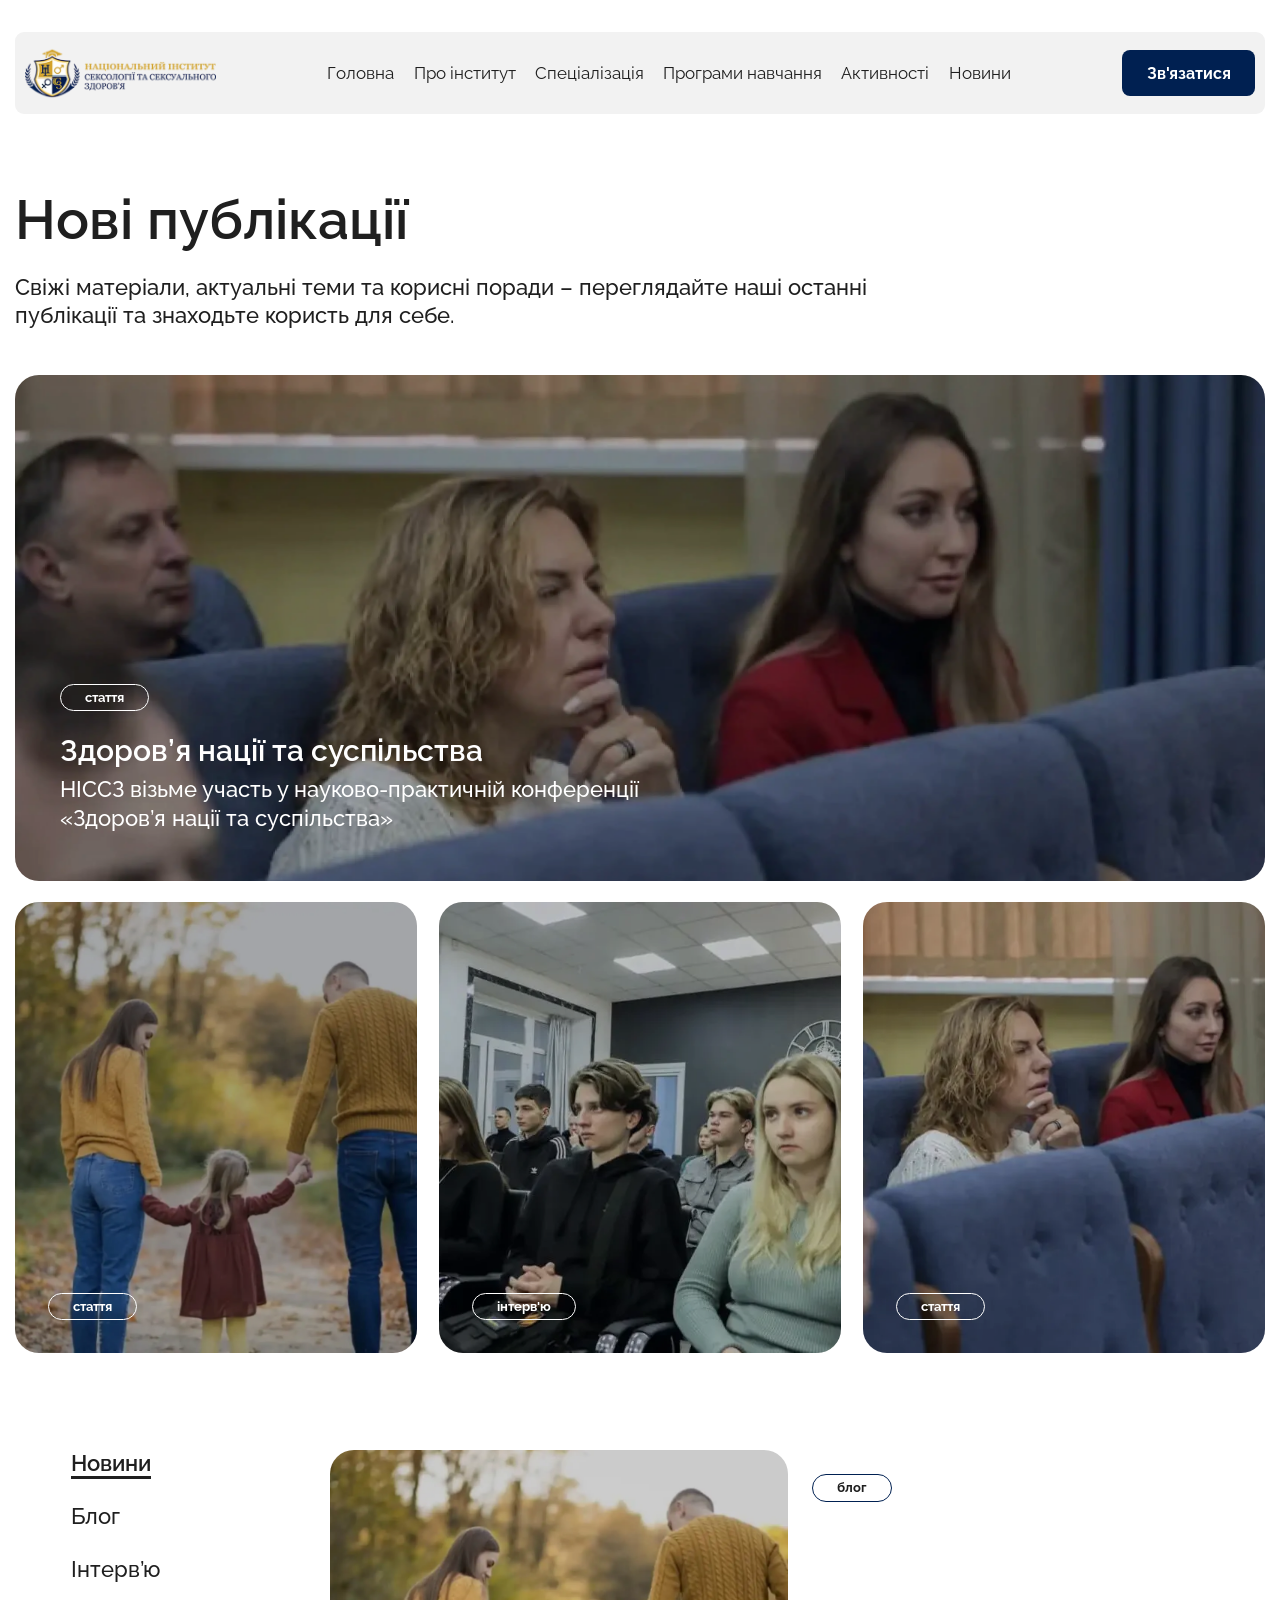
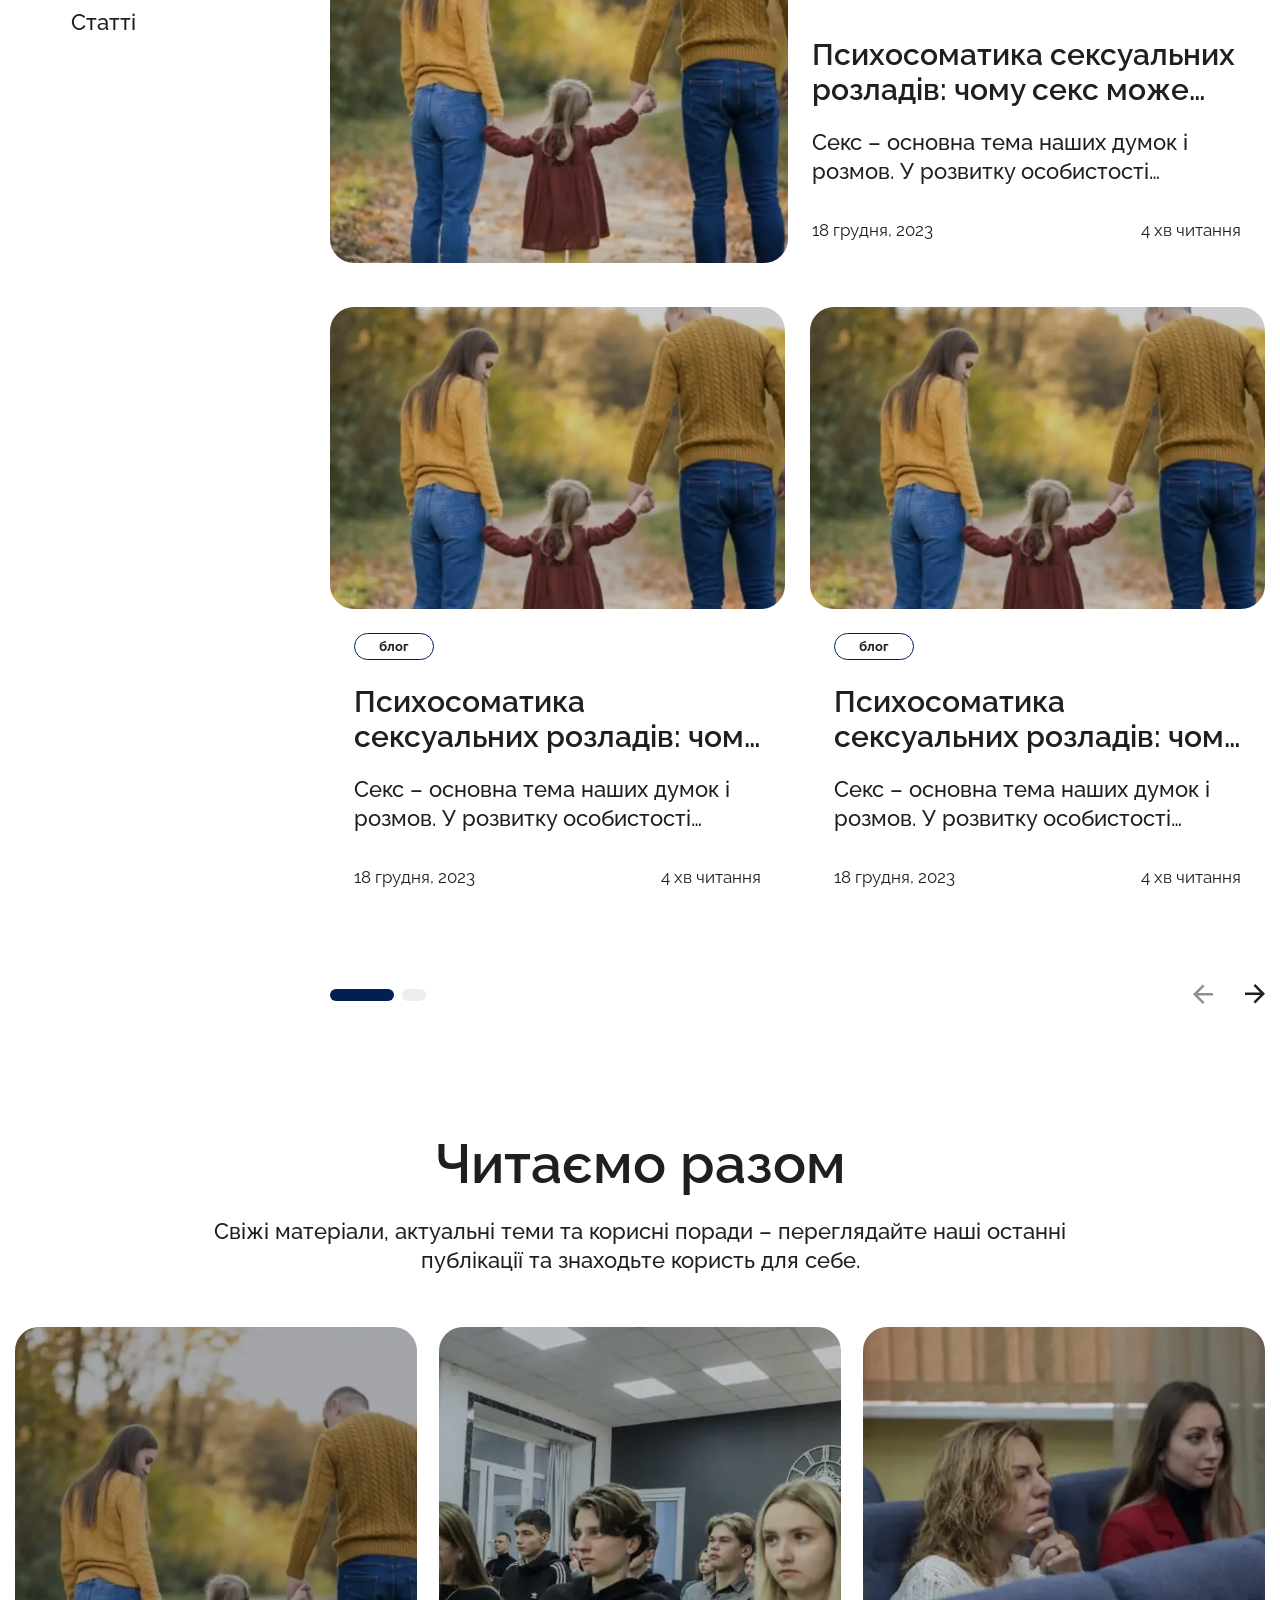
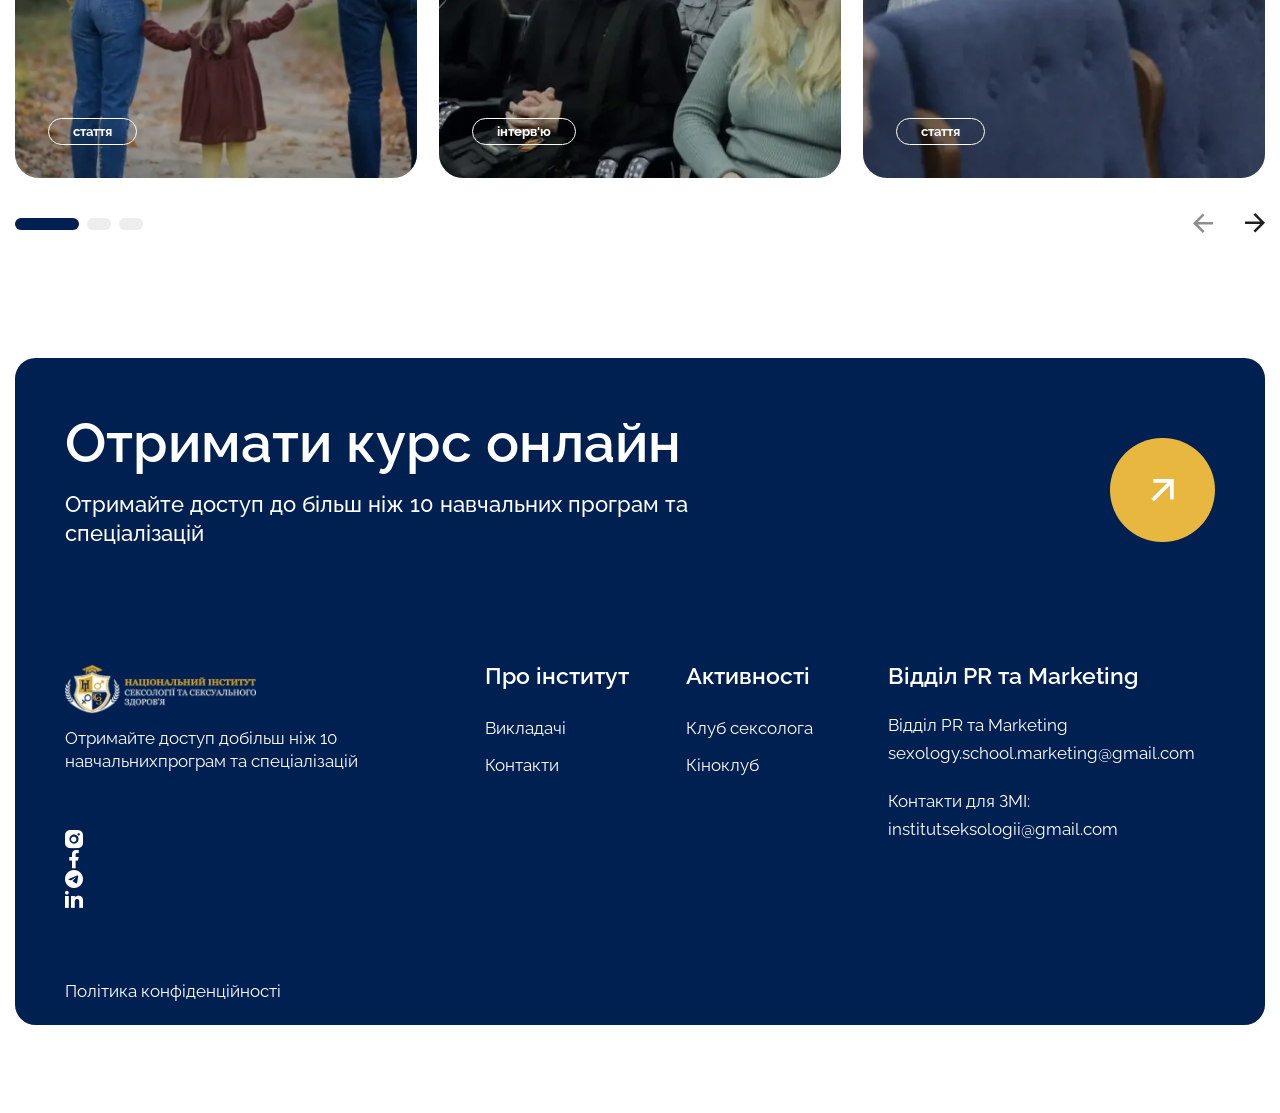
<file: general-news.html>
<!DOCTYPE html>
<html lang="uk">

<head>
	<title>Загальні Новини - НАЦІОНАЛЬНИЙ ІНСТИТУТ СЕКСОЛОГІЇ ТА СЕКСУАЛЬНОГО ЗДОРОВЯ</title>
	<meta charset="UTF-8">
	<meta name="format-detection" content="telephone=no">
	<style>
		body {
			opacity: 0;
		}
	</style>
	<link rel="stylesheet" href="css/style.min.css?_v=20250826140904">
	<link rel="shortcut icon" href="favicon.ico">
	<!-- <meta name="robots" content="noindex, nofollow"> -->
	<meta name="viewport" content="width=device-width, initial-scale=1.0">

	<meta name="keywords" content="здоров`я, навчання">

	<meta property="og:image" content="img/hero/02.webp">
	<meta property="og:title" content="Загальні Новини - НАЦІОНАЛЬНИЙ ІНСТИТУТ СЕКСОЛОГІЇ ТА СЕКСУАЛЬНОГО ЗДОРОВЯ">
	<meta property="og:type" content="website">
</head>

<body>
	<div class="wrapper">
		<header class="header" data-lp>
			<div class="header__container">
				<div class="header__body">
					<div class="logo">
						<a href="/" class="logo__icon img img--contain">
							<img src="img/logo.webp" alt="Logo">
						</a>
					</div>
					<div class="header__menu menu">
						<nav class="menu__body">
							<ul class="menu__list">
								<li class="menu__item"><a href="/" class="menu__link">Головна</a></li>
								<li class="menu__item"><a href="our-history.html" class="menu__link">Про інститут</a></li>
								<li class="menu__item"><a href="#" class="menu__link">Спеціалізація</a></li>
								<li class="menu__item"><a href="#" class="menu__link">Програми навчання</a></li>
								<li class="menu__item"><a href="#" class="menu__link">Активності</a></li>
								<li class="menu__item"><a href="general-news.html" class="menu__link">Новини</a></li>
							</ul>
						</nav>
					</div>
					<ul class="header__link-list">
						<li data-da=".menu__list,991.98,10"><a aria-label="phone" href="tel:" class="header__link button">Зв'язатися</a></li>
					</ul>
					<button type="button" class="icon-menu" aria-label="icon menu"><span></span></button>
				</div>
			</div>
		</header>
		<main class="general-news">
			<section class="new-publications">
				<div class="new-publications__container">
					<div class="new-publications__body">
						<h1 class="general-news__title title mb-24-16">Нові публікації</h1>
						<div class="general-news__text text mb-48-32">
							<p>Свіжі матеріали, актуальні теми та корисні поради – переглядайте наші останні публікації та знаходьте користь для себе.</p>
						</div>
						<div class="new-publications__items">
							<a href="#" class="general-news__item fb-100">
								<div class="general-news__item-img img">
									<img src="img/new-publications/01.webp" alt="People are listening attentively to the lecture">
								</div>
								<div class="general-news__item-text-content">
									<div class="general-news__item-label label label-white">стаття</div>
									<h4 class="general-news__item-title text text-big text-white">Здоров’я нації та суспільства</h4>
									<div class="general-news__item-text text text-white">
										<p>НІССЗ візьме участь у науково-практичній конференції «Здоров’я нації та суспільства»</p>
									</div>
								</div>
							</a>
							<a href="#" class="general-news__item">
								<div class="general-news__item-img img">
									<img src="img/new-publications/02.webp" alt="Little girl holding hands with mom and dad while walking in park">
								</div>
								<div class="general-news__item-text-content">
									<div class="general-news__item-label label label-white">стаття</div>
								</div>
							</a>
							<a href="#" class="general-news__item">
								<div class="general-news__item-img img">
									<img src="img/new-publications/03.webp" alt="People are listening attentively to the lecture">
								</div>
								<div class="general-news__item-text-content">
									<div class="general-news__item-label label label-white">інтерв'ю</div>
								</div>
							</a>
							<a href="#" class="general-news__item">
								<div class="general-news__item-img img">
									<img src="img/new-publications/04.webp" alt="People are listening attentively to the lecture">
								</div>
								<div class="general-news__item-text-content">
									<div class="general-news__item-label label label-white">стаття</div>
								</div>
							</a>
						</div>
					</div>
				</div>
			</section>
			<div class="categories">
				<div class="categories__container">
					<div class="categories__body">
						<div data-tabs class="categories__tabs">
							<nav data-tabs-titles class="categories__tabs-navigation">
								<button type="button" aria-label="Switch to the News tab" class="categories__tabs-title text _tab-active">Новини</button>
								<button type="button" aria-label="Switch to the Blog tab" class="categories__tabs-title text">Блог</button>
								<button type="button" aria-label="Switch to the Interview tab" class="categories__tabs-title text">Інтерв’ю</button>
								<button type="button" aria-label="Switch to the Articles tab" class="categories__tabs-title text">Статті</button>
							</nav>
							<div data-tabs-body class="categories__tabs-content">
								<div class="categories__tabs-body">
									<div class="categories__slider swiper slide-1">
										<div class="categories__wrapper swiper-wrapper">
											<div class="categories__slide swiper-slide">
												<div class="categories__item">
													<a href="#" class="categories__item-img img">
														<img src="img/new-publications/02.webp" alt="Little girl holding hands with mom and dad while walking in park">
													</a>
													<div class="categories__item-text-content">
														<div class="categories__item-label label">блог</div>
														<a href="#" class="categories__item-title text text-big mb-24-16">Психосоматика сексуальних розладів: чому секс може викликати огиду?</a>
														<div class="categories__item-text text mb-40-24">
															<p>Секс – основна тема наших думок і розмов. У розвитку особистості сексуальне бажання грає ключову роль, секс впритул пов’язаний із</p>
														</div>
														<div class="categories__item-info">
															<div class="categories__item-date">
																<p>18 грудня, 2023</p>
															</div>
															<div class="categories__item-time">
																<p>4 хв читання</p>
															</div>
														</div>
													</div>
												</div>
												<div class="categories__item">
													<a href="#" class="categories__item-img img">
														<img src="img/new-publications/02.webp" alt="Little girl holding hands with mom and dad while walking in park">
													</a>
													<div class="categories__item-text-content">
														<div class="categories__item-label label">блог</div>
														<a href="#" class="categories__item-title text text-big mb-24-16">Психосоматика сексуальних розладів: чому секс може викликати огиду?</a>
														<div class="categories__item-text text mb-40-24">
															<p>Секс – основна тема наших думок і розмов. У розвитку особистості сексуальне бажання грає ключову роль, секс впритул пов’язаний із</p>
														</div>
														<div class="categories__item-info">
															<div class="categories__item-date">
																<p>18 грудня, 2023</p>
															</div>
															<div class="categories__item-time">
																<p>4 хв читання</p>
															</div>
														</div>
													</div>
												</div>
												<div class="categories__item">
													<a href="#" class="categories__item-img img">
														<img src="img/new-publications/02.webp" alt="Little girl holding hands with mom and dad while walking in park">
													</a>
													<div class="categories__item-text-content">
														<div class="categories__item-label label">блог</div>
														<a href="#" class="categories__item-title text text-big mb-24-16">Психосоматика сексуальних розладів: чому секс може викликати огиду?</a>
														<div class="categories__item-text text mb-40-24">
															<p>Секс – основна тема наших думок і розмов. У розвитку особистості сексуальне бажання грає ключову роль, секс впритул пов’язаний із</p>
														</div>
														<div class="categories__item-info">
															<div class="categories__item-date">
																<p>18 грудня, 2023</p>
															</div>
															<div class="categories__item-time">
																<p>4 хв читання</p>
															</div>
														</div>
													</div>
												</div>
											</div>
											<div class="categories__slide swiper-slide">
												<div class="categories__item">
													<a href="#" class="categories__item-img img">
														<img src="img/new-publications/02.webp" alt="Little girl holding hands with mom and dad while walking in park">
													</a>
													<div class="categories__item-text-content">
														<div class="categories__item-label label">блог</div>
														<a href="#" class="categories__item-title text text-big mb-24-16">Психосоматика сексуальних розладів: чому секс може викликати огиду?</a>
														<div class="categories__item-text text mb-40-24">
															<p>Секс – основна тема наших думок і розмов. У розвитку особистості сексуальне бажання грає ключову роль, секс впритул пов’язаний із</p>
														</div>
														<div class="categories__item-info">
															<div class="categories__item-date">
																<p>18 грудня, 2023</p>
															</div>
															<div class="categories__item-time">
																<p>4 хв читання</p>
															</div>
														</div>
													</div>
												</div>
												<div class="categories__item">
													<a href="#" class="categories__item-img img">
														<img src="img/new-publications/02.webp" alt="Little girl holding hands with mom and dad while walking in park">
													</a>
													<div class="categories__item-text-content">
														<div class="categories__item-label label">блог</div>
														<a href="#" class="categories__item-title text text-big mb-24-16">Психосоматика сексуальних розладів: чому секс може викликати огиду?</a>
														<div class="categories__item-text text mb-40-24">
															<p>Секс – основна тема наших думок і розмов. У розвитку особистості сексуальне бажання грає ключову роль, секс впритул пов’язаний із</p>
														</div>
														<div class="categories__item-info">
															<div class="categories__item-date">
																<p>18 грудня, 2023</p>
															</div>
															<div class="categories__item-time">
																<p>4 хв читання</p>
															</div>
														</div>
													</div>
												</div>
												<div class="categories__item">
													<a href="#" class="categories__item-img img">
														<img src="img/new-publications/02.webp" alt="Little girl holding hands with mom and dad while walking in park">
													</a>
													<div class="categories__item-text-content">
														<div class="categories__item-label label">блог</div>
														<a href="#" class="categories__item-title text text-big mb-24-16">Психосоматика сексуальних розладів: чому секс може викликати огиду?</a>
														<div class="categories__item-text text mb-40-24">
															<p>Секс – основна тема наших думок і розмов. У розвитку особистості сексуальне бажання грає ключову роль, секс впритул пов’язаний із</p>
														</div>
														<div class="categories__item-info">
															<div class="categories__item-date">
																<p>18 грудня, 2023</p>
															</div>
															<div class="categories__item-time">
																<p>4 хв читання</p>
															</div>
														</div>
													</div>
												</div>
											</div>
										</div>
										<div class="swiper-actions">
											<div class="swiper-pagination main"></div>
											<div class="swiper__buttons">
												<button type="button" aria-label="Previous slide button" class="swiper-button-prev icon-slider-arrow"></button>
												<button type="button" aria-label="Next slide button" class="swiper-button-next icon-slider-arrow"></button>
											</div>
										</div>
									</div>
								</div>
								<div class="categories__tabs-body">
									Вміст другого таба
								</div>
								<div class="categories__tabs-body">
									Вміст третього таба
								</div>
								<div class="categories__tabs-body">
									Вміст четвертого таба
								</div>
							</div>
						</div>
					</div>
				</div>
			</div>
			<section class="read-together">
				<div class="read-together__container">
					<div class="read-together__body">
						<h2 class="general-news__title title title-center mb-24-16">Читаємо разом</h2>
						<div class="general-news__text text text-center mb-56-40">
							<p>Свіжі матеріали, актуальні теми та корисні поради – переглядайте наші останні публікації та знаходьте користь для себе.</p>
						</div>
						<div class="read-together__slider swiper slide-1">
							<div class="read-together__wrapper swiper-wrapper">
								<div class="read-together__slide swiper-slide">
									<a href="#" class="general-news__item">
										<div class="general-news__item-img img">
											<img src="img/new-publications/02.webp" alt="Little girl holding hands with mom and dad while walking in park">
										</div>
										<div class="general-news__item-text-content">
											<div class="general-news__item-label label label-white">стаття</div>
										</div>
									</a>
									<a href="#" class="general-news__item">
										<div class="general-news__item-img img">
											<img src="img/new-publications/03.webp" alt="People are listening attentively to the lecture">
										</div>
										<div class="general-news__item-text-content">
											<div class="general-news__item-label label label-white">інтерв'ю</div>
										</div>
									</a>
									<a href="#" class="general-news__item">
										<div class="general-news__item-img img">
											<img src="img/new-publications/04.webp" alt="People are listening attentively to the lecture">
										</div>
										<div class="general-news__item-text-content">
											<div class="general-news__item-label label label-white">стаття</div>
										</div>
									</a>
								</div>
								<div class="read-together__slide swiper-slide">
									<a href="#" class="general-news__item">
										<div class="general-news__item-img img">
											<img src="img/new-publications/04.webp" alt="People are listening attentively to the lecture">
										</div>
										<div class="general-news__item-text-content">
											<div class="general-news__item-label label label-white">стаття</div>
										</div>
									</a>
									<a href="#" class="general-news__item">
										<div class="general-news__item-img img">
											<img src="img/new-publications/02.webp" alt="Little girl holding hands with mom and dad while walking in park">
										</div>
										<div class="general-news__item-text-content">
											<div class="general-news__item-label label label-white">стаття</div>
										</div>
									</a>
									<a href="#" class="general-news__item">
										<div class="general-news__item-img img">
											<img src="img/new-publications/03.webp" alt="People are listening attentively to the lecture">
										</div>
										<div class="general-news__item-text-content">
											<div class="general-news__item-label label label-white">інтерв'ю</div>
										</div>
									</a>
								</div>
								<div class="read-together__slide swiper-slide">
									<a href="#" class="general-news__item">
										<div class="general-news__item-img img">
											<img src="img/new-publications/03.webp" alt="People are listening attentively to the lecture">
										</div>
										<div class="general-news__item-text-content">
											<div class="general-news__item-label label label-white">стаття</div>
										</div>
									</a>
									<a href="#" class="general-news__item">
										<div class="general-news__item-img img">
											<img src="img/new-publications/04.webp" alt="People are listening attentively to the lecture">
										</div>
										<div class="general-news__item-text-content">
											<div class="general-news__item-label label label-white">стаття</div>
										</div>
									</a>
									<a href="#" class="general-news__item">
										<div class="general-news__item-img img">
											<img src="img/new-publications/02.webp" alt="Little girl holding hands with mom and dad while walking in park">
										</div>
										<div class="general-news__item-text-content">
											<div class="general-news__item-label label label-white">інтерв'ю</div>
										</div>
									</a>
								</div>
							</div>
							<div class="swiper-actions">
								<div class="swiper-pagination main"></div>
								<div class="swiper__buttons">
									<button type="button" aria-label="Previous slide button" class="swiper-button-prev icon-slider-arrow"></button>
									<button type="button" aria-label="Next slide button" class="swiper-button-next icon-slider-arrow"></button>
								</div>
							</div>
						</div>
					</div>
				</div>
			</section>
		</main>
		<footer class="footer" data-watch data-watch-once data-watch-margin="-150px">
			<div class="footer__container">
				<div class="footer__body">
					<div class="footer__top">
						<a href="" aria-label="The link is an icon where you can get the course online" class="footer__top-button button arrow icon-arrow"></a>
						<a href="" aria-label="Get the course online" class="footer__top-title title title-white mb-16">
							<span>Отримати</span>
							<span>курс</span>
							<span>онлайн</span>
						</a>
						<div class="footer__top-text text text-white mb-16">
							<p>
								<span>Отримайте доступ до</span>
								<span>більш ніж 10 навчальних</span>
								<span>програм та спеціалізацій</span>
							</p>
						</div>
					</div>
					<div class="footer__row">
						<div class="footer__column">
							<div class="footer__logo logo mb-12">
								<a href="/" class="logo__icon img img--contain">
									<img src="img/logo-light.webp" alt="Logo">
								</a>
							</div>
							<div class="footer__text">
								<p><span>Отримайте доступ добільш ніж 10 навчальних</span><span>програм та спеціалізацій</span></p>
							</div>
							<ul class="footer__socials-list socials-list white mb-12">
								<li class="socials-list__item"><a href="" aria-label="Link icon that leads to our Instagram page" class="socials-list__link icon-instagram"></a></li>
								<li class="socials-list__item"><a href="" aria-label="Link icon that leads to our Facebook page" class="socials-list__link icon-facebook"></a></li>
								<li class="socials-list__item"><a href="" aria-label="Link icon that leads to our Telegram page" class="socials-list__link icon-telegram"></a></li>
								<li class="socials-list__item"><a href="" aria-label="Link icon that leads to our Linkedin page" class="socials-list__link icon-linkedin"></a></li>
							</ul>
						</div>
						<div class="footer__column">
							<h4 class="footer__column-title">Про інститут</h4>
							<ul class="footer__list">
								<li class="footer__list-item">
									<a href="team.html" class="footer__list-link">Викладачі</a>
								</li>
								<li class="footer__list-item">
									<a href="" class="footer__list-link">Контакти</a>
								</li>
							</ul>
						</div>
						<div class="footer__column">
							<h4 class="footer__column-title">Активності</h4>
							<ul class="footer__list">
								<li class="footer__list-item">
									<a href="" class="footer__list-link">Клуб сексолога</a>
								</li>
								<li class="footer__list-item">
									<a href="" class="footer__list-link">Кіноклуб</a>
								</li>
							</ul>
						</div>
						<div class="footer__column">
							<h4 class="footer__column-title">Відділ PR та Marketing</h4>
							<ul class="footer__list">
								<li class="footer__list-item">
									<ul class="footer__sub-list">
										<li class="footer__sub-list-item">Відділ PR та Marketing</li>
										<li class="footer__sub-list-item">
											<a class="footer__sub-link" href="mailto:sexology.school.marketing@gmail.com">sexology.school.marketing@gmail.com</a>
										</li>
									</ul>
									<ul class="footer__sub-list">
										<li class="footer__sub-list-item">Контакти для ЗМІ:</li>
										<li class="footer__sub-list-item">
											<a class="footer__sub-link" href="mailto:institutseksologii@gmail.com">institutseksologii@gmail.com</a>
										</li>
									</ul>
								</li>
							</ul>
						</div>
					</div>
					<div class="footer__bottom">
						<p>Політика конфіденційності</p>
					</div>
				</div>
			</div>
		</footer>
	</div>
	<script src="js/app.min.js?_v=20250826140904"></script>
</body>


</html>
</file>
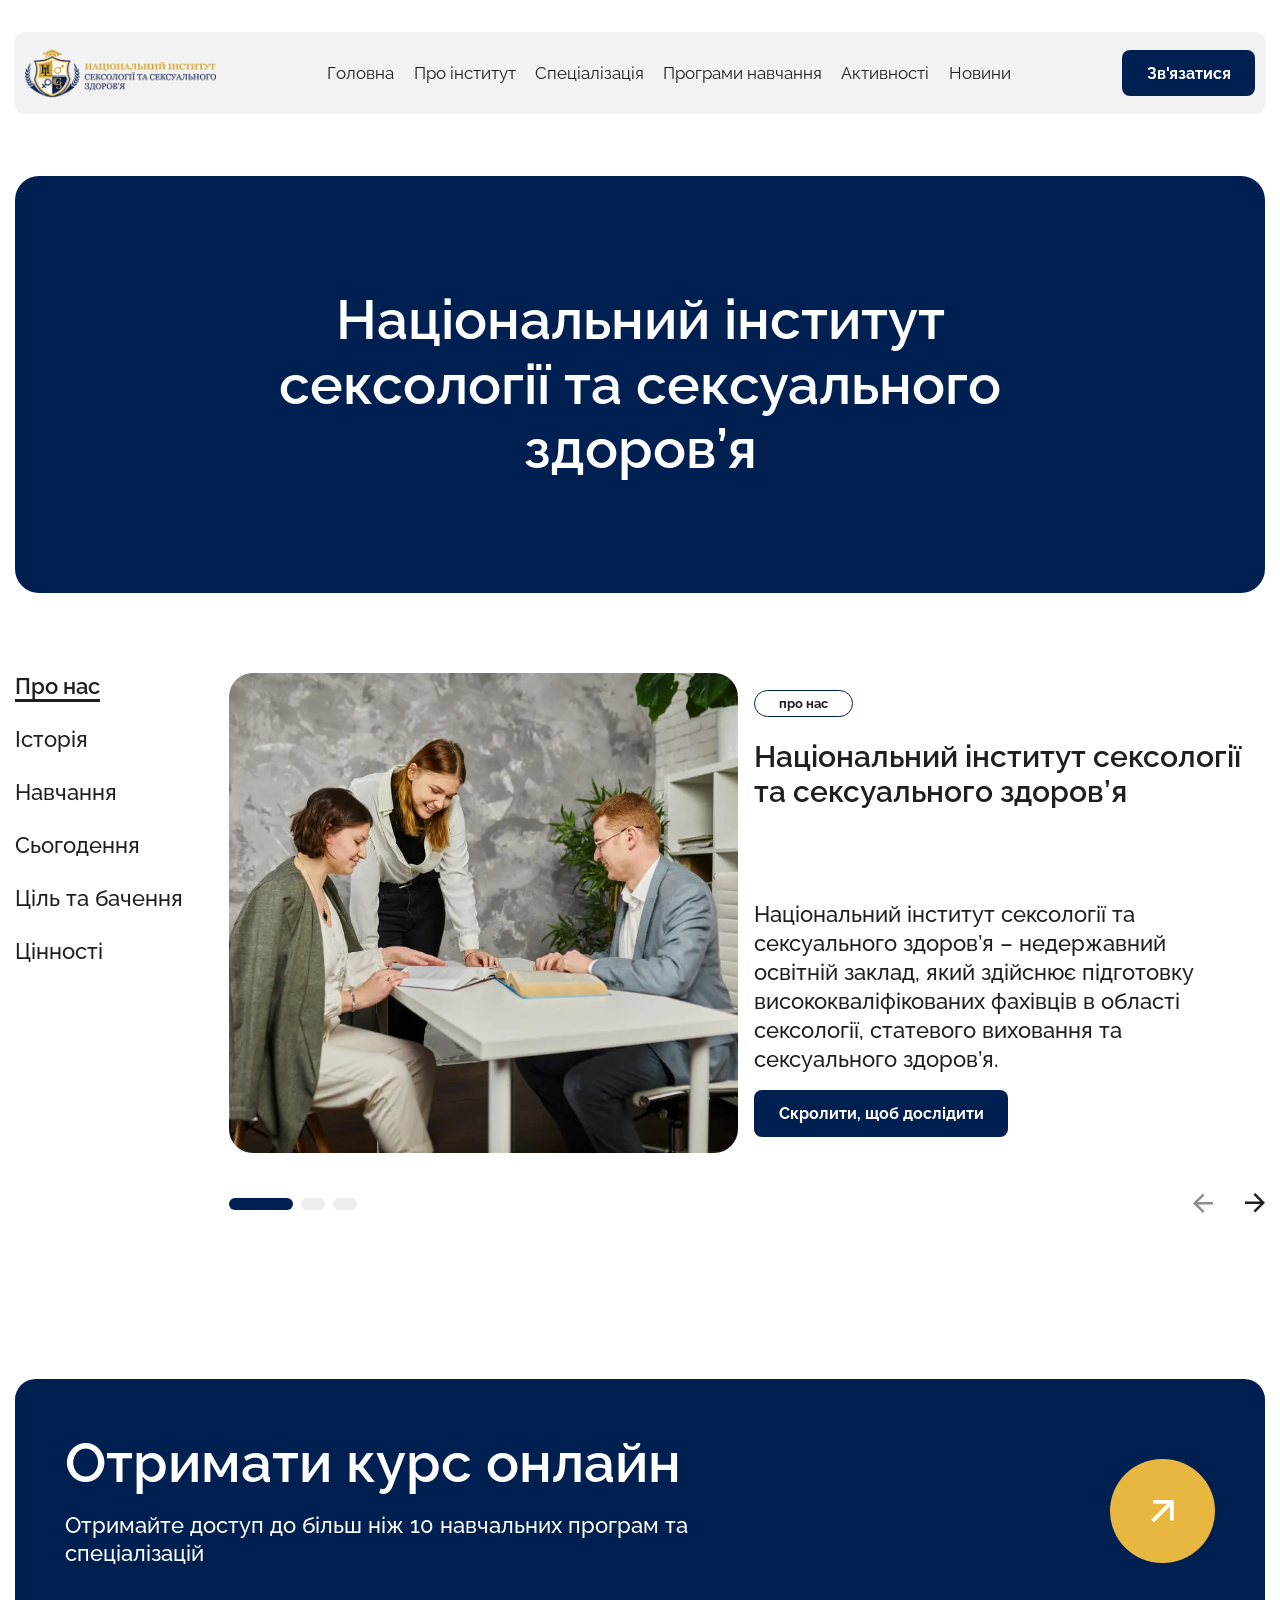
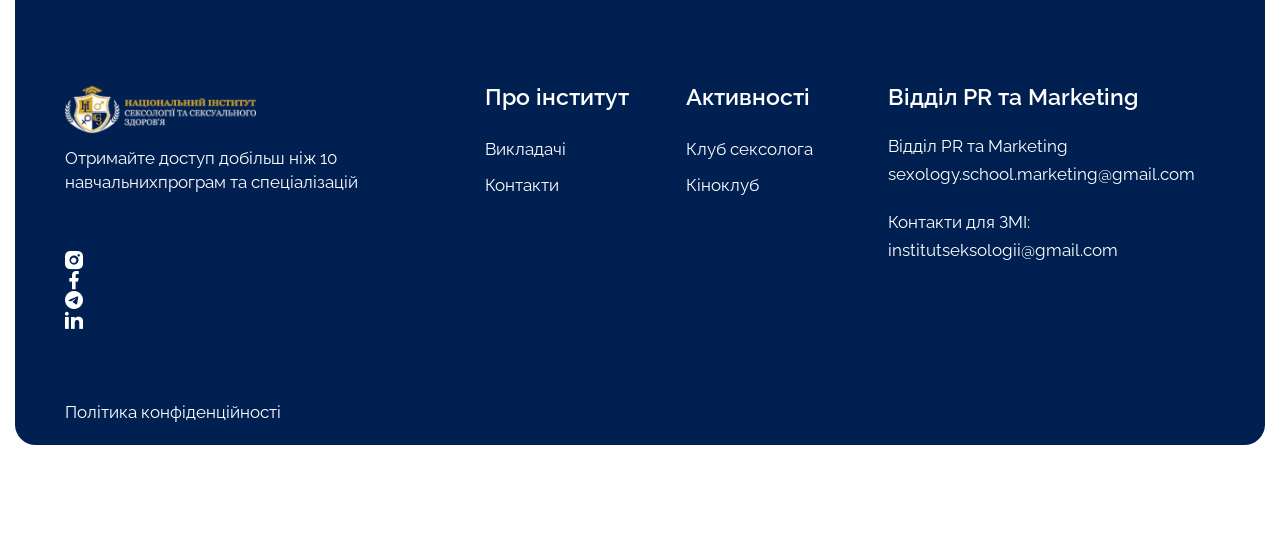
<file: our-history.html>
<!DOCTYPE html>
<html lang="uk">

<head>
	<title>Про Інститут - НАЦІОНАЛЬНИЙ ІНСТИТУТ СЕКСОЛОГІЇ ТА СЕКСУАЛЬНОГО ЗДОРОВЯ</title>
	<meta charset="UTF-8">
	<meta name="format-detection" content="telephone=no">
	<style>
		body {
			opacity: 0;
		}
	</style>
	<link rel="stylesheet" href="css/style.min.css?_v=20250826140904">
	<link rel="shortcut icon" href="favicon.ico">
	<!-- <meta name="robots" content="noindex, nofollow"> -->
	<meta name="viewport" content="width=device-width, initial-scale=1.0">

	<meta name="keywords" content="здоров`я, навчання">

	<meta property="og:image" content="img/hero/02.webp">
	<meta property="og:title" content="Про Інститут - НАЦІОНАЛЬНИЙ ІНСТИТУТ СЕКСОЛОГІЇ ТА СЕКСУАЛЬНОГО ЗДОРОВЯ">
	<meta property="og:type" content="website">
</head>

<body>
	<div class="wrapper">
		<header class="header" data-lp>
			<div class="header__container">
				<div class="header__body">
					<div class="logo">
						<a href="/" class="logo__icon img img--contain">
							<img src="img/logo.webp" alt="Logo">
						</a>
					</div>
					<div class="header__menu menu">
						<nav class="menu__body">
							<ul class="menu__list">
								<li class="menu__item"><a href="/" class="menu__link">Головна</a></li>
								<li class="menu__item"><a href="our-history.html" class="menu__link">Про інститут</a></li>
								<li class="menu__item"><a href="#" class="menu__link">Спеціалізація</a></li>
								<li class="menu__item"><a href="#" class="menu__link">Програми навчання</a></li>
								<li class="menu__item"><a href="#" class="menu__link">Активності</a></li>
								<li class="menu__item"><a href="general-news.html" class="menu__link">Новини</a></li>
							</ul>
						</nav>
					</div>
					<ul class="header__link-list">
						<li data-da=".menu__list,991.98,10"><a aria-label="phone" href="tel:" class="header__link button">Зв'язатися</a></li>
					</ul>
					<button type="button" class="icon-menu" aria-label="icon menu"><span></span></button>
				</div>
			</div>
		</header>
		<main class="our-history">
			<div class="our-history__container">
				<div class="our-history__body">
					<h1 class="our-history__title title title-white title-center">Національний інститут сексології та сексуального здоров’я</h1>
					<div class="our-history__content">
						<nav class="our-history__nav">
							<ul class="our-history__nav-list">
								<li class="our-history__nav-item text active">Про нас</li>
								<li class="our-history__nav-item text">Історія</li>
								<li class="our-history__nav-item text">Навчання</li>
								<li class="our-history__nav-item text">Сьогодення</li>
								<li class="our-history__nav-item text">Ціль та бачення</li>
								<li class="our-history__nav-item text">Цінності</li>
							</ul>
						</nav>
						<div class="our-history__slider">
							<div class="our-history__wrapper swiper-wrapper">
								<div class="our-history__slide swiper-slide">
									<div class="our-history__about-us">
										<div class="our-history__about-us-img img">
											<img src="img/hero/01.webp" alt="Image">
										</div>
										<div class="our-history__about-us-text-content">
											<div class="our-history__about-us-label label mb-24-16">про нас</div>
											<h3 class="our-history__about-us-title text text-big mb-24-16">Національний інститут сексології та сексуального здоров’я</h3>
											<div class="our-history__about-us-text text mb-16">
												<p>Національний інститут сексології та сексуального здоров’я – недержавний освітній заклад, який здійснює підготовку висококваліфікованих фахівців в області сексології, статевого виховання та сексуального здоров’я.</p>
											</div>
											<button class="our-history__about-us-button button">Скролити, щоб дослідити</button>
										</div>
									</div>
								</div>
								<div class="our-history__slide swiper-slide">
									<div class="our-history__about-us">
										<div class="our-history__about-us-img img">
											<img src="img/hero/01.webp" alt="Image">
										</div>
										<div class="our-history__about-us-text-content">
											<div class="our-history__about-us-label label mb-24-16">про нас</div>
											<h3 class="our-history__about-us-title text text-big mb-24-16">Національний інститут сексології та сексуального здоров’я</h3>
											<div class="our-history__about-us-text text mb-16">
												<p>Національний інститут сексології та сексуального здоров’я – недержавний освітній заклад, який здійснює підготовку висококваліфікованих фахівців в області сексології, статевого виховання та сексуального здоров’я.</p>
											</div>
											<button class="our-history__about-us-button button">Скролити, щоб дослідити</button>
										</div>
									</div>
								</div>
								<div class="our-history__slide swiper-slide">
									<div class="our-history__about-us">
										<div class="our-history__about-us-img img">
											<img src="img/hero/01.webp" alt="Image">
										</div>
										<div class="our-history__about-us-text-content">
											<div class="our-history__about-us-label label mb-24-16">про нас</div>
											<h3 class="our-history__about-us-title text text-big mb-24-16">Національний інститут сексології та сексуального здоров’я</h3>
											<div class="our-history__about-us-text text mb-16">
												<p>Національний інститут сексології та сексуального здоров’я – недержавний освітній заклад, який здійснює підготовку висококваліфікованих фахівців в області сексології, статевого виховання та сексуального здоров’я.</p>
											</div>
											<button class="our-history__about-us-button button">Скролити, щоб дослідити</button>
										</div>
									</div>
								</div>
							</div>
							<div class="swiper-actions">
								<div class="swiper-pagination main"></div>
								<div class="swiper__buttons">
									<button type="button" aria-label="Previous slide button" class="swiper-button-prev icon-slider-arrow"></button>
									<button type="button" aria-label="Next slide button" class="swiper-button-next icon-slider-arrow"></button>
								</div>
							</div>
						</div>
					</div>
				</div>
			</div>
		</main>
		<footer class="footer" data-watch data-watch-once data-watch-margin="-150px">
			<div class="footer__container">
				<div class="footer__body">
					<div class="footer__top">
						<a href="" aria-label="The link is an icon where you can get the course online" class="footer__top-button button arrow icon-arrow"></a>
						<a href="" aria-label="Get the course online" class="footer__top-title title title-white mb-16">
							<span>Отримати</span>
							<span>курс</span>
							<span>онлайн</span>
						</a>
						<div class="footer__top-text text text-white mb-16">
							<p>
								<span>Отримайте доступ до</span>
								<span>більш ніж 10 навчальних</span>
								<span>програм та спеціалізацій</span>
							</p>
						</div>
					</div>
					<div class="footer__row">
						<div class="footer__column">
							<div class="footer__logo logo mb-12">
								<a href="/" class="logo__icon img img--contain">
									<img src="img/logo-light.webp" alt="Logo">
								</a>
							</div>
							<div class="footer__text">
								<p><span>Отримайте доступ добільш ніж 10 навчальних</span><span>програм та спеціалізацій</span></p>
							</div>
							<ul class="footer__socials-list socials-list white mb-12">
								<li class="socials-list__item"><a href="" aria-label="Link icon that leads to our Instagram page" class="socials-list__link icon-instagram"></a></li>
								<li class="socials-list__item"><a href="" aria-label="Link icon that leads to our Facebook page" class="socials-list__link icon-facebook"></a></li>
								<li class="socials-list__item"><a href="" aria-label="Link icon that leads to our Telegram page" class="socials-list__link icon-telegram"></a></li>
								<li class="socials-list__item"><a href="" aria-label="Link icon that leads to our Linkedin page" class="socials-list__link icon-linkedin"></a></li>
							</ul>
						</div>
						<div class="footer__column">
							<h4 class="footer__column-title">Про інститут</h4>
							<ul class="footer__list">
								<li class="footer__list-item">
									<a href="team.html" class="footer__list-link">Викладачі</a>
								</li>
								<li class="footer__list-item">
									<a href="" class="footer__list-link">Контакти</a>
								</li>
							</ul>
						</div>
						<div class="footer__column">
							<h4 class="footer__column-title">Активності</h4>
							<ul class="footer__list">
								<li class="footer__list-item">
									<a href="" class="footer__list-link">Клуб сексолога</a>
								</li>
								<li class="footer__list-item">
									<a href="" class="footer__list-link">Кіноклуб</a>
								</li>
							</ul>
						</div>
						<div class="footer__column">
							<h4 class="footer__column-title">Відділ PR та Marketing</h4>
							<ul class="footer__list">
								<li class="footer__list-item">
									<ul class="footer__sub-list">
										<li class="footer__sub-list-item">Відділ PR та Marketing</li>
										<li class="footer__sub-list-item">
											<a class="footer__sub-link" href="mailto:sexology.school.marketing@gmail.com">sexology.school.marketing@gmail.com</a>
										</li>
									</ul>
									<ul class="footer__sub-list">
										<li class="footer__sub-list-item">Контакти для ЗМІ:</li>
										<li class="footer__sub-list-item">
											<a class="footer__sub-link" href="mailto:institutseksologii@gmail.com">institutseksologii@gmail.com</a>
										</li>
									</ul>
								</li>
							</ul>
						</div>
					</div>
					<div class="footer__bottom">
						<p>Політика конфіденційності</p>
					</div>
				</div>
			</div>
		</footer>
	</div>
	<script src="js/app.min.js?_v=20250826140904"></script>
</body>


</html>
</file>
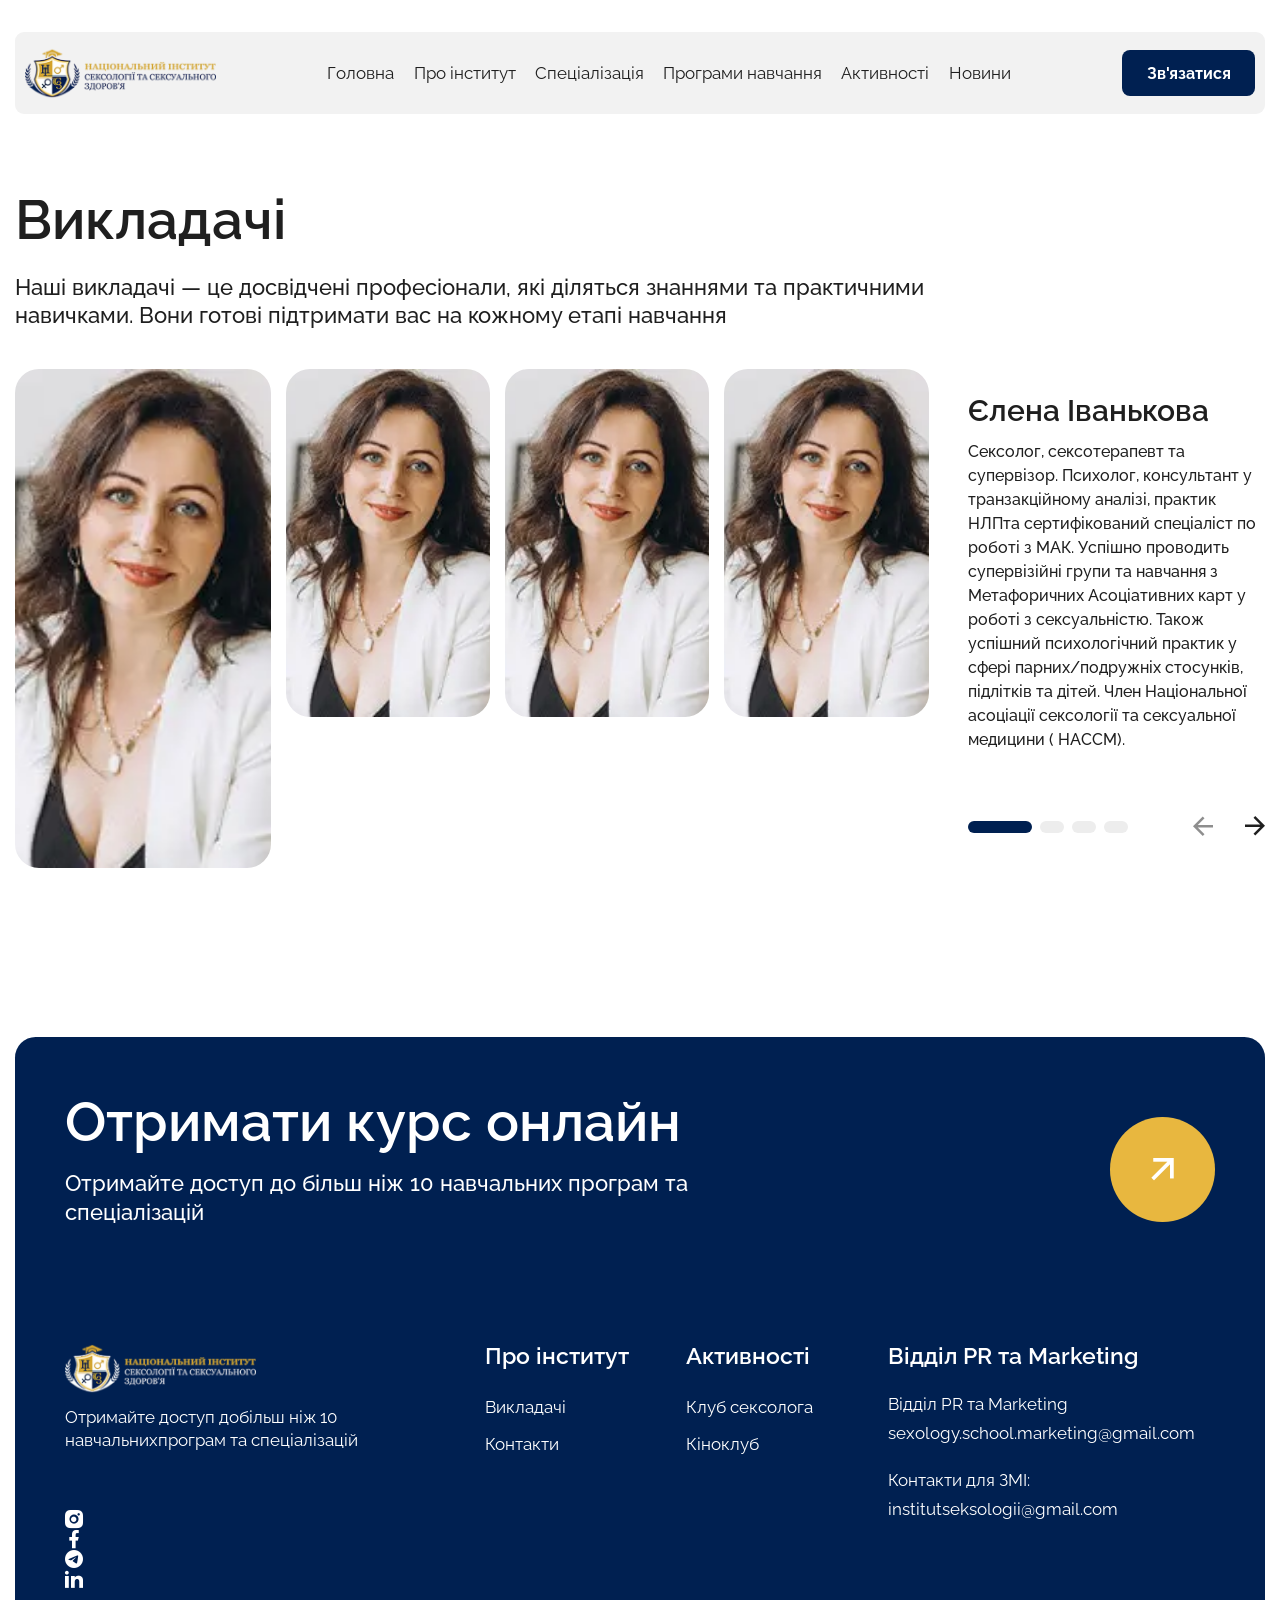
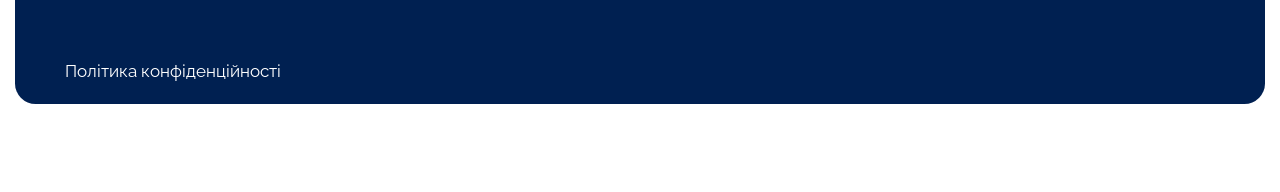
<file: team.html>
<!DOCTYPE html>
<html lang="uk">

<head>
	<title>Викладачі - НАЦІОНАЛЬНИЙ ІНСТИТУТ СЕКСОЛОГІЇ ТА СЕКСУАЛЬНОГО ЗДОРОВЯ</title>
	<meta charset="UTF-8">
	<meta name="format-detection" content="telephone=no">
	<style>
		body {
			opacity: 0;
		}
	</style>
	<link rel="stylesheet" href="css/style.min.css?_v=20250826140904">
	<link rel="shortcut icon" href="favicon.ico">
	<!-- <meta name="robots" content="noindex, nofollow"> -->
	<meta name="viewport" content="width=device-width, initial-scale=1.0">

	<meta name="keywords" content="здоров`я, навчання">

	<meta property="og:image" content="img/hero/02.webp">
	<meta property="og:title" content="Викладачі - НАЦІОНАЛЬНИЙ ІНСТИТУТ СЕКСОЛОГІЇ ТА СЕКСУАЛЬНОГО ЗДОРОВЯ">
	<meta property="og:type" content="website">
</head>

<body>
	<div class="wrapper">
		<header class="header" data-lp>
			<div class="header__container">
				<div class="header__body">
					<div class="logo">
						<a href="/" class="logo__icon img img--contain">
							<img src="img/logo.webp" alt="Logo">
						</a>
					</div>
					<div class="header__menu menu">
						<nav class="menu__body">
							<ul class="menu__list">
								<li class="menu__item"><a href="/" class="menu__link">Головна</a></li>
								<li class="menu__item"><a href="our-history.html" class="menu__link">Про інститут</a></li>
								<li class="menu__item"><a href="#" class="menu__link">Спеціалізація</a></li>
								<li class="menu__item"><a href="#" class="menu__link">Програми навчання</a></li>
								<li class="menu__item"><a href="#" class="menu__link">Активності</a></li>
								<li class="menu__item"><a href="general-news.html" class="menu__link">Новини</a></li>
							</ul>
						</nav>
					</div>
					<ul class="header__link-list">
						<li data-da=".menu__list,991.98,10"><a aria-label="phone" href="tel:" class="header__link button">Зв'язатися</a></li>
					</ul>
					<button type="button" class="icon-menu" aria-label="icon menu"><span></span></button>
				</div>
			</div>
		</header>
		<main class="team">
			<section class="teachers">
				<div class="teachers__container">
					<div class="teachers__body">
						<h1 class="teachers__title title mb-24-16">Викладачі</h1>
						<div class="teachers__text text mb-40-32">
							<p>Наші викладачі — це досвідчені професіонали, які діляться знаннями та практичними навичками. Вони готові підтримати вас на кожному етапі навчання</p>
						</div>
						<div class="teachers__content">
							<div class="teachers__imgs">
								<div class="teachers__imgs-wrapper swiper-wrapper">
									<div class="teachers__img img swiper-slide">
										<img src="img/team/01.webp" alt="Sexologist">
									</div>
									<div class="teachers__img img swiper-slide">
										<img src="img/team/01.webp" alt="Sexologist">
									</div>
									<div class="teachers__img img swiper-slide">
										<img src="img/team/01.webp" alt="Sexologist">
									</div>
									<div class="teachers__img img swiper-slide">
										<img src="img/team/01.webp" alt="Sexologist">
									</div>
								</div>
							</div>
							<div class="teachers__slider">
								<div class="teachers__wrapper swiper-wrapper">
									<div class="teachers__slide swiper-slide">
										<h4 class="teachers__slide-title text text-big">Єлена Іванькова</h4>
										<div class="teachers__slide-text">
											<p>Сексолог, сексотерапевт та супервізор. Психолог, консультант у транзакційному аналізі, практик НЛПта сертифікований спеціаліст по роботі з МАК. Успішно проводить супервізійні групи та навчання з Метафоричних Асоціативних карт у роботі з сексуальністю. Також успішний психологічний практик у сфері парних/подружніх стосунків, підлітків та дітей. Член Національної асоціації сексології та сексуальної медицини ( НАССМ).</p>
										</div>
									</div>
									<div class="teachers__slide swiper-slide">
										<h4 class="teachers__slide-title text text-big">Lorem, ipsum.</h4>
										<div class="teachers__slide-text">
											<p>Lorem ipsum dolor sit amet consectetur adipisicing elit. Assumenda, vitae.</p>
										</div>
									</div>
									<div class="teachers__slide swiper-slide">
										<h4 class="teachers__slide-title text text-big">Lorem, ipsum dolor.</h4>
										<div class="teachers__slide-text">
											<p>Lorem ipsum dolor sit amet, consectetur adipisicing elit. Eius, laboriosam omnis tempora exercitationem fuga deleniti.</p>
										</div>
									</div>
									<div class="teachers__slide swiper-slide">
										<h4 class="teachers__slide-title text text-big">Lorem ipsum dolor sit.</h4>
										<div class="teachers__slide-text">
											<p>Lorem, ipsum dolor sit amet consectetur adipisicing elit. Ex quam voluptates ipsa veniam corrupti itaque sint. Sapiente commodi inventore soluta.</p>
										</div>
									</div>
								</div>
								<div class="swiper-actions">
									<div class="swiper-pagination main"></div>
									<div class="swiper__buttons">
										<button type="button" aria-label="Previous slide button" class="swiper-button-prev icon-slider-arrow"></button>
										<button type="button" aria-label="Next slide button" class="swiper-button-next icon-slider-arrow"></button>
									</div>
								</div>
							</div>
						</div>
					</div>
				</div>
			</section>
		</main>
		<footer class="footer" data-watch data-watch-once data-watch-margin="-150px">
			<div class="footer__container">
				<div class="footer__body">
					<div class="footer__top">
						<a href="" aria-label="The link is an icon where you can get the course online" class="footer__top-button button arrow icon-arrow"></a>
						<a href="" aria-label="Get the course online" class="footer__top-title title title-white mb-16">
							<span>Отримати</span>
							<span>курс</span>
							<span>онлайн</span>
						</a>
						<div class="footer__top-text text text-white mb-16">
							<p>
								<span>Отримайте доступ до</span>
								<span>більш ніж 10 навчальних</span>
								<span>програм та спеціалізацій</span>
							</p>
						</div>
					</div>
					<div class="footer__row">
						<div class="footer__column">
							<div class="footer__logo logo mb-12">
								<a href="/" class="logo__icon img img--contain">
									<img src="img/logo-light.webp" alt="Logo">
								</a>
							</div>
							<div class="footer__text">
								<p><span>Отримайте доступ добільш ніж 10 навчальних</span><span>програм та спеціалізацій</span></p>
							</div>
							<ul class="footer__socials-list socials-list white mb-12">
								<li class="socials-list__item"><a href="" aria-label="Link icon that leads to our Instagram page" class="socials-list__link icon-instagram"></a></li>
								<li class="socials-list__item"><a href="" aria-label="Link icon that leads to our Facebook page" class="socials-list__link icon-facebook"></a></li>
								<li class="socials-list__item"><a href="" aria-label="Link icon that leads to our Telegram page" class="socials-list__link icon-telegram"></a></li>
								<li class="socials-list__item"><a href="" aria-label="Link icon that leads to our Linkedin page" class="socials-list__link icon-linkedin"></a></li>
							</ul>
						</div>
						<div class="footer__column">
							<h4 class="footer__column-title">Про інститут</h4>
							<ul class="footer__list">
								<li class="footer__list-item">
									<a href="team.html" class="footer__list-link">Викладачі</a>
								</li>
								<li class="footer__list-item">
									<a href="" class="footer__list-link">Контакти</a>
								</li>
							</ul>
						</div>
						<div class="footer__column">
							<h4 class="footer__column-title">Активності</h4>
							<ul class="footer__list">
								<li class="footer__list-item">
									<a href="" class="footer__list-link">Клуб сексолога</a>
								</li>
								<li class="footer__list-item">
									<a href="" class="footer__list-link">Кіноклуб</a>
								</li>
							</ul>
						</div>
						<div class="footer__column">
							<h4 class="footer__column-title">Відділ PR та Marketing</h4>
							<ul class="footer__list">
								<li class="footer__list-item">
									<ul class="footer__sub-list">
										<li class="footer__sub-list-item">Відділ PR та Marketing</li>
										<li class="footer__sub-list-item">
											<a class="footer__sub-link" href="mailto:sexology.school.marketing@gmail.com">sexology.school.marketing@gmail.com</a>
										</li>
									</ul>
									<ul class="footer__sub-list">
										<li class="footer__sub-list-item">Контакти для ЗМІ:</li>
										<li class="footer__sub-list-item">
											<a class="footer__sub-link" href="mailto:institutseksologii@gmail.com">institutseksologii@gmail.com</a>
										</li>
									</ul>
								</li>
							</ul>
						</div>
					</div>
					<div class="footer__bottom">
						<p>Політика конфіденційності</p>
					</div>
				</div>
			</div>
		</footer>
	</div>
	<script src="js/app.min.js?_v=20250826140904"></script>
</body>


</html>
</file>
<file: css/style.min.css>
@font-face{font-family:icons;font-display:swap;src:url(../fonts/icons.woff2) format("woff2");font-weight:400;font-style:normal}@font-face{font-family:Raleway;font-display:swap;src:url(../fonts/Raleway-Bold.woff2) format("woff2");font-weight:700;font-style:normal}@font-face{font-family:Raleway;font-display:swap;src:url(../fonts/Raleway-SemiBold.woff2) format("woff2");font-weight:600;font-style:normal}@font-face{font-family:Raleway;font-display:swap;src:url(../fonts/Raleway-Medium.woff2) format("woff2");font-weight:500;font-style:normal}@font-face{font-family:Raleway;font-display:swap;src:url(../fonts/Raleway-Regular.woff2) format("woff2");font-weight:400;font-style:normal}.checked::before,[class*=icon-]::before{font-family:icons;font-style:normal;font-weight:400;font-variant:normal;text-transform:none;line-height:1;-webkit-font-smoothing:antialiased;-moz-osx-font-smoothing:grayscale}.icon-arrow:before{content:""}.icon-checked:before{content:""}.icon-facebook:before{content:""}.icon-instagram:before{content:""}.icon-linkedin:before{content:""}.icon-slider-arrow:before{content:""}.icon-telegram:before{content:""}.icon-star:before{content:""}:root{--white:#FFFFFF;--main:#002051;--accent:#E8B73F;--neutral:#EDEDED;--neutral-10:#FFFFFF;--neutral-20:#F2F2F2;--neutral-30:#EDEDED;--neutral-40:#B2B2B2;--neutral-50:#8E8E8E;--neutral-80:#616161;--neutral-100:#191919;--success:#63AB24;--danger:#DE3F26;--text-dark:#1F1F1F;--text-light:#ffffff;--filter-dark-20:rgba(4, 14, 29, 0.2);--filter-dark-40:rgba(0, 0, 0, 0.4);--filter-dark-50:rgba(0, 0, 0, 0.5);--filter-purple-50:rgba(0, 32, 81, 0.5);--shadow-menu:rgba(4, 14, 29, 0.25)}*{padding:0;margin:0;border:0}*,*::after,*::before{box-sizing:border-box}*::after,*::before{display:inline-block}body,html{height:100%;min-width:320px}body{color:var(--text-dark);line-height:1;font-family:Raleway;font-size:1.125rem;-ms-text-size-adjust:100%;-moz-text-size-adjust:100%;-webkit-text-size-adjust:100%;-webkit-font-smoothing:antialiased;-moz-osx-font-smoothing:grayscale}button,input,textarea{font-family:Raleway;font-size:inherit;line-height:inherit;color:inherit;background-color:rgba(0,0,0,0)}input,textarea{width:100%}label{display:inline-block}button,option,select{cursor:pointer}a{display:inline-block;color:inherit;text-decoration:none}ul li{list-style:none}img{vertical-align:top}h1,h2,h3,h4,h5,h6{font-weight:inherit;font-size:inherit}body{background-color:var(--white);cursor:default}.lock body{overflow:hidden;touch-action:none;-ms-scroll-chaining:none;overscroll-behavior:none}.loaded body{opacity:1;transition:opacity .2s}.wrapper{min-height:100%;display:flex;flex-direction:column;overflow:hidden}@supports (overflow:clip){.wrapper{overflow:clip}}.wrapper>main{flex:1 1 auto}.wrapper>*{min-width:0}[class*=__container]{max-width:103.875rem;margin:0 auto;padding:0 .9375rem}[class*="--gc"]{display:grid;min-width:0;grid-template-columns:.9375rem 1fr minmax(auto,102rem) 1fr .9375rem}[class*="--gc"]>*{min-width:0;grid-column:3/4}.button{display:inline-flex;justify-content:center;border-radius:.5rem;text-align:center;background-color:var(--main);color:var(--text-light);font-weight:700;line-height:166.666667%;transition:background-color .4s,color .4s}.button.white{background-color:var(--white);color:var(--text-dark)}.button.white-main{background-color:var(--white);color:var(--text-dark)}.button.arrow{aspect-ratio:1;flex-shrink:0;border-radius:50%;overflow:hidden;display:flex;align-items:center;justify-content:center;background-color:var(--accent)}.menu__body{height:100%;border-radius:0 0 .75rem .75rem}.menu__list{display:flex;flex-wrap:wrap;justify-content:flex-end;align-items:center}.menu__list li:has(.button){margin-top:1.53125rem}.menu__item{height:100%;position:relative}.menu__item::after{content:"";position:absolute;left:0;bottom:0;width:100%;background-color:var(--main);height:.25rem;-webkit-transform:translateY(110%);transform:translateY(110%);transition:-webkit-transform .3s;transition:transform .3s;transition:transform .3s,-webkit-transform .3s}.menu__item.active{pointer-events:none;font-weight:700}.menu__item.active::after{-webkit-transform:translateY(0);transform:translateY(0)}.menu__link{line-height:133.333333%;padding-block:1.875rem;transition:all .3s}.icon-menu{display:none}.ibg{width:100%;height:100%;-o-object-fit:cover;object-fit:cover}.ibg--top{-o-object-position:top;object-position:top}.ibg--bottom{-o-object-position:bottom;object-position:bottom}.ibg--left{-o-object-position:left;object-position:left}.ibg--right{-o-object-position:right;object-position:right}.ibg--contain{-o-object-fit:contain;object-fit:contain}.img img{width:100%;height:100%;-o-object-fit:cover;object-fit:cover}.img--contain img{-o-object-fit:contain;object-fit:contain}.img--top img{-o-object-position:top;object-position:top}.img--bottom img{-o-object-position:bottom;object-position:bottom}.img--left img{-o-object-position:left;object-position:left}.img--right img{-o-object-position:right;object-position:right}.logo{flex-shrink:0;width:12.6875rem;aspect-ratio:203/55;align-content:center;position:relative;z-index:1}.title{color:var(--text-dark);line-height:117.1875%;font-weight:600}.title-large{line-height:150%}.title-big{line-height:117.708333%}.title-center{text-align:center;margin-inline:auto}.title-white{color:var(--text-light)}.text{color:var(--text-dark);font-weight:500;line-height:133.333333%}.text p:not(:last-child){margin-bottom:1rem}.text-big{font-weight:600;line-height:118.75%}.text-center{margin-inline:auto;text-align:center}.text-white{color:var(--text-light)}.list{display:grid;gap:1rem}.list__item{display:flex;align-items:center;height:-webkit-fit-content;height:-moz-fit-content;height:fit-content}.checked::before{content:"";display:inline-flex;align-items:center;justify-content:center;align-self:flex-start;flex-shrink:0;aspect-ratio:1;border-radius:50%;overflow:hidden;color:var(--white)}.checked-main::before{background-color:var(--main)}.checked-accent::before{background-color:var(--accent)}.label{max-width:-webkit-fit-content;max-width:-moz-fit-content;max-width:fit-content;border-radius:2rem;padding:.25rem 1.5rem;border:.0625rem solid var(--main);font-weight:700;line-height:128.571429%;text-align:center;color:var(--text-dark)}.label-center{margin-inline:auto}.label-white{color:var(--text-light);border:.0625rem solid var(--neutral-10)}.label-red{color:var(--danger);border:.0625rem solid var(--danger)}.card{position:relative;overflow:hidden}.card.pd-inl-24{padding-inline:.625rem}.card.pd-inl-36{padding-inline:.625rem}.card.pd-inl-40{padding-inline:.625rem}.card.main{background-color:var(--main)}.card.accent{background-color:var(--accent)}.card.accent .card__text-content{background-color:var(--neutral-100);position:relative}.card.accent .card__text-content::before{content:"";position:absolute;z-index:-1;top:0;left:0;width:100%;height:100%;background-color:var(--accent)}.card.border-accent{border:.0625rem solid var(--accent)}.card.white{background-color:var(--neutral-10)}.card-wrapper:has(.review-author) .card{border-bottom-right-radius:0}.card__text-content{position:relative;z-index:1;text-align:start;height:100%;display:flex;flex-direction:column;align-items:flex-start}.card__text-content>*:last-child:not(:only-child){margin-top:auto}.card__decor{position:absolute;top:0;right:0;z-index:-1;height:100%;width:30%;aspect-ratio:1}.card__decor img{-o-object-position:top;object-position:top}.card__img{position:absolute;top:0;left:0;height:100%;width:100%}.card__img::after{content:"";position:absolute;top:0;left:0;height:100%;width:100%}.card__img.filter-dark-20::after{background-color:var(--filter-dark-20)}.card__img.filter-dark-40::after{background-color:var(--filter-dark-40)}.card__img.filter-dark-50::after{background-color:var(--filter-dark-50)}.card__img.filter-purple-50::after{background-color:var(--filter-purple-50)}.review-author{display:flex;width:100%}.review-author__img{position:relative;height:-webkit-fit-content;height:-moz-fit-content;height:fit-content;flex-shrink:0;border-radius:50%;aspect-ratio:1;background-color:var(--white);width:4.375rem}.review-author__img::after{content:"";position:absolute;z-index:-1;top:-50%;left:50%;width:100%;aspect-ratio:1;background-color:var(--main)}.review-author__img img{border-radius:50%}.review-author__text-content{width:100%;display:flex;align-items:center;gap:.875rem;justify-content:space-between;align-items:flex-end;background-color:var(--main);padding-inline:.625rem}.review-author__name{height:-webkit-fit-content;height:-moz-fit-content;height:fit-content;word-break:break-all;min-width:4.75rem}.review-author__icons{display:flex;gap:.46875rem}.review-author__icon{color:var(--white);line-height:133.333333%}.review-author__icon.disabled{opacity:.5}.cta__body .card{display:flex}.cta__body .card__title{max-width:40.625rem}.cta__actions{flex-shrink:0}.cta__buttons{display:flex;justify-content:center;flex-wrap:wrap;gap:1rem}.swiper-actions{display:flex;-webkit-column-gap:.9375rem;-moz-column-gap:.9375rem;column-gap:.9375rem}.swiper-actions:has(.swiper-pagination-lock){display:none}.swiper-pagination{flex-grow:1;display:flex;flex-wrap:wrap;-webkit-column-gap:.5rem;-moz-column-gap:.5rem;column-gap:.5rem;row-gap:.625rem;align-self:flex-end}.swiper-pagination.main{align-self:center}.reverse .swiper-pagination{justify-content:flex-end}.swiper-pagination-lock{display:none}.swiper-pagination-bullet{width:1.5rem;height:.75rem;border-radius:1rem;background-color:var(--neutral-30);transition:width .4s,background-color .4s;cursor:pointer}.swiper-pagination-bullet-active{cursor:default;width:4rem;background-color:var(--accent)}.main .swiper-pagination-bullet-active{background-color:var(--main)}.swiper__buttons{display:flex;gap:2rem}.swiper-button-prev{transition:opacity .4s}.swiper-button-prev::before{font-size:1.25rem}.swiper-button-next{transition:opacity .4s;-webkit-transform:rotate(180deg) translateY(2px);transform:rotate(180deg) translateY(2px)}.swiper-button-next::before{font-size:1.25rem}.swiper-button-disabled{pointer-events:none;opacity:.5}.mb-12:not(:last-child){margin-bottom:.75rem}.mb-16:not(:last-child){margin-bottom:1rem}.mb-24:not(:last-child){margin-bottom:1.5rem}.mb-52:not(:last-child){margin-bottom:3.25rem}.header{position:fixed;top:.625rem;left:0;width:100%;z-index:100;opacity:0;font-size:1.125rem}.loaded .header{transition:opacity .7s,top .7s;opacity:1;top:2rem}.header._header-scroll{top:.3125rem;transition:opacity .4s,top .4s}.header__body{position:relative;display:flex;gap:.625rem;justify-content:space-between;background-color:var(--neutral-20);border-radius:.5625rem}.header__link-list{align-content:center}.footer{color:var(--text-light)}.footer__body{background-color:var(--main);padding-bottom:1.5rem}.footer__top-title{display:block;max-width:45rem;transition:color .4s}.footer__top-title>*{display:inline-block;opacity:0;-webkit-transform:translateY(-2rem);transform:translateY(-2rem)}._watcher-view .footer__top-title>*:nth-child(1){transition:opacity .6s,-webkit-transform .6s;transition:opacity .6s,transform .6s;transition:opacity .6s,transform .6s,-webkit-transform .6s;opacity:1;-webkit-transform:translateY(0);transform:translateY(0);transition-delay:0s}._watcher-view .footer__top-title>*:nth-child(2){transition:opacity .6s,-webkit-transform .6s;transition:opacity .6s,transform .6s;transition:opacity .6s,transform .6s,-webkit-transform .6s;opacity:1;-webkit-transform:translateY(0);transform:translateY(0);transition-delay:.1s}._watcher-view .footer__top-title>*:nth-child(3){transition:opacity .6s,-webkit-transform .6s;transition:opacity .6s,transform .6s;transition:opacity .6s,transform .6s,-webkit-transform .6s;opacity:1;-webkit-transform:translateY(0);transform:translateY(0);transition-delay:.2s}._watcher-view .footer__top-title>*:nth-child(4){transition:opacity .6s,-webkit-transform .6s;transition:opacity .6s,transform .6s;transition:opacity .6s,transform .6s,-webkit-transform .6s;opacity:1;-webkit-transform:translateY(0);transform:translateY(0);transition-delay:.3s}._watcher-view .footer__top-title>*:nth-child(5){transition:opacity .6s,-webkit-transform .6s;transition:opacity .6s,transform .6s;transition:opacity .6s,transform .6s,-webkit-transform .6s;opacity:1;-webkit-transform:translateY(0);transform:translateY(0);transition-delay:.4s}._watcher-view .footer__top-title>*:nth-child(6){transition:opacity .6s,-webkit-transform .6s;transition:opacity .6s,transform .6s;transition:opacity .6s,transform .6s,-webkit-transform .6s;opacity:1;-webkit-transform:translateY(0);transform:translateY(0);transition-delay:.5s}._watcher-view .footer__top-title>*:nth-child(7){transition:opacity .6s,-webkit-transform .6s;transition:opacity .6s,transform .6s;transition:opacity .6s,transform .6s,-webkit-transform .6s;opacity:1;-webkit-transform:translateY(0);transform:translateY(0);transition-delay:.6s}._watcher-view .footer__top-title>*:nth-child(8){transition:opacity .6s,-webkit-transform .6s;transition:opacity .6s,transform .6s;transition:opacity .6s,transform .6s,-webkit-transform .6s;opacity:1;-webkit-transform:translateY(0);transform:translateY(0);transition-delay:.7s}._watcher-view .footer__top-title>*:nth-child(9){transition:opacity .6s,-webkit-transform .6s;transition:opacity .6s,transform .6s;transition:opacity .6s,transform .6s,-webkit-transform .6s;opacity:1;-webkit-transform:translateY(0);transform:translateY(0);transition-delay:.8s}._watcher-view .footer__top-title>*:nth-child(10){transition:opacity .6s,-webkit-transform .6s;transition:opacity .6s,transform .6s;transition:opacity .6s,transform .6s,-webkit-transform .6s;opacity:1;-webkit-transform:translateY(0);transform:translateY(0);transition-delay:.9s}._watcher-view .footer__top-title>*:nth-child(11){transition:opacity .6s,-webkit-transform .6s;transition:opacity .6s,transform .6s;transition:opacity .6s,transform .6s,-webkit-transform .6s;opacity:1;-webkit-transform:translateY(0);transform:translateY(0);transition-delay:1s}._watcher-view .footer__top-title>*:nth-child(12){transition:opacity .6s,-webkit-transform .6s;transition:opacity .6s,transform .6s;transition:opacity .6s,transform .6s,-webkit-transform .6s;opacity:1;-webkit-transform:translateY(0);transform:translateY(0);transition-delay:1.1s}._watcher-view .footer__top-title>*:nth-child(13){transition:opacity .6s,-webkit-transform .6s;transition:opacity .6s,transform .6s;transition:opacity .6s,transform .6s,-webkit-transform .6s;opacity:1;-webkit-transform:translateY(0);transform:translateY(0);transition-delay:1.2s}._watcher-view .footer__top-title>*:nth-child(14){transition:opacity .6s,-webkit-transform .6s;transition:opacity .6s,transform .6s;transition:opacity .6s,transform .6s,-webkit-transform .6s;opacity:1;-webkit-transform:translateY(0);transform:translateY(0);transition-delay:1.3s}._watcher-view .footer__top-title>*:nth-child(15){transition:opacity .6s,-webkit-transform .6s;transition:opacity .6s,transform .6s;transition:opacity .6s,transform .6s,-webkit-transform .6s;opacity:1;-webkit-transform:translateY(0);transform:translateY(0);transition-delay:1.4s}._watcher-view .footer__top-title>*:nth-child(16){transition:opacity .6s,-webkit-transform .6s;transition:opacity .6s,transform .6s;transition:opacity .6s,transform .6s,-webkit-transform .6s;opacity:1;-webkit-transform:translateY(0);transform:translateY(0);transition-delay:1.5s}._watcher-view .footer__top-title>*:nth-child(17){transition:opacity .6s,-webkit-transform .6s;transition:opacity .6s,transform .6s;transition:opacity .6s,transform .6s,-webkit-transform .6s;opacity:1;-webkit-transform:translateY(0);transform:translateY(0);transition-delay:1.6s}._watcher-view .footer__top-title>*:nth-child(18){transition:opacity .6s,-webkit-transform .6s;transition:opacity .6s,transform .6s;transition:opacity .6s,transform .6s,-webkit-transform .6s;opacity:1;-webkit-transform:translateY(0);transform:translateY(0);transition-delay:1.7s}._watcher-view .footer__top-title>*:nth-child(19){transition:opacity .6s,-webkit-transform .6s;transition:opacity .6s,transform .6s;transition:opacity .6s,transform .6s,-webkit-transform .6s;opacity:1;-webkit-transform:translateY(0);transform:translateY(0);transition-delay:1.8s}._watcher-view .footer__top-title>*:nth-child(20){transition:opacity .6s,-webkit-transform .6s;transition:opacity .6s,transform .6s;transition:opacity .6s,transform .6s,-webkit-transform .6s;opacity:1;-webkit-transform:translateY(0);transform:translateY(0);transition-delay:1.9s}.footer__top-text{max-width:40.625rem}.footer__top-text>*{display:inline-block;opacity:0;-webkit-transform:translate(-1rem,0);transform:translate(-1rem,0)}._watcher-view .footer__top-text>*:nth-child(1){transition:opacity .6s,-webkit-transform .6s;transition:opacity .6s,transform .6s;transition:opacity .6s,transform .6s,-webkit-transform .6s;opacity:1;-webkit-transform:translate(0,0);transform:translate(0,0);transition-delay:.2s}._watcher-view .footer__top-text>*:nth-child(2){transition:opacity .6s,-webkit-transform .6s;transition:opacity .6s,transform .6s;transition:opacity .6s,transform .6s,-webkit-transform .6s;opacity:1;-webkit-transform:translate(0,0);transform:translate(0,0);transition-delay:.3s}._watcher-view .footer__top-text>*:nth-child(3){transition:opacity .6s,-webkit-transform .6s;transition:opacity .6s,transform .6s;transition:opacity .6s,transform .6s,-webkit-transform .6s;opacity:1;-webkit-transform:translate(0,0);transform:translate(0,0);transition-delay:.4s}._watcher-view .footer__top-text>*:nth-child(4){transition:opacity .6s,-webkit-transform .6s;transition:opacity .6s,transform .6s;transition:opacity .6s,transform .6s,-webkit-transform .6s;opacity:1;-webkit-transform:translate(0,0);transform:translate(0,0);transition-delay:.5s}._watcher-view .footer__top-text>*:nth-child(5){transition:opacity .6s,-webkit-transform .6s;transition:opacity .6s,transform .6s;transition:opacity .6s,transform .6s,-webkit-transform .6s;opacity:1;-webkit-transform:translate(0,0);transform:translate(0,0);transition-delay:.6s}._watcher-view .footer__top-text>*:nth-child(6){transition:opacity .6s,-webkit-transform .6s;transition:opacity .6s,transform .6s;transition:opacity .6s,transform .6s,-webkit-transform .6s;opacity:1;-webkit-transform:translate(0,0);transform:translate(0,0);transition-delay:.7s}._watcher-view .footer__top-text>*:nth-child(7){transition:opacity .6s,-webkit-transform .6s;transition:opacity .6s,transform .6s;transition:opacity .6s,transform .6s,-webkit-transform .6s;opacity:1;-webkit-transform:translate(0,0);transform:translate(0,0);transition-delay:.8s}._watcher-view .footer__top-text>*:nth-child(8){transition:opacity .6s,-webkit-transform .6s;transition:opacity .6s,transform .6s;transition:opacity .6s,transform .6s,-webkit-transform .6s;opacity:1;-webkit-transform:translate(0,0);transform:translate(0,0);transition-delay:.9s}._watcher-view .footer__top-text>*:nth-child(9){transition:opacity .6s,-webkit-transform .6s;transition:opacity .6s,transform .6s;transition:opacity .6s,transform .6s,-webkit-transform .6s;opacity:1;-webkit-transform:translate(0,0);transform:translate(0,0);transition-delay:1s}._watcher-view .footer__top-text>*:nth-child(10){transition:opacity .6s,-webkit-transform .6s;transition:opacity .6s,transform .6s;transition:opacity .6s,transform .6s,-webkit-transform .6s;opacity:1;-webkit-transform:translate(0,0);transform:translate(0,0);transition-delay:1.1s}._watcher-view .footer__top-text>*:nth-child(11){transition:opacity .6s,-webkit-transform .6s;transition:opacity .6s,transform .6s;transition:opacity .6s,transform .6s,-webkit-transform .6s;opacity:1;-webkit-transform:translate(0,0);transform:translate(0,0);transition-delay:1.2s}._watcher-view .footer__top-text>*:nth-child(12){transition:opacity .6s,-webkit-transform .6s;transition:opacity .6s,transform .6s;transition:opacity .6s,transform .6s,-webkit-transform .6s;opacity:1;-webkit-transform:translate(0,0);transform:translate(0,0);transition-delay:1.3s}._watcher-view .footer__top-text>*:nth-child(13){transition:opacity .6s,-webkit-transform .6s;transition:opacity .6s,transform .6s;transition:opacity .6s,transform .6s,-webkit-transform .6s;opacity:1;-webkit-transform:translate(0,0);transform:translate(0,0);transition-delay:1.4s}._watcher-view .footer__top-text>*:nth-child(14){transition:opacity .6s,-webkit-transform .6s;transition:opacity .6s,transform .6s;transition:opacity .6s,transform .6s,-webkit-transform .6s;opacity:1;-webkit-transform:translate(0,0);transform:translate(0,0);transition-delay:1.5s}._watcher-view .footer__top-text>*:nth-child(15){transition:opacity .6s,-webkit-transform .6s;transition:opacity .6s,transform .6s;transition:opacity .6s,transform .6s,-webkit-transform .6s;opacity:1;-webkit-transform:translate(0,0);transform:translate(0,0);transition-delay:1.6s}._watcher-view .footer__top-text>*:nth-child(16){transition:opacity .6s,-webkit-transform .6s;transition:opacity .6s,transform .6s;transition:opacity .6s,transform .6s,-webkit-transform .6s;opacity:1;-webkit-transform:translate(0,0);transform:translate(0,0);transition-delay:1.7s}._watcher-view .footer__top-text>*:nth-child(17){transition:opacity .6s,-webkit-transform .6s;transition:opacity .6s,transform .6s;transition:opacity .6s,transform .6s,-webkit-transform .6s;opacity:1;-webkit-transform:translate(0,0);transform:translate(0,0);transition-delay:1.8s}._watcher-view .footer__top-text>*:nth-child(18){transition:opacity .6s,-webkit-transform .6s;transition:opacity .6s,transform .6s;transition:opacity .6s,transform .6s,-webkit-transform .6s;opacity:1;-webkit-transform:translate(0,0);transform:translate(0,0);transition-delay:1.9s}._watcher-view .footer__top-text>*:nth-child(19){transition:opacity .6s,-webkit-transform .6s;transition:opacity .6s,transform .6s;transition:opacity .6s,transform .6s,-webkit-transform .6s;opacity:1;-webkit-transform:translate(0,0);transform:translate(0,0);transition-delay:2s}._watcher-view .footer__top-text>*:nth-child(20){transition:opacity .6s,-webkit-transform .6s;transition:opacity .6s,transform .6s;transition:opacity .6s,transform .6s,-webkit-transform .6s;opacity:1;-webkit-transform:translate(0,0);transform:translate(0,0);transition-delay:2.1s}.footer__top-button{float:right;margin-left:.625rem;-webkit-transform:scale(0);transform:scale(0)}._watcher-view .footer__top-button{transition:-webkit-transform .6s;transition:transform .6s;transition:transform .6s,-webkit-transform .6s;transition-delay:.2s;-webkit-transform:scale(1);transform:scale(1)}.footer__row{display:flex}.footer__row>*{opacity:0;-webkit-transform:translateY(-2rem);transform:translateY(-2rem)}.footer__row>*:has(.logo){opacity:1;-webkit-transform:translateY(0);transform:translateY(0)}._watcher-view .footer__row>*:nth-child(1){transition:opacity .8s,-webkit-transform .8s;transition:opacity .8s,transform .8s;transition:opacity .8s,transform .8s,-webkit-transform .8s;opacity:1;-webkit-transform:translateX(0);transform:translateX(0);transition-delay:.3s}._watcher-view .footer__row>*:nth-child(2){transition:opacity .8s,-webkit-transform .8s;transition:opacity .8s,transform .8s;transition:opacity .8s,transform .8s,-webkit-transform .8s;opacity:1;-webkit-transform:translateX(0);transform:translateX(0);transition-delay:.4s}._watcher-view .footer__row>*:nth-child(3){transition:opacity .8s,-webkit-transform .8s;transition:opacity .8s,transform .8s;transition:opacity .8s,transform .8s,-webkit-transform .8s;opacity:1;-webkit-transform:translateX(0);transform:translateX(0);transition-delay:.5s}._watcher-view .footer__row>*:nth-child(4){transition:opacity .8s,-webkit-transform .8s;transition:opacity .8s,transform .8s;transition:opacity .8s,transform .8s,-webkit-transform .8s;opacity:1;-webkit-transform:translateX(0);transform:translateX(0);transition-delay:.6s}._watcher-view .footer__row>*:nth-child(5){transition:opacity .8s,-webkit-transform .8s;transition:opacity .8s,transform .8s;transition:opacity .8s,transform .8s,-webkit-transform .8s;opacity:1;-webkit-transform:translateX(0);transform:translateX(0);transition-delay:.7s}._watcher-view .footer__row>*:nth-child(6){transition:opacity .8s,-webkit-transform .8s;transition:opacity .8s,transform .8s;transition:opacity .8s,transform .8s,-webkit-transform .8s;opacity:1;-webkit-transform:translateX(0);transform:translateX(0);transition-delay:.8s}._watcher-view .footer__row>*:nth-child(7){transition:opacity .8s,-webkit-transform .8s;transition:opacity .8s,transform .8s;transition:opacity .8s,transform .8s,-webkit-transform .8s;opacity:1;-webkit-transform:translateX(0);transform:translateX(0);transition-delay:.9s}._watcher-view .footer__row>*:nth-child(8){transition:opacity .8s,-webkit-transform .8s;transition:opacity .8s,transform .8s;transition:opacity .8s,transform .8s,-webkit-transform .8s;opacity:1;-webkit-transform:translateX(0);transform:translateX(0);transition-delay:1s}._watcher-view .footer__row>*:nth-child(9){transition:opacity .8s,-webkit-transform .8s;transition:opacity .8s,transform .8s;transition:opacity .8s,transform .8s,-webkit-transform .8s;opacity:1;-webkit-transform:translateX(0);transform:translateX(0);transition-delay:1.1s}._watcher-view .footer__row>*:nth-child(10){transition:opacity .8s,-webkit-transform .8s;transition:opacity .8s,transform .8s;transition:opacity .8s,transform .8s,-webkit-transform .8s;opacity:1;-webkit-transform:translateX(0);transform:translateX(0);transition-delay:1.2s}._watcher-view .footer__row>*:nth-child(11){transition:opacity .8s,-webkit-transform .8s;transition:opacity .8s,transform .8s;transition:opacity .8s,transform .8s,-webkit-transform .8s;opacity:1;-webkit-transform:translateX(0);transform:translateX(0);transition-delay:1.3s}._watcher-view .footer__row>*:nth-child(12){transition:opacity .8s,-webkit-transform .8s;transition:opacity .8s,transform .8s;transition:opacity .8s,transform .8s,-webkit-transform .8s;opacity:1;-webkit-transform:translateX(0);transform:translateX(0);transition-delay:1.4s}._watcher-view .footer__row>*:nth-child(13){transition:opacity .8s,-webkit-transform .8s;transition:opacity .8s,transform .8s;transition:opacity .8s,transform .8s,-webkit-transform .8s;opacity:1;-webkit-transform:translateX(0);transform:translateX(0);transition-delay:1.5s}._watcher-view .footer__row>*:nth-child(14){transition:opacity .8s,-webkit-transform .8s;transition:opacity .8s,transform .8s;transition:opacity .8s,transform .8s,-webkit-transform .8s;opacity:1;-webkit-transform:translateX(0);transform:translateX(0);transition-delay:1.6s}._watcher-view .footer__row>*:nth-child(15){transition:opacity .8s,-webkit-transform .8s;transition:opacity .8s,transform .8s;transition:opacity .8s,transform .8s,-webkit-transform .8s;opacity:1;-webkit-transform:translateX(0);transform:translateX(0);transition-delay:1.7s}._watcher-view .footer__row>*:nth-child(16){transition:opacity .8s,-webkit-transform .8s;transition:opacity .8s,transform .8s;transition:opacity .8s,transform .8s,-webkit-transform .8s;opacity:1;-webkit-transform:translateX(0);transform:translateX(0);transition-delay:1.8s}._watcher-view .footer__row>*:nth-child(17){transition:opacity .8s,-webkit-transform .8s;transition:opacity .8s,transform .8s;transition:opacity .8s,transform .8s,-webkit-transform .8s;opacity:1;-webkit-transform:translateX(0);transform:translateX(0);transition-delay:1.9s}._watcher-view .footer__row>*:nth-child(18){transition:opacity .8s,-webkit-transform .8s;transition:opacity .8s,transform .8s;transition:opacity .8s,transform .8s,-webkit-transform .8s;opacity:1;-webkit-transform:translateX(0);transform:translateX(0);transition-delay:2s}._watcher-view .footer__row>*:nth-child(19){transition:opacity .8s,-webkit-transform .8s;transition:opacity .8s,transform .8s;transition:opacity .8s,transform .8s,-webkit-transform .8s;opacity:1;-webkit-transform:translateX(0);transform:translateX(0);transition-delay:2.1s}._watcher-view .footer__row>*:nth-child(20){transition:opacity .8s,-webkit-transform .8s;transition:opacity .8s,transform .8s;transition:opacity .8s,transform .8s,-webkit-transform .8s;opacity:1;-webkit-transform:translateX(0);transform:translateX(0);transition-delay:2.2s}.footer__column{min-width:9.375rem}.footer__column:has(.logo){margin-right:auto}.footer__column:has(.logo)>*{opacity:0;-webkit-transform:translateX(-2rem);transform:translateX(-2rem)}._watcher-view .footer__column:has(.logo)>*:nth-child(1){transition:opacity .8s,-webkit-transform .8s;transition:opacity .8s,transform .8s;transition:opacity .8s,transform .8s,-webkit-transform .8s;opacity:1;-webkit-transform:translateX(0);transform:translateX(0);transition-delay:.3s}._watcher-view .footer__column:has(.logo)>*:nth-child(2){transition:opacity .8s,-webkit-transform .8s;transition:opacity .8s,transform .8s;transition:opacity .8s,transform .8s,-webkit-transform .8s;opacity:1;-webkit-transform:translateX(0);transform:translateX(0);transition-delay:.4s}._watcher-view .footer__column:has(.logo)>*:nth-child(3){transition:opacity .8s,-webkit-transform .8s;transition:opacity .8s,transform .8s;transition:opacity .8s,transform .8s,-webkit-transform .8s;opacity:1;-webkit-transform:translateX(0);transform:translateX(0);transition-delay:.5s}._watcher-view .footer__column:has(.logo)>*:nth-child(4){transition:opacity .8s,-webkit-transform .8s;transition:opacity .8s,transform .8s;transition:opacity .8s,transform .8s,-webkit-transform .8s;opacity:1;-webkit-transform:translateX(0);transform:translateX(0);transition-delay:.6s}._watcher-view .footer__column:has(.logo)>*:nth-child(5){transition:opacity .8s,-webkit-transform .8s;transition:opacity .8s,transform .8s;transition:opacity .8s,transform .8s,-webkit-transform .8s;opacity:1;-webkit-transform:translateX(0);transform:translateX(0);transition-delay:.7s}._watcher-view .footer__column:has(.logo)>*:nth-child(6){transition:opacity .8s,-webkit-transform .8s;transition:opacity .8s,transform .8s;transition:opacity .8s,transform .8s,-webkit-transform .8s;opacity:1;-webkit-transform:translateX(0);transform:translateX(0);transition-delay:.8s}._watcher-view .footer__column:has(.logo)>*:nth-child(7){transition:opacity .8s,-webkit-transform .8s;transition:opacity .8s,transform .8s;transition:opacity .8s,transform .8s,-webkit-transform .8s;opacity:1;-webkit-transform:translateX(0);transform:translateX(0);transition-delay:.9s}._watcher-view .footer__column:has(.logo)>*:nth-child(8){transition:opacity .8s,-webkit-transform .8s;transition:opacity .8s,transform .8s;transition:opacity .8s,transform .8s,-webkit-transform .8s;opacity:1;-webkit-transform:translateX(0);transform:translateX(0);transition-delay:1s}._watcher-view .footer__column:has(.logo)>*:nth-child(9){transition:opacity .8s,-webkit-transform .8s;transition:opacity .8s,transform .8s;transition:opacity .8s,transform .8s,-webkit-transform .8s;opacity:1;-webkit-transform:translateX(0);transform:translateX(0);transition-delay:1.1s}._watcher-view .footer__column:has(.logo)>*:nth-child(10){transition:opacity .8s,-webkit-transform .8s;transition:opacity .8s,transform .8s;transition:opacity .8s,transform .8s,-webkit-transform .8s;opacity:1;-webkit-transform:translateX(0);transform:translateX(0);transition-delay:1.2s}._watcher-view .footer__column:has(.logo)>*:nth-child(11){transition:opacity .8s,-webkit-transform .8s;transition:opacity .8s,transform .8s;transition:opacity .8s,transform .8s,-webkit-transform .8s;opacity:1;-webkit-transform:translateX(0);transform:translateX(0);transition-delay:1.3s}._watcher-view .footer__column:has(.logo)>*:nth-child(12){transition:opacity .8s,-webkit-transform .8s;transition:opacity .8s,transform .8s;transition:opacity .8s,transform .8s,-webkit-transform .8s;opacity:1;-webkit-transform:translateX(0);transform:translateX(0);transition-delay:1.4s}._watcher-view .footer__column:has(.logo)>*:nth-child(13){transition:opacity .8s,-webkit-transform .8s;transition:opacity .8s,transform .8s;transition:opacity .8s,transform .8s,-webkit-transform .8s;opacity:1;-webkit-transform:translateX(0);transform:translateX(0);transition-delay:1.5s}._watcher-view .footer__column:has(.logo)>*:nth-child(14){transition:opacity .8s,-webkit-transform .8s;transition:opacity .8s,transform .8s;transition:opacity .8s,transform .8s,-webkit-transform .8s;opacity:1;-webkit-transform:translateX(0);transform:translateX(0);transition-delay:1.6s}._watcher-view .footer__column:has(.logo)>*:nth-child(15){transition:opacity .8s,-webkit-transform .8s;transition:opacity .8s,transform .8s;transition:opacity .8s,transform .8s,-webkit-transform .8s;opacity:1;-webkit-transform:translateX(0);transform:translateX(0);transition-delay:1.7s}._watcher-view .footer__column:has(.logo)>*:nth-child(16){transition:opacity .8s,-webkit-transform .8s;transition:opacity .8s,transform .8s;transition:opacity .8s,transform .8s,-webkit-transform .8s;opacity:1;-webkit-transform:translateX(0);transform:translateX(0);transition-delay:1.8s}._watcher-view .footer__column:has(.logo)>*:nth-child(17){transition:opacity .8s,-webkit-transform .8s;transition:opacity .8s,transform .8s;transition:opacity .8s,transform .8s,-webkit-transform .8s;opacity:1;-webkit-transform:translateX(0);transform:translateX(0);transition-delay:1.9s}._watcher-view .footer__column:has(.logo)>*:nth-child(18){transition:opacity .8s,-webkit-transform .8s;transition:opacity .8s,transform .8s;transition:opacity .8s,transform .8s,-webkit-transform .8s;opacity:1;-webkit-transform:translateX(0);transform:translateX(0);transition-delay:2s}._watcher-view .footer__column:has(.logo)>*:nth-child(19){transition:opacity .8s,-webkit-transform .8s;transition:opacity .8s,transform .8s;transition:opacity .8s,transform .8s,-webkit-transform .8s;opacity:1;-webkit-transform:translateX(0);transform:translateX(0);transition-delay:2.1s}._watcher-view .footer__column:has(.logo)>*:nth-child(20){transition:opacity .8s,-webkit-transform .8s;transition:opacity .8s,transform .8s;transition:opacity .8s,transform .8s,-webkit-transform .8s;opacity:1;-webkit-transform:translateX(0);transform:translateX(0);transition-delay:2.2s}.footer__text{max-width:22.5rem;line-height:133.333333%}.footer__socials{display:flex;flex-wrap:wrap;max-width:22.5rem;-webkit-column-gap:1.5625rem;-moz-column-gap:1.5625rem;column-gap:1.5625rem;row-gap:.9375rem}.footer__socials-link::before{transition:color .4s,-webkit-transform .4s;transition:transform .4s,color .4s;transition:transform .4s,color .4s,-webkit-transform .4s}.footer__column-title{font-weight:600;line-height:115%}.footer__list-link{position:relative;line-height:133.333333%;transition:color .4s}.footer__list-link::after{content:"";position:absolute;left:0;bottom:-.125rem;width:100%;height:.125rem;transition:background-color .4s,-webkit-transform .4s;transition:transform .4s,background-color .4s;transition:transform .4s,background-color .4s,-webkit-transform .4s;background-color:var(--white);-webkit-transform:scaleX(0);transform:scaleX(0);-webkit-transform-origin:center center;transform-origin:center center}.footer__sub-list-item:not(:last-child){margin-bottom:.5rem}.footer__sub-link{display:inline-block;font-size:1.125rem;line-height:133.333333%;transition:color .4s;word-break:break-all}.footer__bottom{opacity:0;-webkit-transform:translateX(-2rem);transform:translateX(-2rem)}._watcher-view .footer__bottom{opacity:1;transition:opacity .8s,-webkit-transform .8s;transition:transform .8s,opacity .8s;transition:transform .8s,opacity .8s,-webkit-transform .8s;transition-delay:.6s;-webkit-transform:translateX(0);transform:translateX(0)}.hero{text-align:center}.hero__title{max-width:66.625rem;margin-inline:auto}.hero__title>*{display:inline-block;opacity:0;-webkit-transform:translateY(1rem);transform:translateY(1rem)}.loaded .hero__title>*:nth-child(1){opacity:1;-webkit-transform:translateY(0);transform:translateY(0);transition:opacity .4s,-webkit-transform .4s;transition:opacity .4s,transform .4s;transition:opacity .4s,transform .4s,-webkit-transform .4s;transition-delay:.3s}.loaded .hero__title>*:nth-child(2){opacity:1;-webkit-transform:translateY(0);transform:translateY(0);transition:opacity .4s,-webkit-transform .4s;transition:opacity .4s,transform .4s;transition:opacity .4s,transform .4s,-webkit-transform .4s;transition-delay:.45s}.loaded .hero__title>*:nth-child(3){opacity:1;-webkit-transform:translateY(0);transform:translateY(0);transition:opacity .4s,-webkit-transform .4s;transition:opacity .4s,transform .4s;transition:opacity .4s,transform .4s,-webkit-transform .4s;transition-delay:.6s}.loaded .hero__title>*:nth-child(4){opacity:1;-webkit-transform:translateY(0);transform:translateY(0);transition:opacity .4s,-webkit-transform .4s;transition:opacity .4s,transform .4s;transition:opacity .4s,transform .4s,-webkit-transform .4s;transition-delay:.75s}.loaded .hero__title>*:nth-child(5){opacity:1;-webkit-transform:translateY(0);transform:translateY(0);transition:opacity .4s,-webkit-transform .4s;transition:opacity .4s,transform .4s;transition:opacity .4s,transform .4s,-webkit-transform .4s;transition-delay:.9s}.loaded .hero__title>*:nth-child(6){opacity:1;-webkit-transform:translateY(0);transform:translateY(0);transition:opacity .4s,-webkit-transform .4s;transition:opacity .4s,transform .4s;transition:opacity .4s,transform .4s,-webkit-transform .4s;transition-delay:1.05s}.loaded .hero__title>*:nth-child(7){opacity:1;-webkit-transform:translateY(0);transform:translateY(0);transition:opacity .4s,-webkit-transform .4s;transition:opacity .4s,transform .4s;transition:opacity .4s,transform .4s,-webkit-transform .4s;transition-delay:1.2s}.loaded .hero__title>*:nth-child(8){opacity:1;-webkit-transform:translateY(0);transform:translateY(0);transition:opacity .4s,-webkit-transform .4s;transition:opacity .4s,transform .4s;transition:opacity .4s,transform .4s,-webkit-transform .4s;transition-delay:1.35s}.loaded .hero__title>*:nth-child(9){opacity:1;-webkit-transform:translateY(0);transform:translateY(0);transition:opacity .4s,-webkit-transform .4s;transition:opacity .4s,transform .4s;transition:opacity .4s,transform .4s,-webkit-transform .4s;transition-delay:1.5s}.loaded .hero__title>*:nth-child(10){opacity:1;-webkit-transform:translateY(0);transform:translateY(0);transition:opacity .4s,-webkit-transform .4s;transition:opacity .4s,transform .4s;transition:opacity .4s,transform .4s,-webkit-transform .4s;transition-delay:1.65s}.loaded .hero__title>*:nth-child(11){opacity:1;-webkit-transform:translateY(0);transform:translateY(0);transition:opacity .4s,-webkit-transform .4s;transition:opacity .4s,transform .4s;transition:opacity .4s,transform .4s,-webkit-transform .4s;transition-delay:1.8s}.loaded .hero__title>*:nth-child(12){opacity:1;-webkit-transform:translateY(0);transform:translateY(0);transition:opacity .4s,-webkit-transform .4s;transition:opacity .4s,transform .4s;transition:opacity .4s,transform .4s,-webkit-transform .4s;transition-delay:1.95s}.loaded .hero__title>*:nth-child(13){opacity:1;-webkit-transform:translateY(0);transform:translateY(0);transition:opacity .4s,-webkit-transform .4s;transition:opacity .4s,transform .4s;transition:opacity .4s,transform .4s,-webkit-transform .4s;transition-delay:2.1s}.loaded .hero__title>*:nth-child(14){opacity:1;-webkit-transform:translateY(0);transform:translateY(0);transition:opacity .4s,-webkit-transform .4s;transition:opacity .4s,transform .4s;transition:opacity .4s,transform .4s,-webkit-transform .4s;transition-delay:2.25s}.loaded .hero__title>*:nth-child(15){opacity:1;-webkit-transform:translateY(0);transform:translateY(0);transition:opacity .4s,-webkit-transform .4s;transition:opacity .4s,transform .4s;transition:opacity .4s,transform .4s,-webkit-transform .4s;transition-delay:2.4s}.loaded .hero__title>*:nth-child(16){opacity:1;-webkit-transform:translateY(0);transform:translateY(0);transition:opacity .4s,-webkit-transform .4s;transition:opacity .4s,transform .4s;transition:opacity .4s,transform .4s,-webkit-transform .4s;transition-delay:2.55s}.loaded .hero__title>*:nth-child(17){opacity:1;-webkit-transform:translateY(0);transform:translateY(0);transition:opacity .4s,-webkit-transform .4s;transition:opacity .4s,transform .4s;transition:opacity .4s,transform .4s,-webkit-transform .4s;transition-delay:2.7s}.loaded .hero__title>*:nth-child(18){opacity:1;-webkit-transform:translateY(0);transform:translateY(0);transition:opacity .4s,-webkit-transform .4s;transition:opacity .4s,transform .4s;transition:opacity .4s,transform .4s,-webkit-transform .4s;transition-delay:2.85s}.loaded .hero__title>*:nth-child(19){opacity:1;-webkit-transform:translateY(0);transform:translateY(0);transition:opacity .4s,-webkit-transform .4s;transition:opacity .4s,transform .4s;transition:opacity .4s,transform .4s,-webkit-transform .4s;transition-delay:3s}.loaded .hero__title>*:nth-child(20){opacity:1;-webkit-transform:translateY(0);transform:translateY(0);transition:opacity .4s,-webkit-transform .4s;transition:opacity .4s,transform .4s;transition:opacity .4s,transform .4s,-webkit-transform .4s;transition-delay:3.15s}.hero__text{max-width:55.625rem;margin-inline:auto}.hero__text>*{display:inline-block;opacity:0;-webkit-transform-origin:left top;transform-origin:left top;-webkit-filter:blur(.125rem);filter:blur(.125rem)}.loaded .hero__text>*:nth-child(1){-webkit-filter:blur(0);filter:blur(0);opacity:1;-webkit-transform:translateY(0) rotate(0);transform:translateY(0) rotate(0);transition:opacity .4s,-webkit-transform .4s,-webkit-filter .4s;transition:opacity .4s,transform .4s,filter .4s;transition:opacity .4s,transform .4s,filter .4s,-webkit-transform .4s,-webkit-filter .4s;transition-delay:.8s}.loaded .hero__text>*:nth-child(2){-webkit-filter:blur(0);filter:blur(0);opacity:1;-webkit-transform:translateY(0) rotate(0);transform:translateY(0) rotate(0);transition:opacity .4s,-webkit-transform .4s,-webkit-filter .4s;transition:opacity .4s,transform .4s,filter .4s;transition:opacity .4s,transform .4s,filter .4s,-webkit-transform .4s,-webkit-filter .4s;transition-delay:.9s}.loaded .hero__text>*:nth-child(3){-webkit-filter:blur(0);filter:blur(0);opacity:1;-webkit-transform:translateY(0) rotate(0);transform:translateY(0) rotate(0);transition:opacity .4s,-webkit-transform .4s,-webkit-filter .4s;transition:opacity .4s,transform .4s,filter .4s;transition:opacity .4s,transform .4s,filter .4s,-webkit-transform .4s,-webkit-filter .4s;transition-delay:1s}.loaded .hero__text>*:nth-child(4){-webkit-filter:blur(0);filter:blur(0);opacity:1;-webkit-transform:translateY(0) rotate(0);transform:translateY(0) rotate(0);transition:opacity .4s,-webkit-transform .4s,-webkit-filter .4s;transition:opacity .4s,transform .4s,filter .4s;transition:opacity .4s,transform .4s,filter .4s,-webkit-transform .4s,-webkit-filter .4s;transition-delay:1.1s}.loaded .hero__text>*:nth-child(5){-webkit-filter:blur(0);filter:blur(0);opacity:1;-webkit-transform:translateY(0) rotate(0);transform:translateY(0) rotate(0);transition:opacity .4s,-webkit-transform .4s,-webkit-filter .4s;transition:opacity .4s,transform .4s,filter .4s;transition:opacity .4s,transform .4s,filter .4s,-webkit-transform .4s,-webkit-filter .4s;transition-delay:1.2s}.loaded .hero__text>*:nth-child(6){-webkit-filter:blur(0);filter:blur(0);opacity:1;-webkit-transform:translateY(0) rotate(0);transform:translateY(0) rotate(0);transition:opacity .4s,-webkit-transform .4s,-webkit-filter .4s;transition:opacity .4s,transform .4s,filter .4s;transition:opacity .4s,transform .4s,filter .4s,-webkit-transform .4s,-webkit-filter .4s;transition-delay:1.3s}.loaded .hero__text>*:nth-child(7){-webkit-filter:blur(0);filter:blur(0);opacity:1;-webkit-transform:translateY(0) rotate(0);transform:translateY(0) rotate(0);transition:opacity .4s,-webkit-transform .4s,-webkit-filter .4s;transition:opacity .4s,transform .4s,filter .4s;transition:opacity .4s,transform .4s,filter .4s,-webkit-transform .4s,-webkit-filter .4s;transition-delay:1.4s}.loaded .hero__text>*:nth-child(8){-webkit-filter:blur(0);filter:blur(0);opacity:1;-webkit-transform:translateY(0) rotate(0);transform:translateY(0) rotate(0);transition:opacity .4s,-webkit-transform .4s,-webkit-filter .4s;transition:opacity .4s,transform .4s,filter .4s;transition:opacity .4s,transform .4s,filter .4s,-webkit-transform .4s,-webkit-filter .4s;transition-delay:1.5s}.loaded .hero__text>*:nth-child(9){-webkit-filter:blur(0);filter:blur(0);opacity:1;-webkit-transform:translateY(0) rotate(0);transform:translateY(0) rotate(0);transition:opacity .4s,-webkit-transform .4s,-webkit-filter .4s;transition:opacity .4s,transform .4s,filter .4s;transition:opacity .4s,transform .4s,filter .4s,-webkit-transform .4s,-webkit-filter .4s;transition-delay:1.6s}.loaded .hero__text>*:nth-child(10){-webkit-filter:blur(0);filter:blur(0);opacity:1;-webkit-transform:translateY(0) rotate(0);transform:translateY(0) rotate(0);transition:opacity .4s,-webkit-transform .4s,-webkit-filter .4s;transition:opacity .4s,transform .4s,filter .4s;transition:opacity .4s,transform .4s,filter .4s,-webkit-transform .4s,-webkit-filter .4s;transition-delay:1.7s}.loaded .hero__text>*:nth-child(11){-webkit-filter:blur(0);filter:blur(0);opacity:1;-webkit-transform:translateY(0) rotate(0);transform:translateY(0) rotate(0);transition:opacity .4s,-webkit-transform .4s,-webkit-filter .4s;transition:opacity .4s,transform .4s,filter .4s;transition:opacity .4s,transform .4s,filter .4s,-webkit-transform .4s,-webkit-filter .4s;transition-delay:1.8s}.loaded .hero__text>*:nth-child(12){-webkit-filter:blur(0);filter:blur(0);opacity:1;-webkit-transform:translateY(0) rotate(0);transform:translateY(0) rotate(0);transition:opacity .4s,-webkit-transform .4s,-webkit-filter .4s;transition:opacity .4s,transform .4s,filter .4s;transition:opacity .4s,transform .4s,filter .4s,-webkit-transform .4s,-webkit-filter .4s;transition-delay:1.9s}.loaded .hero__text>*:nth-child(13){-webkit-filter:blur(0);filter:blur(0);opacity:1;-webkit-transform:translateY(0) rotate(0);transform:translateY(0) rotate(0);transition:opacity .4s,-webkit-transform .4s,-webkit-filter .4s;transition:opacity .4s,transform .4s,filter .4s;transition:opacity .4s,transform .4s,filter .4s,-webkit-transform .4s,-webkit-filter .4s;transition-delay:2s}.loaded .hero__text>*:nth-child(14){-webkit-filter:blur(0);filter:blur(0);opacity:1;-webkit-transform:translateY(0) rotate(0);transform:translateY(0) rotate(0);transition:opacity .4s,-webkit-transform .4s,-webkit-filter .4s;transition:opacity .4s,transform .4s,filter .4s;transition:opacity .4s,transform .4s,filter .4s,-webkit-transform .4s,-webkit-filter .4s;transition-delay:2.1s}.loaded .hero__text>*:nth-child(15){-webkit-filter:blur(0);filter:blur(0);opacity:1;-webkit-transform:translateY(0) rotate(0);transform:translateY(0) rotate(0);transition:opacity .4s,-webkit-transform .4s,-webkit-filter .4s;transition:opacity .4s,transform .4s,filter .4s;transition:opacity .4s,transform .4s,filter .4s,-webkit-transform .4s,-webkit-filter .4s;transition-delay:2.2s}.loaded .hero__text>*:nth-child(16){-webkit-filter:blur(0);filter:blur(0);opacity:1;-webkit-transform:translateY(0) rotate(0);transform:translateY(0) rotate(0);transition:opacity .4s,-webkit-transform .4s,-webkit-filter .4s;transition:opacity .4s,transform .4s,filter .4s;transition:opacity .4s,transform .4s,filter .4s,-webkit-transform .4s,-webkit-filter .4s;transition-delay:2.3s}.loaded .hero__text>*:nth-child(17){-webkit-filter:blur(0);filter:blur(0);opacity:1;-webkit-transform:translateY(0) rotate(0);transform:translateY(0) rotate(0);transition:opacity .4s,-webkit-transform .4s,-webkit-filter .4s;transition:opacity .4s,transform .4s,filter .4s;transition:opacity .4s,transform .4s,filter .4s,-webkit-transform .4s,-webkit-filter .4s;transition-delay:2.4s}.loaded .hero__text>*:nth-child(18){-webkit-filter:blur(0);filter:blur(0);opacity:1;-webkit-transform:translateY(0) rotate(0);transform:translateY(0) rotate(0);transition:opacity .4s,-webkit-transform .4s,-webkit-filter .4s;transition:opacity .4s,transform .4s,filter .4s;transition:opacity .4s,transform .4s,filter .4s,-webkit-transform .4s,-webkit-filter .4s;transition-delay:2.5s}.loaded .hero__text>*:nth-child(19){-webkit-filter:blur(0);filter:blur(0);opacity:1;-webkit-transform:translateY(0) rotate(0);transform:translateY(0) rotate(0);transition:opacity .4s,-webkit-transform .4s,-webkit-filter .4s;transition:opacity .4s,transform .4s,filter .4s;transition:opacity .4s,transform .4s,filter .4s,-webkit-transform .4s,-webkit-filter .4s;transition-delay:2.6s}.loaded .hero__text>*:nth-child(20){-webkit-filter:blur(0);filter:blur(0);opacity:1;-webkit-transform:translateY(0) rotate(0);transform:translateY(0) rotate(0);transition:opacity .4s,-webkit-transform .4s,-webkit-filter .4s;transition:opacity .4s,transform .4s,filter .4s;transition:opacity .4s,transform .4s,filter .4s,-webkit-transform .4s,-webkit-filter .4s;transition-delay:2.7s}.hero__button{opacity:0;-webkit-transform:translateY(1rem);transform:translateY(1rem);visibility:hidden}.loaded .hero__button{visibility:visible;transition:opacity .4s 1.3s,visibility .4s 1.3s,background-color .4s,color .4s,-webkit-transform .4s 1.3s;transition:opacity .4s 1.3s,transform .4s 1.3s,visibility .4s 1.3s,background-color .4s,color .4s;transition:opacity .4s 1.3s,transform .4s 1.3s,visibility .4s 1.3s,background-color .4s,color .4s,-webkit-transform .4s 1.3s;opacity:1;-webkit-transform:translateY(0);transform:translateY(0)}.hero__cards{--first-row:10rem;--second-row:14rem;--third-row:12.5rem;--auto-row:25rem;display:grid;grid-template-columns:repeat(4,1fr);grid-template-rows:minmax(var(--first-row),auto) minmax(var(--second-row),auto) minmax(var(--third-row),auto);grid-auto-rows:var(--auto-row)}.hero__card{opacity:0;visibility:hidden}.mission{position:relative;z-index:1;background-color:var(--main)}.mission__title{opacity:0;-webkit-transform:translateY(2rem);transform:translateY(2rem)}._watcher-view .mission__title{transition:opacity .4s,-webkit-transform .4s;transition:opacity .4s,transform .4s;transition:opacity .4s,transform .4s,-webkit-transform .4s;opacity:1;-webkit-transform:translateY(0);transform:translateY(0)}.mission__content{display:flex;gap:2.5rem}.mission__img{position:relative;flex-shrink:0;aspect-ratio:514/534;max-height:33.375rem}.mission__img img{pointer-events:none;-o-object-position:left bottom;object-position:left bottom;clip-path:inset(100% 0 0 0)}.mission__img::before{content:"";position:absolute;z-index:-1;left:0;bottom:0;height:89.29%;width:93.77%;background-color:var(--accent);opacity:0;-webkit-transform:translateY(2rem);transform:translateY(2rem)}._watcher-view .mission__img::before{transition:opacity .8s,-webkit-transform .4s;transition:opacity .8s,transform .4s;transition:opacity .8s,transform .4s,-webkit-transform .4s;transition-delay:.2s;opacity:1;-webkit-transform:translateY(0);transform:translateY(0)}._watcher-view .mission__img img{transition:clip-path .6s ease-out;clip-path:inset(0 0 0 0);transition-delay:.3s}.mission__slider{display:flex;flex-direction:column;opacity:0;-webkit-transform:translate(-3rem,0);transform:translate(-3rem,0)}._watcher-view .mission__slider{transition:opacity .8s,-webkit-transform .6s;transition:opacity .8s,transform .6s;transition:opacity .8s,transform .6s,-webkit-transform .6s;transition-delay:.7s;opacity:1;-webkit-transform:translate(0,0);transform:translate(0,0)}.mission__slide{cursor:-webkit-grab;cursor:grab}.mission__slide>*{height:100%}.mission__slide .card__text>*{display:inline;opacity:0}._watcher-view .mission__slide .card__text>*:nth-child(1){opacity:1;transition:opacity .4s;transition-delay:1s}._watcher-view .mission__slide .card__text>*:nth-child(2){opacity:1;transition:opacity .4s;transition-delay:1.1s}._watcher-view .mission__slide .card__text>*:nth-child(3){opacity:1;transition:opacity .4s;transition-delay:1.2s}._watcher-view .mission__slide .card__text>*:nth-child(4){opacity:1;transition:opacity .4s;transition-delay:1.3s}._watcher-view .mission__slide .card__text>*:nth-child(5){opacity:1;transition:opacity .4s;transition-delay:1.4s}._watcher-view .mission__slide .card__text>*:nth-child(6){opacity:1;transition:opacity .4s;transition-delay:1.5s}._watcher-view .mission__slide .card__text>*:nth-child(7){opacity:1;transition:opacity .4s;transition-delay:1.6s}._watcher-view .mission__slide .card__text>*:nth-child(8){opacity:1;transition:opacity .4s;transition-delay:1.7s}._watcher-view .mission__slide .card__text>*:nth-child(9){opacity:1;transition:opacity .4s;transition-delay:1.8s}._watcher-view .mission__slide .card__text>*:nth-child(10){opacity:1;transition:opacity .4s;transition-delay:1.9s}._watcher-view .mission__slide .card__text>*:nth-child(11){opacity:1;transition:opacity .4s;transition-delay:2s}._watcher-view .mission__slide .card__text>*:nth-child(12){opacity:1;transition:opacity .4s;transition-delay:2.1s}._watcher-view .mission__slide .card__text>*:nth-child(13){opacity:1;transition:opacity .4s;transition-delay:2.2s}._watcher-view .mission__slide .card__text>*:nth-child(14){opacity:1;transition:opacity .4s;transition-delay:2.3s}._watcher-view .mission__slide .card__text>*:nth-child(15){opacity:1;transition:opacity .4s;transition-delay:2.4s}._watcher-view .mission__slide .card__text>*:nth-child(16){opacity:1;transition:opacity .4s;transition-delay:2.5s}._watcher-view .mission__slide .card__text>*:nth-child(17){opacity:1;transition:opacity .4s;transition-delay:2.6s}._watcher-view .mission__slide .card__text>*:nth-child(18){opacity:1;transition:opacity .4s;transition-delay:2.7s}._watcher-view .mission__slide .card__text>*:nth-child(19){opacity:1;transition:opacity .4s;transition-delay:2.8s}._watcher-view .mission__slide .card__text>*:nth-child(20){opacity:1;transition:opacity .4s;transition-delay:2.9s}._watcher-view .mission__slide .card__text>*:nth-child(21){opacity:1;transition:opacity .4s;transition-delay:3s}._watcher-view .mission__slide .card__text>*:nth-child(22){opacity:1;transition:opacity .4s;transition-delay:3.1s}._watcher-view .mission__slide .card__text>*:nth-child(23){opacity:1;transition:opacity .4s;transition-delay:3.2s}._watcher-view .mission__slide .card__text>*:nth-child(24){opacity:1;transition:opacity .4s;transition-delay:3.3s}._watcher-view .mission__slide .card__text>*:nth-child(25){opacity:1;transition:opacity .4s;transition-delay:3.4s}._watcher-view .mission__slide .card__text>*:nth-child(26){opacity:1;transition:opacity .4s;transition-delay:3.5s}._watcher-view .mission__slide .card__text>*:nth-child(27){opacity:1;transition:opacity .4s;transition-delay:3.6s}._watcher-view .mission__slide .card__text>*:nth-child(28){opacity:1;transition:opacity .4s;transition-delay:3.7s}._watcher-view .mission__slide .card__text>*:nth-child(29){opacity:1;transition:opacity .4s;transition-delay:3.8s}._watcher-view .mission__slide .card__text>*:nth-child(30){opacity:1;transition:opacity .4s;transition-delay:3.9s}._watcher-view .mission__slide .card__text>*:nth-child(31){opacity:1;transition:opacity .4s;transition-delay:4s}._watcher-view .mission__slide .card__text>*:nth-child(32){opacity:1;transition:opacity .4s;transition-delay:4.1s}._watcher-view .mission__slide .card__text>*:nth-child(33){opacity:1;transition:opacity .4s;transition-delay:4.2s}._watcher-view .mission__slide .card__text>*:nth-child(34){opacity:1;transition:opacity .4s;transition-delay:4.3s}._watcher-view .mission__slide .card__text>*:nth-child(35){opacity:1;transition:opacity .4s;transition-delay:4.4s}._watcher-view .mission__slide .card__text>*:nth-child(36){opacity:1;transition:opacity .4s;transition-delay:4.5s}._watcher-view .mission__slide .card__text>*:nth-child(37){opacity:1;transition:opacity .4s;transition-delay:4.6s}._watcher-view .mission__slide .card__text>*:nth-child(38){opacity:1;transition:opacity .4s;transition-delay:4.7s}._watcher-view .mission__slide .card__text>*:nth-child(39){opacity:1;transition:opacity .4s;transition-delay:4.8s}._watcher-view .mission__slide .card__text>*:nth-child(40){opacity:1;transition:opacity .4s;transition-delay:4.9s}._watcher-view .mission__slide .card__text>*:nth-child(41){opacity:1;transition:opacity .4s;transition-delay:5s}._watcher-view .mission__slide .card__text>*:nth-child(42){opacity:1;transition:opacity .4s;transition-delay:5.1s}._watcher-view .mission__slide .card__text>*:nth-child(43){opacity:1;transition:opacity .4s;transition-delay:5.2s}._watcher-view .mission__slide .card__text>*:nth-child(44){opacity:1;transition:opacity .4s;transition-delay:5.3s}._watcher-view .mission__slide .card__text>*:nth-child(45){opacity:1;transition:opacity .4s;transition-delay:5.4s}._watcher-view .mission__slide .card__text>*:nth-child(46){opacity:1;transition:opacity .4s;transition-delay:5.5s}._watcher-view .mission__slide .card__text>*:nth-child(47){opacity:1;transition:opacity .4s;transition-delay:5.6s}._watcher-view .mission__slide .card__text>*:nth-child(48){opacity:1;transition:opacity .4s;transition-delay:5.7s}._watcher-view .mission__slide .card__text>*:nth-child(49){opacity:1;transition:opacity .4s;transition-delay:5.8s}._watcher-view .mission__slide .card__text>*:nth-child(50){opacity:1;transition:opacity .4s;transition-delay:5.9s}._watcher-view .mission__slide .card__text>*:nth-child(51){opacity:1;transition:opacity .4s;transition-delay:6s}._watcher-view .mission__slide .card__text>*:nth-child(52){opacity:1;transition:opacity .4s;transition-delay:6.1s}._watcher-view .mission__slide .card__text>*:nth-child(53){opacity:1;transition:opacity .4s;transition-delay:6.2s}._watcher-view .mission__slide .card__text>*:nth-child(54){opacity:1;transition:opacity .4s;transition-delay:6.3s}._watcher-view .mission__slide .card__text>*:nth-child(55){opacity:1;transition:opacity .4s;transition-delay:6.4s}._watcher-view .mission__slide .card__text>*:nth-child(56){opacity:1;transition:opacity .4s;transition-delay:6.5s}._watcher-view .mission__slide .card__text>*:nth-child(57){opacity:1;transition:opacity .4s;transition-delay:6.6s}._watcher-view .mission__slide .card__text>*:nth-child(58){opacity:1;transition:opacity .4s;transition-delay:6.7s}._watcher-view .mission__slide .card__text>*:nth-child(59){opacity:1;transition:opacity .4s;transition-delay:6.8s}._watcher-view .mission__slide .card__text>*:nth-child(60){opacity:1;transition:opacity .4s;transition-delay:6.9s}._watcher-view .mission__slide .card__text>*:nth-child(61){opacity:1;transition:opacity .4s;transition-delay:7s}._watcher-view .mission__slide .card__text>*:nth-child(62){opacity:1;transition:opacity .4s;transition-delay:7.1s}._watcher-view .mission__slide .card__text>*:nth-child(63){opacity:1;transition:opacity .4s;transition-delay:7.2s}._watcher-view .mission__slide .card__text>*:nth-child(64){opacity:1;transition:opacity .4s;transition-delay:7.3s}._watcher-view .mission__slide .card__text>*:nth-child(65){opacity:1;transition:opacity .4s;transition-delay:7.4s}._watcher-view .mission__slide .card__text>*:nth-child(66){opacity:1;transition:opacity .4s;transition-delay:7.5s}._watcher-view .mission__slide .card__text>*:nth-child(67){opacity:1;transition:opacity .4s;transition-delay:7.6s}._watcher-view .mission__slide .card__text>*:nth-child(68){opacity:1;transition:opacity .4s;transition-delay:7.7s}._watcher-view .mission__slide .card__text>*:nth-child(69){opacity:1;transition:opacity .4s;transition-delay:7.8s}._watcher-view .mission__slide .card__text>*:nth-child(70){opacity:1;transition:opacity .4s;transition-delay:7.9s}._watcher-view .mission__slide .card__text>*:nth-child(71){opacity:1;transition:opacity .4s;transition-delay:8s}._watcher-view .mission__slide .card__text>*:nth-child(72){opacity:1;transition:opacity .4s;transition-delay:8.1s}._watcher-view .mission__slide .card__text>*:nth-child(73){opacity:1;transition:opacity .4s;transition-delay:8.2s}._watcher-view .mission__slide .card__text>*:nth-child(74){opacity:1;transition:opacity .4s;transition-delay:8.3s}._watcher-view .mission__slide .card__text>*:nth-child(75){opacity:1;transition:opacity .4s;transition-delay:8.4s}._watcher-view .mission__slide .card__text>*:nth-child(76){opacity:1;transition:opacity .4s;transition-delay:8.5s}._watcher-view .mission__slide .card__text>*:nth-child(77){opacity:1;transition:opacity .4s;transition-delay:8.6s}._watcher-view .mission__slide .card__text>*:nth-child(78){opacity:1;transition:opacity .4s;transition-delay:8.7s}._watcher-view .mission__slide .card__text>*:nth-child(79){opacity:1;transition:opacity .4s;transition-delay:8.8s}._watcher-view .mission__slide .card__text>*:nth-child(80){opacity:1;transition:opacity .4s;transition-delay:8.9s}._watcher-view .mission__slide .card__text>*:nth-child(81){opacity:1;transition:opacity .4s;transition-delay:9s}._watcher-view .mission__slide .card__text>*:nth-child(82){opacity:1;transition:opacity .4s;transition-delay:9.1s}._watcher-view .mission__slide .card__text>*:nth-child(83){opacity:1;transition:opacity .4s;transition-delay:9.2s}._watcher-view .mission__slide .card__text>*:nth-child(84){opacity:1;transition:opacity .4s;transition-delay:9.3s}._watcher-view .mission__slide .card__text>*:nth-child(85){opacity:1;transition:opacity .4s;transition-delay:9.4s}._watcher-view .mission__slide .card__text>*:nth-child(86){opacity:1;transition:opacity .4s;transition-delay:9.5s}._watcher-view .mission__slide .card__text>*:nth-child(87){opacity:1;transition:opacity .4s;transition-delay:9.6s}._watcher-view .mission__slide .card__text>*:nth-child(88){opacity:1;transition:opacity .4s;transition-delay:9.7s}._watcher-view .mission__slide .card__text>*:nth-child(89){opacity:1;transition:opacity .4s;transition-delay:9.8s}._watcher-view .mission__slide .card__text>*:nth-child(90){opacity:1;transition:opacity .4s;transition-delay:9.9s}._watcher-view .mission__slide .card__text>*:nth-child(91){opacity:1;transition:opacity .4s;transition-delay:10s}._watcher-view .mission__slide .card__text>*:nth-child(92){opacity:1;transition:opacity .4s;transition-delay:10.1s}._watcher-view .mission__slide .card__text>*:nth-child(93){opacity:1;transition:opacity .4s;transition-delay:10.2s}._watcher-view .mission__slide .card__text>*:nth-child(94){opacity:1;transition:opacity .4s;transition-delay:10.3s}._watcher-view .mission__slide .card__text>*:nth-child(95){opacity:1;transition:opacity .4s;transition-delay:10.4s}._watcher-view .mission__slide .card__text>*:nth-child(96){opacity:1;transition:opacity .4s;transition-delay:10.5s}._watcher-view .mission__slide .card__text>*:nth-child(97){opacity:1;transition:opacity .4s;transition-delay:10.6s}._watcher-view .mission__slide .card__text>*:nth-child(98){opacity:1;transition:opacity .4s;transition-delay:10.7s}._watcher-view .mission__slide .card__text>*:nth-child(99){opacity:1;transition:opacity .4s;transition-delay:10.8s}._watcher-view .mission__slide .card__text>*:nth-child(100){opacity:1;transition:opacity .4s;transition-delay:10.9s}.mission__button{margin-inline:auto;margin-top:.75rem;opacity:0;-webkit-transform:translateY(-1rem);transform:translateY(-1rem);transition:opacity .4s 1.2s,background-color .4s,-webkit-transform .4s 1.2s;transition:opacity .4s 1.2s,transform .4s 1.2s,background-color .4s;transition:opacity .4s 1.2s,transform .4s 1.2s,background-color .4s,-webkit-transform .4s 1.2s}._watcher-view .mission__button{opacity:1;-webkit-transform:translateY(0);transform:translateY(0)}.history__slider{display:flex;flex-direction:column;gap:1.5rem}.history__slide{transition:flex .6s ease-in-out}.history__slide img{transition:-webkit-transform .6s .2s;transition:transform .6s .2s;transition:transform .6s .2s,-webkit-transform .6s .2s}.history__slide.swiper-slide-active img{-webkit-transform:scale(1.3);transform:scale(1.3);-webkit-transform-origin:center center;transform-origin:center center}.history__slide:last-child{margin-right:0!important}.history__slide .card__text-content{min-height:22.3125rem}.history__slide .card__title{display:-webkit-box;-webkit-box-orient:vertical;-webkit-line-clamp:1;overflow:hidden}.history__slide .card__text{display:-webkit-box;-webkit-box-orient:vertical;-webkit-line-clamp:5;overflow:hidden}.unique{display:flex;gap:1.5625rem}.unique__title-body{position:relative;z-index:2;flex:0 0 32.3%}.unique__slider{position:relative;min-width:0;display:flex;flex-direction:column}.unique__slider::before{content:"";position:absolute;width:100%;height:100%;top:0;left:-100%;background-color:var(--white);z-index:1}.unique__slide{cursor:-webkit-grab;cursor:grab}.unique__slide .card{height:100%}.potential{display:grid;grid-template-columns:repeat(2,1fr);gap:1.5rem}.potential__text-content{display:grid}.potential__button{justify-self:flex-start;align-self:flex-start}.pros{background-color:var(--main)}.pros .pros__slider-reverse,.pros__slider{display:flex;flex-direction:column;gap:1.5rem}.pros .pros__slider-reverse.swiper,.pros__slider.swiper{overflow:visible}.pros .pros__slider-reverse:not(:last-child),.pros__slider:not(:last-child){margin-bottom:2.125rem}.pros__slide{cursor:-webkit-grab;cursor:grab}.pros__slide .card{height:100%}.pros__slide .card__text-content{min-height:13.75rem}.level-up{background-color:var(--main)}.level-up__title{max-width:84.75rem}.level-up__list{display:grid;gap:1.5rem;grid-template-columns:repeat(auto-fill,minmax(395px,1fr))}.cards{padding-block:1.25rem}.cards__body{display:flex;flex-wrap:wrap;gap:1.5rem}.cards__body .card{flex:1 1 20%;order:1}.cards__body .card.large{flex:1 1 70%}.cards__body .card.white .card__text{font-weight:600}.cards__body .card.white .card__label{background-color:var(--neutral-100);position:relative;overflow:hidden}.cards__body .card.white .card__label::before{content:"";position:absolute;top:0;left:0;width:100%;height:100%;background-color:var(--white)}.cards__body .card.white .card__label span{position:relative}.reviews__slide .card__text-content{min-height:8.875rem}.reviews__slide .card,.reviews__slide .review-author__img::after,.reviews__slide .review-author__text-content{transition:background-color .6s .1s}.reviews__slide.swiper-slide-active .card{background-color:var(--accent)}.reviews__slide.swiper-slide-active .review-author__text-content{background-color:var(--accent)}.reviews__slide.swiper-slide-active .review-author__img::after{background-color:var(--accent)}.general-news__title{max-width:59.375rem}.general-news__title.center{margin-inline:auto}.general-news__text{max-width:59.375rem}.general-news__text.center{margin-inline:auto}.general-news__item{align-content:flex-end;border-radius:1.5rem;overflow:hidden;position:relative;flex:1 1 25rem}.general-news__item.fb-100:nth-child(1){flex-basis:100%}.general-news__item-img{position:absolute;top:0;left:0;height:100%;width:100%;transition:-webkit-transform .6s;transition:transform .6s;transition:transform .6s,-webkit-transform .6s}.general-news__item-img::after{content:"";position:absolute;top:0;left:0;height:100%;width:100%;transition:opacity .6s;background-color:var(--filter-dark-20)}.general-news__item-text-content{align-content:flex-end;height:100%;position:relative;z-index:1}.general-news__item-label{max-width:-webkit-fit-content;max-width:-moz-fit-content;max-width:fit-content}.general-news__item-title{max-width:40rem}.general-news__item-title:not(:last-child){margin-bottom:.5rem}.general-news__item-text{max-width:40rem}.general-news__item-text:not(:last-child){margin-bottom:1rem}.new-publications__items{display:flex;flex-wrap:wrap}.read-together__body{padding-bottom:2.5rem}.read-together__slide{display:flex}.categories__tabs{display:grid;gap:1.25rem}.categories__tabs-navigation{display:flex;align-items:flex-start;gap:1.5rem}.categories__tabs-title{transition:font-weight .4s;-webkit-transform-origin:left bottom;transform-origin:left bottom;position:relative}.categories__tabs-title::after{content:"";position:absolute;left:0;bottom:0;width:100%;height:.1875rem;-webkit-transform:scaleX(0);transform:scaleX(0);-webkit-transform-origin:left;transform-origin:left;transition:-webkit-transform .4s;transition:transform .4s;transition:transform .4s,-webkit-transform .4s;background-color:var(--text-dark)}.categories__tabs-title._tab-active::after{-webkit-transform:scaleX(1);transform:scaleX(1)}.categories__tabs-content{min-width:0}.categories__slide{--column-gap:1.5625rem;display:flex;flex-wrap:wrap;-webkit-column-gap:var(--column-gap);-moz-column-gap:var(--column-gap);column-gap:var(--column-gap)}.categories__item{display:flex;flex-direction:column}.categories__item:first-child{flex-basis:100%}.categories__item-img{border-radius:1.5rem;overflow:hidden}.categories__item-img img{transition:-webkit-transform .6s;transition:transform .6s;transition:transform .6s,-webkit-transform .6s}.categories__item-text-content{display:flex;flex-direction:column;padding:1.5rem}.categories__item-label:not(:last-child){margin-bottom:1.5rem}.categories__item-title{margin-top:auto;display:-webkit-box;-webkit-box-orient:vertical;-webkit-line-clamp:2;overflow:hidden;transition:color .4s}.categories__item-text{display:-webkit-box;-webkit-box-orient:vertical;-webkit-line-clamp:2;overflow:hidden}.categories__item-info{display:flex;gap:.625rem;justify-content:space-between}.team .teachers__body{padding-bottom:5.375rem}.team .teachers__title{max-width:58.75rem}.team .teachers__text{max-width:58.75rem}.team .teachers__content{display:grid;gap:1.5rem;grid-template-columns:.7575fr .2425fr;position:relative}.team .teachers__imgs{min-width:0;min-height:25rem}.team .teachers__img{border-radius:1.5rem;overflow:hidden;transition:all .5s;cursor:pointer;height:20rem}.team .teachers__img.swiper-slide-thumb-active{cursor:default;height:25rem}.team .teachers__slider{overflow:hidden;min-width:0;display:flex;flex-direction:column;gap:.9375rem}.team .teachers__slide-title:not(:last-child){margin-bottom:.75rem}.team .teachers__slide-text{font-size:1rem;font-weight:500;line-height:150%}.team .teachers__slide-text:not(:last-child){margin-bottom:.75rem}.our-history__body{padding-bottom:5rem}.our-history__title{background-color:var(--main);border-radius:1.5rem}.our-history__title:not(:last-child){margin-bottom:5rem}.our-history__content{display:grid;gap:1.5rem;grid-template-columns:.15486fr .84514fr}.our-history__nav-list{display:flex;row-gap:1.5rem;-webkit-column-gap:2rem;-moz-column-gap:2rem;column-gap:2rem}.our-history__nav-item{transition:font-weight .4s;-webkit-transform-origin:left bottom;transform-origin:left bottom;position:relative;cursor:pointer;width:-webkit-fit-content;width:-moz-fit-content;width:fit-content}.our-history__nav-item::after{content:"";position:absolute;left:0;bottom:0;width:100%;height:.1875rem;-webkit-transform:scaleX(0);transform:scaleX(0);-webkit-transform-origin:left;transform-origin:left;transition:-webkit-transform .4s;transition:transform .4s;transition:transform .4s,-webkit-transform .4s;background-color:var(--text-dark)}.our-history__nav-item.active{cursor:default}.our-history__nav-item.active::after{-webkit-transform:scaleX(1);transform:scaleX(1)}.our-history__slider{min-width:0;overflow:hidden;display:flex;flex-direction:column;gap:2.5rem}.our-history__about-us{display:flex}.our-history__about-us-img{height:30rem;border-radius:1.5rem;overflow:hidden}.our-history__about-us-text-content{display:flex;flex-direction:column;align-items:flex-start}.our-history__about-us-text{margin-top:auto}.our-history__about-us-button{pointer-events:none}.swiper{overflow:hidden}.swiper-initialized{touch-action:pan-y}.swiper-wrapper{width:100%;height:100%;box-sizing:content-box;display:flex;position:relative}.swiper-vertical .swiper-wrapper{flex-direction:column}.swiper-autoheight .swiper-wrapper{align-items:flex-start}.swiper-initialized .swiper-slide{flex-shrink:0}.swiper-android .swiper-slide,.swiper-android .swiper-wrapper{-webkit-transform:translate3d(0,0,0);transform:translate3d(0,0,0)}.swiper-button-lock{display:none!important}[data-simplebar]{position:relative;flex-direction:column;flex-wrap:wrap;justify-content:flex-start;align-content:flex-start;align-items:flex-start}.simplebar-wrapper{overflow:hidden;width:inherit;height:inherit;max-width:inherit;max-height:inherit}.simplebar-mask{direction:inherit;position:absolute;overflow:hidden;padding:0;margin:0;left:0;top:0;bottom:0;right:0;width:auto!important;height:auto!important;z-index:0}.simplebar-offset{direction:inherit!important;box-sizing:inherit!important;resize:none!important;position:absolute;top:0;left:0;bottom:0;right:0;padding:0;margin:0;-webkit-overflow-scrolling:touch}.simplebar-content-wrapper{direction:inherit;box-sizing:border-box!important;position:relative;display:block;height:100%;width:auto;max-width:100%;max-height:100%;overflow:auto;scrollbar-width:none;-ms-overflow-style:none}.simplebar-content-wrapper::-webkit-scrollbar,.simplebar-hide-scrollbar::-webkit-scrollbar{display:none;width:0;height:0}.simplebar-content:after,.simplebar-content:before{content:" ";display:table}.simplebar-placeholder{max-height:100%;max-width:100%;width:100%;pointer-events:none}.simplebar-height-auto-observer-wrapper{box-sizing:inherit!important;height:100%;width:100%;max-width:1px;position:relative;float:left;max-height:1px;overflow:hidden;z-index:-1;padding:0;margin:0;pointer-events:none;flex-grow:inherit;flex-shrink:0;flex-basis:0}.simplebar-height-auto-observer{box-sizing:inherit;display:block;opacity:0;position:absolute;top:0;left:0;height:1000%;width:1000%;min-height:1px;min-width:1px;overflow:hidden;pointer-events:none;z-index:-1}.simplebar-track{z-index:1;position:absolute;right:0;bottom:0;pointer-events:none;overflow:hidden}[data-simplebar].simplebar-dragging{pointer-events:none;-webkit-touch-callout:none;-webkit-user-select:none;-ms-user-select:none;user-select:none}[data-simplebar].simplebar-dragging .simplebar-content{pointer-events:none;-webkit-touch-callout:none;-webkit-user-select:none;-ms-user-select:none;user-select:none}[data-simplebar].simplebar-dragging .simplebar-track{pointer-events:all}.simplebar-scrollbar{position:absolute;left:0;right:0;min-height:10px}.simplebar-scrollbar:before{position:absolute;content:"";background:#000;border-radius:7px;left:2px;right:2px;opacity:0;transition:opacity .2s .5s linear}.simplebar-scrollbar.simplebar-visible:before{opacity:.5;transition-delay:0s;transition-duration:0s}.simplebar-track.simplebar-vertical{top:0;width:11px}.simplebar-scrollbar:before{top:2px;bottom:2px;left:2px;right:2px}.simplebar-track.simplebar-horizontal{left:0;height:11px}.simplebar-track.simplebar-horizontal .simplebar-scrollbar{right:auto;left:0;top:0;bottom:0;min-height:0;min-width:10px;width:auto}[data-simplebar-direction=rtl] .simplebar-track.simplebar-vertical{right:auto;left:0}.simplebar-dummy-scrollbar-size{direction:rtl;position:fixed;opacity:0;visibility:hidden;height:500px;width:500px;overflow-y:hidden;overflow-x:scroll;-ms-overflow-style:scrollbar!important}.simplebar-dummy-scrollbar-size>div{width:200%;height:200%;margin:10px 0}.simplebar-hide-scrollbar{position:fixed;left:0;visibility:hidden;overflow-y:scroll;scrollbar-width:none;-ms-overflow-style:none}@media (min-width:47.99875em){.history__slide .card__text{max-width:18.75rem}.categories__item{flex-basis:calc(50% - var(--column-gap)/ 2)}}@media (min-width:61.99875em){body,html{scrollbar-width:thin;scrollbar-color:#002051 #f2f2f2}.menu__list{height:100%}.menu__item{overflow:hidden}._header-scroll .menu__link{padding-block:1.375rem}.hero__card:nth-child(1),.hero__card:nth-child(4){grid-row:span 2;-webkit-transform:scale(.6);transform:scale(.6);-webkit-transform-origin:center center;transform-origin:center center}.hero__card:nth-child(2),.hero__card:nth-child(3){grid-row:span 3;-webkit-transform:translateY(6rem);transform:translateY(6rem)}.hero__card:nth-child(5){-webkit-transform:translateX(-3rem);transform:translateX(-3rem)}.hero__card:nth-child(6){-webkit-transform:translateX(3rem);transform:translateX(3rem)}.hero__card:nth-child(n+7){-webkit-transform:translateY(3rem);transform:translateY(3rem)}._watcher-view .hero__card{transition:opacity 1.2s,visibility 1s,-webkit-transform .8s;transition:opacity 1.2s,transform .8s,visibility 1s;transition:opacity 1.2s,transform .8s,visibility 1s,-webkit-transform .8s;visibility:visible;opacity:1}._watcher-view .hero__card:nth-child(4){-webkit-transform:scale(1);transform:scale(1)}._watcher-view .hero__card:nth-child(1){-webkit-transform:scale(1);transform:scale(1);transition-delay:.15s}._watcher-view .hero__card:nth-child(2){-webkit-transform:translateY(0);transform:translateY(0);transition-delay:.3s}._watcher-view .hero__card:nth-child(3){-webkit-transform:translateY(0);transform:translateY(0);transition-delay:.45s}._watcher-view .hero__card:nth-child(6){transition-delay:.6s;-webkit-transform:translateX(0);transform:translateX(0)}._watcher-view .hero__card:nth-child(5){transition-delay:.75s;-webkit-transform:translateX(0);transform:translateX(0)}._watcher-view .hero__card:nth-child(n+7):nth-child(1){-webkit-transform:translateY(0);transform:translateY(0);transition-delay:0s}._watcher-view .hero__card:nth-child(n+7):nth-child(2){-webkit-transform:translateY(0);transform:translateY(0);transition-delay:.15s}._watcher-view .hero__card:nth-child(n+7):nth-child(3){-webkit-transform:translateY(0);transform:translateY(0);transition-delay:.3s}._watcher-view .hero__card:nth-child(n+7):nth-child(4){-webkit-transform:translateY(0);transform:translateY(0);transition-delay:.45s}._watcher-view .hero__card:nth-child(n+7):nth-child(5){-webkit-transform:translateY(0);transform:translateY(0);transition-delay:.6s}._watcher-view .hero__card:nth-child(n+7):nth-child(6){-webkit-transform:translateY(0);transform:translateY(0);transition-delay:.75s}._watcher-view .hero__card:nth-child(n+7):nth-child(7){-webkit-transform:translateY(0);transform:translateY(0);transition-delay:.9s}._watcher-view .hero__card:nth-child(n+7):nth-child(8){-webkit-transform:translateY(0);transform:translateY(0);transition-delay:1.05s}._watcher-view .hero__card:nth-child(n+7):nth-child(9){-webkit-transform:translateY(0);transform:translateY(0);transition-delay:1.2s}._watcher-view .hero__card:nth-child(n+7):nth-child(10){-webkit-transform:translateY(0);transform:translateY(0);transition-delay:1.35s}._watcher-view .hero__card:nth-child(n+7):nth-child(11){-webkit-transform:translateY(0);transform:translateY(0);transition-delay:1.5s}._watcher-view .hero__card:nth-child(n+7):nth-child(12){-webkit-transform:translateY(0);transform:translateY(0);transition-delay:1.65s}._watcher-view .hero__card:nth-child(n+7):nth-child(13){-webkit-transform:translateY(0);transform:translateY(0);transition-delay:1.8s}._watcher-view .hero__card:nth-child(n+7):nth-child(14){-webkit-transform:translateY(0);transform:translateY(0);transition-delay:1.95s}._watcher-view .hero__card:nth-child(n+7):nth-child(15){-webkit-transform:translateY(0);transform:translateY(0);transition-delay:2.1s}._watcher-view .hero__card:nth-child(n+7):nth-child(16){-webkit-transform:translateY(0);transform:translateY(0);transition-delay:2.25s}._watcher-view .hero__card:nth-child(n+7):nth-child(17){-webkit-transform:translateY(0);transform:translateY(0);transition-delay:2.4s}._watcher-view .hero__card:nth-child(n+7):nth-child(18){-webkit-transform:translateY(0);transform:translateY(0);transition-delay:2.55s}._watcher-view .hero__card:nth-child(n+7):nth-child(19){-webkit-transform:translateY(0);transform:translateY(0);transition-delay:2.7s}._watcher-view .hero__card:nth-child(n+7):nth-child(20){-webkit-transform:translateY(0);transform:translateY(0);transition-delay:2.85s}.history__slide{flex:1 0 25%}.history__slide.swiper-slide-active{flex:1 0 45%}.potential__text-content{padding-top:1.5rem}.categories__tabs{grid-template-columns:.24fr .76fr}.categories__tabs-navigation{padding-left:3.5rem;flex-direction:column}.categories__tabs-title._tab-active{font-weight:600}.categories__item:first-child{flex-direction:row}.categories__item:first-child .categories__item-img{flex-basis:48.97%;flex-shrink:0}.team .teachers__img{flex-basis:22%}.team .teachers__img.swiper-slide-thumb-active{flex-grow:1}.team .teachers__slider{padding-block:1.5rem 1.875rem}.our-history__nav-list{flex-direction:column}.our-history__nav-item.active{font-weight:600}.our-history__about-us-img{flex:1 0 49.154%}}@media (min-width:61.99875em)and (min-width:102em){.hero__card:nth-child(2),.hero__card:nth-child(3){margin-top:11rem}}@media (min-width:80.06125em){.mission__img{margin-top:-3.5744625rem}}@media (min-width:102em){.button{font-size:1.125rem}.button{padding-inline:2rem}.button{padding-block:.75rem}.button.arrow{width:7.5rem}.button.arrow::before{font-size:1.625rem}.title{font-size:4rem}.title-large{font-size:9rem}.title-big{font-size:6rem}.text{font-size:1.5rem}.text-big{font-size:2rem}.text-small{font-size:1.5rem}.text-smallest{font-size:1.125rem}.list__item{gap:1.5rem}.checked::before{width:3.5rem}.label{font-size:.875rem}.card{padding-block:1.5rem}.card{padding-inline:2rem}.card{border-radius:1.5rem}.card.pd-b-32{padding-block:2rem}.card.pd-b-40{padding-block:2.5rem}.card.pd-b-56{padding-block:3.5rem}.card.pd-inl-24{padding-inline:1.5rem}.card.pd-inl-36{padding-inline:2.25rem}.card.pd-inl-40{padding-inline:2.5rem}.card__decor.decor-star{width:19.375rem}.card__decor.decor-shield{width:12.1875rem}.review-author__img{padding-right:.5rem}.review-author__img{padding-top:.5rem}.review-author__text-content{padding-block:1.5rem}.review-author__text-content{border-bottom-left-radius:2.5rem}.review-author__text-content{border-bottom-right-radius:1.5rem}.review-author__text-content{padding-inline:1.5rem}.review-author__icon{font-size:1.125rem}.cta__body.pd-top-54{padding-top:3.375rem}.cta__body.pd-bottom-204{padding-bottom:12.75rem}.cta__body .card{gap:3.125rem}.cta__actions.pd-right{padding-right:4.625rem}.cta__actions-title:not(:last-child){margin-bottom:1.625rem}.mb-08-04:not(:last-child){margin-bottom:.5rem}.mb-24-08:not(:last-child){margin-bottom:1.5rem}.mb-24-16:not(:last-child){margin-bottom:1.5rem}.mb-40-24:not(:last-child){margin-bottom:2.5rem}.mb-40-32:not(:last-child){margin-bottom:2.5rem}.mb-46-40:not(:last-child){margin-bottom:2.875rem}.mb-48-32:not(:last-child){margin-bottom:3rem}.mb-56-32:not(:last-child){margin-bottom:3.5rem}.mb-56-40:not(:last-child){margin-bottom:3.5rem}.mb-64-48:not(:last-child){margin-bottom:4rem}.mb-115-70:not(:last-child){margin-bottom:7.1875rem}.footer{padding-top:6.375rem}.footer{padding-bottom:6.5rem}.footer__body{border-radius:1.5rem}.footer__body{padding-inline:4rem}.footer__body{padding-top:4rem}.footer__top:not(:last-child){margin-bottom:9rem}.footer__top-button{margin-top:2.1875rem}.footer__row:not(:last-child){margin-bottom:5.375rem}.footer__text{font-size:1.125rem}.footer__text:not(:last-child){margin-bottom:4.375rem}.footer__socials-link::before{font-size:1.625rem}.footer__column-title{font-size:1.5rem}.footer__column-title:not(:last-child){margin-bottom:2rem}.footer__list-item:not(:last-child){margin-bottom:1rem}.footer__list-link{font-size:1.125rem}.footer__sub-list:not(:last-child){margin-bottom:2rem}.footer__sub-list-item{font-size:1.125rem}.footer__sub-link{font-size:1.125rem}.footer__bottom{font-size:1.125rem}.hero{padding-top:13.5rem}.hero{padding-bottom:9rem}.hero__cards{-webkit-column-gap:1.5rem;-moz-column-gap:1.5rem;column-gap:1.5rem}.hero__cards{row-gap:1rem}.hero__cards{--first-row:10rem}.hero__cards{--second-row:14rem}.mission{border-radius:1.5rem}.mission{padding-block:5rem}.mission__img{border-radius:1.5rem}.mission__img img{border-radius:1.5rem}.mission__img::before{border-radius:1.5rem}.mission__slider{row-gap:2.8125rem}.history{padding-top:9rem}.history{padding-bottom:9rem}.history__slider:not(:last-child){margin-bottom:5rem}.history__slide .card__text-content{min-height:29rem}.unique{min-height:22.5rem}.unique:not(:last-child){margin-bottom:5rem}.unique__slider{gap:1.75rem}.pros{padding-top:5rem}.pros{padding-bottom:2.5rem}.pros__slide .card__text-content{min-height:14.75rem}.level-up{padding-top:2.5rem}.level-up{padding-bottom:9rem}.wrapper:has(.cards.mr-top) .level-up{padding-bottom:11.625rem}.cards.mr-top{margin-top:-7.625rem}.cards__body .card__text-content{min-height:13.625rem}.reviews{padding-top:5.25rem}.reviews{padding-bottom:3.375rem}.reviews__wrapper:not(:last-child){margin-bottom:2.5rem}.general-news__item{min-height:33rem}.general-news__item{padding:2.5rem}.general-news__item.fb-100:nth-child(1){min-height:35.625rem}.general-news__item.fb-100:nth-child(1){padding-block:3.5rem}.general-news__item.fb-100:nth-child(1){padding-inline:3.5rem}.general-news__item-label:not(:last-child){margin-bottom:1.5rem}.new-publications__body{padding-top:12.5rem}.new-publications__body{padding-bottom:3.25rem}.new-publications__items{gap:1.5rem}.read-together__body{padding-top:4.5rem}.read-together__wrapper:not(:last-child){margin-bottom:2rem}.read-together__slide{gap:1.5rem}.categories__body{padding-top:3.25rem}.categories__body{padding-bottom:4.5rem}.categories__wrapper:not(:last-child){margin-bottom:5.375rem}.categories__slide{row-gap:3rem}.categories__item:first-child .categories__item-img{height:27.5rem}.categories__item-img{height:20rem}.categories__item-info{font-size:1.125rem}.team .teachers__body{padding-top:12.5rem}.team .teachers__imgs{min-height:38.75rem}.team .teachers__img{height:23.875rem}.team .teachers__img.swiper-slide-thumb-active{height:38.75rem}.our-history__body{padding-top:11.5rem}.our-history__title{padding-inline:16.875rem}.our-history__title{padding-block:7.8125rem}.our-history__about-us-text-content{padding:1.5rem}}@media (min-width:120em){.menu__list{gap:2.5rem}.menu__link{padding-block:2.375rem}.menu__link{font-size:1.125rem}._header-scroll .menu__link{padding-block:1.875rem}.logo{width:12.6875rem}.header__body{padding-inline:2rem}.footer__row{padding-right:4rem}.footer__row{-webkit-column-gap:6.875rem;-moz-column-gap:6.875rem;column-gap:6.875rem}.mission__content{gap:2.5rem}}@media (max-width:87.49875em){.header__body{padding-inline:.625rem}}@media (max-width:81.24875em){.cta__actions.pd-right{padding-right:.0000000625rem}}@media (max-width:80.06125em){.mission__img{-webkit-transform:translateY(-10.71%);transform:translateY(-10.71%);flex-basis:31.49%}}@media (max-width:61.99875em){body a{cursor:default}[class*=__container]{padding:0 2rem}.button{padding-inline:1.125rem}.button{padding-block:.5rem}.button{line-height:250%;padding-inline:1.5rem}.menu{position:fixed;height:100%;overflow:auto;left:0;top:0;width:100%;padding:6.6875rem 1rem 0 1rem;transition:opacity .4s;pointer-events:none;visibility:hidden}.menu-open .menu{pointer-events:all;visibility:visible}._header-scroll .menu{padding:5rem 1rem 0 1rem}.menu__body{overflow:auto;padding-bottom:1rem;pointer-events:none;visibility:hidden}.menu-open .menu__body{pointer-events:all;visibility:visible}.menu__list{border-radius:0 0 .75rem .75rem;background-color:var(--neutral-20);padding:2.5rem 0 3rem;flex-direction:column;gap:1.5rem;box-shadow:0 1.9375rem .75rem -1.125rem var(--shadow-menu);transition:opacity .4s .2s,visibility .4s,-webkit-transform .4s;transition:opacity .4s .2s,transform .4s,visibility .4s;transition:opacity .4s .2s,transform .4s,visibility .4s,-webkit-transform .4s;opacity:0;-webkit-transform:translateY(-100%);transform:translateY(-100%);visibility:hidden}.menu__list:not(:last-child){margin-bottom:1.875rem}.menu-open .menu__list{visibility:visible;transition:opacity .4s,visibility .4s,-webkit-transform .4s;transition:opacity .4s,transform .4s,visibility .4s;transition:opacity .4s,transform .4s,visibility .4s,-webkit-transform .4s;opacity:1;-webkit-transform:translateY(0);transform:translateY(0)}.menu__list>*>*{transition:opacity .4s ease,-webkit-transform .4s ease,-webkit-filter .4s ease;transition:opacity .4s ease,transform .4s ease,filter .4s ease;transition:opacity .4s ease,transform .4s ease,filter .4s ease,-webkit-transform .4s ease,-webkit-filter .4s ease;opacity:0;-webkit-transform:translateY(-1rem);transform:translateY(-1rem);-webkit-filter:blur(.125rem);filter:blur(.125rem)}.menu-open .menu__list>*:nth-child(1)>*{-webkit-filter:blur(0);filter:blur(0);opacity:1;-webkit-transform:translateY(0);transform:translateY(0);transition-delay:.3s}.menu-open .menu__list>*:nth-child(2)>*{-webkit-filter:blur(0);filter:blur(0);opacity:1;-webkit-transform:translateY(0);transform:translateY(0);transition-delay:.4s}.menu-open .menu__list>*:nth-child(3)>*{-webkit-filter:blur(0);filter:blur(0);opacity:1;-webkit-transform:translateY(0);transform:translateY(0);transition-delay:.5s}.menu-open .menu__list>*:nth-child(4)>*{-webkit-filter:blur(0);filter:blur(0);opacity:1;-webkit-transform:translateY(0);transform:translateY(0);transition-delay:.6s}.menu-open .menu__list>*:nth-child(5)>*{-webkit-filter:blur(0);filter:blur(0);opacity:1;-webkit-transform:translateY(0);transform:translateY(0);transition-delay:.7s}.menu-open .menu__list>*:nth-child(6)>*{-webkit-filter:blur(0);filter:blur(0);opacity:1;-webkit-transform:translateY(0);transform:translateY(0);transition-delay:.8s}.menu-open .menu__list>*:nth-child(7)>*{-webkit-filter:blur(0);filter:blur(0);opacity:1;-webkit-transform:translateY(0);transform:translateY(0);transition-delay:.9s}.menu-open .menu__list>*:nth-child(8)>*{-webkit-filter:blur(0);filter:blur(0);opacity:1;-webkit-transform:translateY(0);transform:translateY(0);transition-delay:1s}.menu-open .menu__list>*:nth-child(9)>*{-webkit-filter:blur(0);filter:blur(0);opacity:1;-webkit-transform:translateY(0);transform:translateY(0);transition-delay:1.1s}.menu-open .menu__list>*:nth-child(10)>*{-webkit-filter:blur(0);filter:blur(0);opacity:1;-webkit-transform:translateY(0);transform:translateY(0);transition-delay:1.2s}.menu-open .menu__list>*:nth-child(11)>*{-webkit-filter:blur(0);filter:blur(0);opacity:1;-webkit-transform:translateY(0);transform:translateY(0);transition-delay:1.3s}.menu-open .menu__list>*:nth-child(12)>*{-webkit-filter:blur(0);filter:blur(0);opacity:1;-webkit-transform:translateY(0);transform:translateY(0);transition-delay:1.4s}.menu-open .menu__list>*:nth-child(13)>*{-webkit-filter:blur(0);filter:blur(0);opacity:1;-webkit-transform:translateY(0);transform:translateY(0);transition-delay:1.5s}.menu-open .menu__list>*:nth-child(14)>*{-webkit-filter:blur(0);filter:blur(0);opacity:1;-webkit-transform:translateY(0);transform:translateY(0);transition-delay:1.6s}.menu-open .menu__list>*:nth-child(15)>*{-webkit-filter:blur(0);filter:blur(0);opacity:1;-webkit-transform:translateY(0);transform:translateY(0);transition-delay:1.7s}.menu-open .menu__list>*:nth-child(16)>*{-webkit-filter:blur(0);filter:blur(0);opacity:1;-webkit-transform:translateY(0);transform:translateY(0);transition-delay:1.8s}.menu-open .menu__list>*:nth-child(17)>*{-webkit-filter:blur(0);filter:blur(0);opacity:1;-webkit-transform:translateY(0);transform:translateY(0);transition-delay:1.9s}.menu-open .menu__list>*:nth-child(18)>*{-webkit-filter:blur(0);filter:blur(0);opacity:1;-webkit-transform:translateY(0);transform:translateY(0);transition-delay:2s}.menu-open .menu__list>*:nth-child(19)>*{-webkit-filter:blur(0);filter:blur(0);opacity:1;-webkit-transform:translateY(0);transform:translateY(0);transition-delay:2.1s}.menu-open .menu__list>*:nth-child(20)>*{-webkit-filter:blur(0);filter:blur(0);opacity:1;-webkit-transform:translateY(0);transform:translateY(0);transition-delay:2.2s}.menu-open:has(.menu__item.active) .menu__list>*:nth-child(1)>*{-webkit-filter:blur(0);filter:blur(0);opacity:1;-webkit-transform:translateY(0);transform:translateY(0);transition-delay:.5s}.menu-open:has(.menu__item.active) .menu__list>*:nth-child(2)>*{-webkit-filter:blur(0);filter:blur(0);opacity:1;-webkit-transform:translateY(0);transform:translateY(0);transition-delay:.6s}.menu-open:has(.menu__item.active) .menu__list>*:nth-child(3)>*{-webkit-filter:blur(0);filter:blur(0);opacity:1;-webkit-transform:translateY(0);transform:translateY(0);transition-delay:.7s}.menu-open:has(.menu__item.active) .menu__list>*:nth-child(4)>*{-webkit-filter:blur(0);filter:blur(0);opacity:1;-webkit-transform:translateY(0);transform:translateY(0);transition-delay:.8s}.menu-open:has(.menu__item.active) .menu__list>*:nth-child(5)>*{-webkit-filter:blur(0);filter:blur(0);opacity:1;-webkit-transform:translateY(0);transform:translateY(0);transition-delay:.9s}.menu-open:has(.menu__item.active) .menu__list>*:nth-child(6)>*{-webkit-filter:blur(0);filter:blur(0);opacity:1;-webkit-transform:translateY(0);transform:translateY(0);transition-delay:1s}.menu-open:has(.menu__item.active) .menu__list>*:nth-child(7)>*{-webkit-filter:blur(0);filter:blur(0);opacity:1;-webkit-transform:translateY(0);transform:translateY(0);transition-delay:1.1s}.menu-open:has(.menu__item.active) .menu__list>*:nth-child(8)>*{-webkit-filter:blur(0);filter:blur(0);opacity:1;-webkit-transform:translateY(0);transform:translateY(0);transition-delay:1.2s}.menu-open:has(.menu__item.active) .menu__list>*:nth-child(9)>*{-webkit-filter:blur(0);filter:blur(0);opacity:1;-webkit-transform:translateY(0);transform:translateY(0);transition-delay:1.3s}.menu-open:has(.menu__item.active) .menu__list>*:nth-child(10)>*{-webkit-filter:blur(0);filter:blur(0);opacity:1;-webkit-transform:translateY(0);transform:translateY(0);transition-delay:1.4s}.menu-open:has(.menu__item.active) .menu__list>*:nth-child(11)>*{-webkit-filter:blur(0);filter:blur(0);opacity:1;-webkit-transform:translateY(0);transform:translateY(0);transition-delay:1.5s}.menu-open:has(.menu__item.active) .menu__list>*:nth-child(12)>*{-webkit-filter:blur(0);filter:blur(0);opacity:1;-webkit-transform:translateY(0);transform:translateY(0);transition-delay:1.6s}.menu-open:has(.menu__item.active) .menu__list>*:nth-child(13)>*{-webkit-filter:blur(0);filter:blur(0);opacity:1;-webkit-transform:translateY(0);transform:translateY(0);transition-delay:1.7s}.menu-open:has(.menu__item.active) .menu__list>*:nth-child(14)>*{-webkit-filter:blur(0);filter:blur(0);opacity:1;-webkit-transform:translateY(0);transform:translateY(0);transition-delay:1.8s}.menu-open:has(.menu__item.active) .menu__list>*:nth-child(15)>*{-webkit-filter:blur(0);filter:blur(0);opacity:1;-webkit-transform:translateY(0);transform:translateY(0);transition-delay:1.9s}.menu-open:has(.menu__item.active) .menu__list>*:nth-child(16)>*{-webkit-filter:blur(0);filter:blur(0);opacity:1;-webkit-transform:translateY(0);transform:translateY(0);transition-delay:2s}.menu-open:has(.menu__item.active) .menu__list>*:nth-child(17)>*{-webkit-filter:blur(0);filter:blur(0);opacity:1;-webkit-transform:translateY(0);transform:translateY(0);transition-delay:2.1s}.menu-open:has(.menu__item.active) .menu__list>*:nth-child(18)>*{-webkit-filter:blur(0);filter:blur(0);opacity:1;-webkit-transform:translateY(0);transform:translateY(0);transition-delay:2.2s}.menu-open:has(.menu__item.active) .menu__list>*:nth-child(19)>*{-webkit-filter:blur(0);filter:blur(0);opacity:1;-webkit-transform:translateY(0);transform:translateY(0);transition-delay:2.3s}.menu-open:has(.menu__item.active) .menu__list>*:nth-child(20)>*{-webkit-filter:blur(0);filter:blur(0);opacity:1;-webkit-transform:translateY(0);transform:translateY(0);transition-delay:2.4s}.menu__item.active{padding-block:1.40625rem}.menu__item.active::after{content:"";width:.25rem;height:100%;transition:-webkit-transform .4s .3s ease;transition:transform .4s .3s ease;transition:transform .4s .3s ease,-webkit-transform .4s .3s ease;-webkit-transform:scaleY(0);transform:scaleY(0);-webkit-transform-origin:left top;transform-origin:left top}.menu-open .menu__item.active::after{-webkit-transform:scaleY(1);transform:scaleY(1)}.menu__item{width:100%}.menu__item::after{content:none}.menu__link{width:100%;text-align:center;padding-block:0;cursor:auto}.icon-menu{display:block;position:relative;width:3rem;height:3rem;border-radius:50%;aspect-ratio:1;z-index:5;background-color:var(--main);flex-shrink:0;transition:all .3s}.icon-menu span,.icon-menu::after,.icon-menu::before{content:"";left:50%;-webkit-transform:translateX(-50%);transform:translateX(-50%);position:absolute;width:1.125rem;height:.125rem;background-color:var(--neutral-10);transition:top .3s .2s,bottom .3s .2s,left .3s,width .3s,-webkit-transform .3s,-webkit-transform-origin .3s;transition:top .3s .2s,bottom .3s .2s,left .3s,transform .3s,transform-origin .3s,width .3s;transition:top .3s .2s,bottom .3s .2s,left .3s,transform .3s,transform-origin .3s,width .3s,-webkit-transform .3s,-webkit-transform-origin .3s}.icon-menu::before{top:calc(50% - .4375rem)}.icon-menu::after{bottom:calc(50% - .4375rem)}.icon-menu span{top:calc(50% - .0625rem)}.menu-open .icon-menu{transition:all .3s .3s;-webkit-transform:rotate(45deg);transform:rotate(45deg)}.menu-open .icon-menu span{-webkit-transform:translateX(-50%) scaleX(0);transform:translateX(-50%) scaleX(0);-webkit-transform-origin:right;transform-origin:right}.menu-open .icon-menu::after,.menu-open .icon-menu::before{width:1.25rem;transition:top .3s,bottom .3s,left .3s,width .3s,-webkit-transform .3s .2s,-webkit-transform-origin .3s;transition:top .3s,bottom .3s,left .3s,transform .3s .2s,transform-origin .3s,width .3s;transition:top .3s,bottom .3s,left .3s,transform .3s .2s,transform-origin .3s,width .3s,-webkit-transform .3s .2s,-webkit-transform-origin .3s}.menu-open .icon-menu::after{bottom:calc(50% - .0625rem);-webkit-transform:rotate(90deg) translateX(-50%);transform:rotate(90deg) translateX(-50%);-webkit-transform-origin:left;transform-origin:left}.menu-open .icon-menu::before{top:calc(50% - .0625rem)}.cta__body .card{gap:1.5rem;flex-direction:column}.swiper-actions{padding-inline:.625rem}.swiper-pagination-bullet{cursor:auto}.swiper-button-prev{cursor:auto}.swiper-button-next{cursor:auto}.header__container{padding-inline:1rem}.header__body{border-radius:.75rem;padding-inline:1rem;padding-block:.625rem;align-items:center;transition:border-radius .4s .2s,padding-block .4s}.menu-open .header__body{transition:border-radius .1s;border-radius:.75rem .75rem 0 0}.footer__top-title>*{-webkit-transform:translateY(-1rem);transform:translateY(-1rem)}.footer__top-text>*{-webkit-transform:translate(0,-1rem);transform:translate(0,-1rem)}.footer__row{padding-right:.0000000625rem}.footer__row{-webkit-column-gap:1.5625rem;-moz-column-gap:1.5625rem;column-gap:1.5625rem}.footer__row{flex-wrap:wrap;row-gap:2rem}._watcher-view .footer__column:has(.logo)>*:nth-child(1){transition-delay:.6s}._watcher-view .footer__column:has(.logo)>*:nth-child(2){transition-delay:.7s}._watcher-view .footer__column:has(.logo)>*:nth-child(3){transition-delay:.8s}._watcher-view .footer__column:has(.logo)>*:nth-child(4){transition-delay:.9s}._watcher-view .footer__column:has(.logo)>*:nth-child(5){transition-delay:1s}._watcher-view .footer__column:has(.logo)>*:nth-child(6){transition-delay:1.1s}._watcher-view .footer__column:has(.logo)>*:nth-child(7){transition-delay:1.2s}._watcher-view .footer__column:has(.logo)>*:nth-child(8){transition-delay:1.3s}._watcher-view .footer__column:has(.logo)>*:nth-child(9){transition-delay:1.4s}._watcher-view .footer__column:has(.logo)>*:nth-child(10){transition-delay:1.5s}._watcher-view .footer__column:has(.logo)>*:nth-child(11){transition-delay:1.6s}._watcher-view .footer__column:has(.logo)>*:nth-child(12){transition-delay:1.7s}._watcher-view .footer__column:has(.logo)>*:nth-child(13){transition-delay:1.8s}._watcher-view .footer__column:has(.logo)>*:nth-child(14){transition-delay:1.9s}._watcher-view .footer__column:has(.logo)>*:nth-child(15){transition-delay:2s}._watcher-view .footer__column:has(.logo)>*:nth-child(16){transition-delay:2.1s}._watcher-view .footer__column:has(.logo)>*:nth-child(17){transition-delay:2.2s}._watcher-view .footer__column:has(.logo)>*:nth-child(18){transition-delay:2.3s}._watcher-view .footer__column:has(.logo)>*:nth-child(19){transition-delay:2.4s}._watcher-view .footer__column:has(.logo)>*:nth-child(20){transition-delay:2.5s}.footer__column:has(.logo){flex-basis:100%;order:1}.footer__column:has(.footer__sub-link){padding-bottom:.5rem;max-width:-webkit-fit-content;max-width:-moz-fit-content;max-width:fit-content}.footer__column{flex-grow:1}.footer__list-link{font-weight:500}.footer__sub-link{font-weight:500}._watcher-view .footer__bottom{transition-delay:.7s}.footer__bottom{text-align:center}.hero__text-content:not(:last-child){margin-bottom:3rem}.hero__title>*{-webkit-transform:translateY(-1rem) rotate(-1deg);transform:translateY(-1rem) rotate(-1deg);-webkit-transform-origin:left bottom;transform-origin:left bottom}.loaded .hero__title>*:nth-child(1){-webkit-transform:translateY(0) rotate(0);transform:translateY(0) rotate(0);transition-delay:.2s}.loaded .hero__title>*:nth-child(2){-webkit-transform:translateY(0) rotate(0);transform:translateY(0) rotate(0);transition-delay:.35s}.loaded .hero__title>*:nth-child(3){-webkit-transform:translateY(0) rotate(0);transform:translateY(0) rotate(0);transition-delay:.5s}.loaded .hero__title>*:nth-child(4){-webkit-transform:translateY(0) rotate(0);transform:translateY(0) rotate(0);transition-delay:.65s}.loaded .hero__title>*:nth-child(5){-webkit-transform:translateY(0) rotate(0);transform:translateY(0) rotate(0);transition-delay:.8s}.loaded .hero__title>*:nth-child(6){-webkit-transform:translateY(0) rotate(0);transform:translateY(0) rotate(0);transition-delay:.95s}.loaded .hero__title>*:nth-child(7){-webkit-transform:translateY(0) rotate(0);transform:translateY(0) rotate(0);transition-delay:1.1s}.loaded .hero__title>*:nth-child(8){-webkit-transform:translateY(0) rotate(0);transform:translateY(0) rotate(0);transition-delay:1.25s}.loaded .hero__title>*:nth-child(9){-webkit-transform:translateY(0) rotate(0);transform:translateY(0) rotate(0);transition-delay:1.4s}.loaded .hero__title>*:nth-child(10){-webkit-transform:translateY(0) rotate(0);transform:translateY(0) rotate(0);transition-delay:1.55s}.loaded .hero__title>*:nth-child(11){-webkit-transform:translateY(0) rotate(0);transform:translateY(0) rotate(0);transition-delay:1.7s}.loaded .hero__title>*:nth-child(12){-webkit-transform:translateY(0) rotate(0);transform:translateY(0) rotate(0);transition-delay:1.85s}.loaded .hero__title>*:nth-child(13){-webkit-transform:translateY(0) rotate(0);transform:translateY(0) rotate(0);transition-delay:2s}.loaded .hero__title>*:nth-child(14){-webkit-transform:translateY(0) rotate(0);transform:translateY(0) rotate(0);transition-delay:2.15s}.loaded .hero__title>*:nth-child(15){-webkit-transform:translateY(0) rotate(0);transform:translateY(0) rotate(0);transition-delay:2.3s}.loaded .hero__title>*:nth-child(16){-webkit-transform:translateY(0) rotate(0);transform:translateY(0) rotate(0);transition-delay:2.45s}.loaded .hero__title>*:nth-child(17){-webkit-transform:translateY(0) rotate(0);transform:translateY(0) rotate(0);transition-delay:2.6s}.loaded .hero__title>*:nth-child(18){-webkit-transform:translateY(0) rotate(0);transform:translateY(0) rotate(0);transition-delay:2.75s}.loaded .hero__title>*:nth-child(19){-webkit-transform:translateY(0) rotate(0);transform:translateY(0) rotate(0);transition-delay:2.9s}.loaded .hero__title>*:nth-child(20){-webkit-transform:translateY(0) rotate(0);transform:translateY(0) rotate(0);transition-delay:3.05s}.hero__text>*{-webkit-transform:translateY(-.5rem) rotate(-.5deg);transform:translateY(-.5rem) rotate(-.5deg);-webkit-transform-origin:left bottom;transform-origin:left bottom;-webkit-filter:blur(.0625rem);filter:blur(.0625rem)}.loaded .hero__text>*:nth-child(1){-webkit-transform:translateY(0) rotate(0);transform:translateY(0) rotate(0)}.loaded .hero__text>*:nth-child(2){-webkit-transform:translateY(0) rotate(0);transform:translateY(0) rotate(0)}.loaded .hero__text>*:nth-child(3){-webkit-transform:translateY(0) rotate(0);transform:translateY(0) rotate(0)}.loaded .hero__text>*:nth-child(4){-webkit-transform:translateY(0) rotate(0);transform:translateY(0) rotate(0)}.loaded .hero__text>*:nth-child(5){-webkit-transform:translateY(0) rotate(0);transform:translateY(0) rotate(0)}.loaded .hero__text>*:nth-child(6){-webkit-transform:translateY(0) rotate(0);transform:translateY(0) rotate(0)}.loaded .hero__text>*:nth-child(7){-webkit-transform:translateY(0) rotate(0);transform:translateY(0) rotate(0)}.loaded .hero__text>*:nth-child(8){-webkit-transform:translateY(0) rotate(0);transform:translateY(0) rotate(0)}.loaded .hero__text>*:nth-child(9){-webkit-transform:translateY(0) rotate(0);transform:translateY(0) rotate(0)}.loaded .hero__text>*:nth-child(10){-webkit-transform:translateY(0) rotate(0);transform:translateY(0) rotate(0)}.loaded .hero__text>*:nth-child(11){-webkit-transform:translateY(0) rotate(0);transform:translateY(0) rotate(0)}.loaded .hero__text>*:nth-child(12){-webkit-transform:translateY(0) rotate(0);transform:translateY(0) rotate(0)}.loaded .hero__text>*:nth-child(13){-webkit-transform:translateY(0) rotate(0);transform:translateY(0) rotate(0)}.loaded .hero__text>*:nth-child(14){-webkit-transform:translateY(0) rotate(0);transform:translateY(0) rotate(0)}.loaded .hero__text>*:nth-child(15){-webkit-transform:translateY(0) rotate(0);transform:translateY(0) rotate(0)}.loaded .hero__text>*:nth-child(16){-webkit-transform:translateY(0) rotate(0);transform:translateY(0) rotate(0)}.loaded .hero__text>*:nth-child(17){-webkit-transform:translateY(0) rotate(0);transform:translateY(0) rotate(0)}.loaded .hero__text>*:nth-child(18){-webkit-transform:translateY(0) rotate(0);transform:translateY(0) rotate(0)}.loaded .hero__text>*:nth-child(19){-webkit-transform:translateY(0) rotate(0);transform:translateY(0) rotate(0)}.loaded .hero__text>*:nth-child(20){-webkit-transform:translateY(0) rotate(0);transform:translateY(0) rotate(0)}.hero__button{-webkit-transform:translateY(-1rem);transform:translateY(-1rem)}.loaded .hero__button{transition:opacity .4s 1.4s,visibility .4s 1.4s,background-color .4s,color .4s,-webkit-transform .4s 1.4s;transition:opacity .4s 1.4s,transform .4s 1.4s,visibility .4s 1.4s,background-color .4s,color .4s;transition:opacity .4s 1.4s,transform .4s 1.4s,visibility .4s 1.4s,background-color .4s,color .4s,-webkit-transform .4s 1.4s}.hero__cards{--first-row:18.75rem;--second-row:12.5rem;grid-template-rows:minmax(var(--first-row),auto) minmax(var(--second-row),auto);grid-auto-rows:minmax(var(--first-row),auto) minmax(var(--second-row),auto);row-gap:1.5rem;-webkit-column-gap:1.5rem;-moz-column-gap:1.5rem;column-gap:1.5rem;grid-template-columns:repeat(2,1fr)}.hero__cards .button{display:block;align-self:stretch}.hero__card{-webkit-transform:scale(1.2);transform:scale(1.2);-webkit-transform-origin:center center;transform-origin:center center}.hero__card:nth-child(1){order:0}.hero__card:nth-child(2){order:4}.hero__card:nth-child(3){order:5}.hero__card:nth-child(4){order:1}.hero__card:nth-child(5){order:2}.hero__card:nth-child(6){order:3}.hero__card:nth-child(n+7){order:6}.hero__card .card__text,.hero__card .card__title{opacity:0;-webkit-transform:translate(-.8rem,0);transform:translate(-.8rem,0)}.hero__card .card__button{opacity:0;-webkit-transform:translate(0,1rem);transform:translate(0,1rem)}.loaded .hero__card:nth-child(1),.loaded .hero__card:nth-child(4){transition:opacity .6s 1.5s,visibility .6s 1.3s,-webkit-transform .6s 1.3s;transition:opacity .6s 1.5s,transform .6s 1.3s,visibility .6s 1.3s;transition:opacity .6s 1.5s,transform .6s 1.3s,visibility .6s 1.3s,-webkit-transform .6s 1.3s;visibility:visible;opacity:1;-webkit-transform:scale(1);transform:scale(1)}.loaded .hero__card:nth-child(4){transition:opacity .6s 1.7s,visibility .6s 1.5s,-webkit-transform .6s 1.5s;transition:opacity .6s 1.7s,transform .6s 1.5s,visibility .6s 1.5s;transition:opacity .6s 1.7s,transform .6s 1.5s,visibility .6s 1.5s,-webkit-transform .6s 1.5s}.loaded .hero__card:nth-child(4) .card__text-content>*:nth-child(1){transition:opacity .4s,-webkit-transform .4s;transition:opacity .4s,transform .4s;transition:opacity .4s,transform .4s,-webkit-transform .4s;opacity:1;-webkit-transform:translate(0,0);transform:translate(0,0);transition-delay:1.95s}.loaded .hero__card:nth-child(4) .card__text-content>*:nth-child(2){transition:opacity .4s,-webkit-transform .4s;transition:opacity .4s,transform .4s;transition:opacity .4s,transform .4s,-webkit-transform .4s;opacity:1;-webkit-transform:translate(0,0);transform:translate(0,0);transition-delay:2.05s}.loaded .hero__card:nth-child(4) .card__text-content>*:nth-child(3){transition:opacity .4s,-webkit-transform .4s;transition:opacity .4s,transform .4s;transition:opacity .4s,transform .4s,-webkit-transform .4s;opacity:1;-webkit-transform:translate(0,0);transform:translate(0,0);transition-delay:2.15s}.loaded .hero__card:nth-child(4) .card__text-content>*:nth-child(4){transition:opacity .4s,-webkit-transform .4s;transition:opacity .4s,transform .4s;transition:opacity .4s,transform .4s,-webkit-transform .4s;opacity:1;-webkit-transform:translate(0,0);transform:translate(0,0);transition-delay:2.25s}.loaded .hero__card:nth-child(4) .card__text-content>*:nth-child(5){transition:opacity .4s,-webkit-transform .4s;transition:opacity .4s,transform .4s;transition:opacity .4s,transform .4s,-webkit-transform .4s;opacity:1;-webkit-transform:translate(0,0);transform:translate(0,0);transition-delay:2.35s}.loaded .hero__card:nth-child(4) .card__text-content>*:nth-child(6){transition:opacity .4s,-webkit-transform .4s;transition:opacity .4s,transform .4s;transition:opacity .4s,transform .4s,-webkit-transform .4s;opacity:1;-webkit-transform:translate(0,0);transform:translate(0,0);transition-delay:2.45s}.loaded .hero__card:nth-child(4) .card__text-content>*:nth-child(7){transition:opacity .4s,-webkit-transform .4s;transition:opacity .4s,transform .4s;transition:opacity .4s,transform .4s,-webkit-transform .4s;opacity:1;-webkit-transform:translate(0,0);transform:translate(0,0);transition-delay:2.55s}.loaded .hero__card:nth-child(4) .card__text-content>*:nth-child(8){transition:opacity .4s,-webkit-transform .4s;transition:opacity .4s,transform .4s;transition:opacity .4s,transform .4s,-webkit-transform .4s;opacity:1;-webkit-transform:translate(0,0);transform:translate(0,0);transition-delay:2.65s}.loaded .hero__card:nth-child(4) .card__text-content>*:nth-child(9){transition:opacity .4s,-webkit-transform .4s;transition:opacity .4s,transform .4s;transition:opacity .4s,transform .4s,-webkit-transform .4s;opacity:1;-webkit-transform:translate(0,0);transform:translate(0,0);transition-delay:2.75s}.loaded .hero__card:nth-child(4) .card__text-content>*:nth-child(10){transition:opacity .4s,-webkit-transform .4s;transition:opacity .4s,transform .4s;transition:opacity .4s,transform .4s,-webkit-transform .4s;opacity:1;-webkit-transform:translate(0,0);transform:translate(0,0);transition-delay:2.85s}.loaded .hero__card:nth-child(4) .card__text-content>*:nth-child(11){transition:opacity .4s,-webkit-transform .4s;transition:opacity .4s,transform .4s;transition:opacity .4s,transform .4s,-webkit-transform .4s;opacity:1;-webkit-transform:translate(0,0);transform:translate(0,0);transition-delay:2.95s}.loaded .hero__card:nth-child(4) .card__text-content>*:nth-child(12){transition:opacity .4s,-webkit-transform .4s;transition:opacity .4s,transform .4s;transition:opacity .4s,transform .4s,-webkit-transform .4s;opacity:1;-webkit-transform:translate(0,0);transform:translate(0,0);transition-delay:3.05s}.loaded .hero__card:nth-child(4) .card__text-content>*:nth-child(13){transition:opacity .4s,-webkit-transform .4s;transition:opacity .4s,transform .4s;transition:opacity .4s,transform .4s,-webkit-transform .4s;opacity:1;-webkit-transform:translate(0,0);transform:translate(0,0);transition-delay:3.15s}.loaded .hero__card:nth-child(4) .card__text-content>*:nth-child(14){transition:opacity .4s,-webkit-transform .4s;transition:opacity .4s,transform .4s;transition:opacity .4s,transform .4s,-webkit-transform .4s;opacity:1;-webkit-transform:translate(0,0);transform:translate(0,0);transition-delay:3.25s}.loaded .hero__card:nth-child(4) .card__text-content>*:nth-child(15){transition:opacity .4s,-webkit-transform .4s;transition:opacity .4s,transform .4s;transition:opacity .4s,transform .4s,-webkit-transform .4s;opacity:1;-webkit-transform:translate(0,0);transform:translate(0,0);transition-delay:3.35s}.loaded .hero__card:nth-child(4) .card__text-content>*:nth-child(16){transition:opacity .4s,-webkit-transform .4s;transition:opacity .4s,transform .4s;transition:opacity .4s,transform .4s,-webkit-transform .4s;opacity:1;-webkit-transform:translate(0,0);transform:translate(0,0);transition-delay:3.45s}.loaded .hero__card:nth-child(4) .card__text-content>*:nth-child(17){transition:opacity .4s,-webkit-transform .4s;transition:opacity .4s,transform .4s;transition:opacity .4s,transform .4s,-webkit-transform .4s;opacity:1;-webkit-transform:translate(0,0);transform:translate(0,0);transition-delay:3.55s}.loaded .hero__card:nth-child(4) .card__text-content>*:nth-child(18){transition:opacity .4s,-webkit-transform .4s;transition:opacity .4s,transform .4s;transition:opacity .4s,transform .4s,-webkit-transform .4s;opacity:1;-webkit-transform:translate(0,0);transform:translate(0,0);transition-delay:3.65s}.loaded .hero__card:nth-child(4) .card__text-content>*:nth-child(19){transition:opacity .4s,-webkit-transform .4s;transition:opacity .4s,transform .4s;transition:opacity .4s,transform .4s,-webkit-transform .4s;opacity:1;-webkit-transform:translate(0,0);transform:translate(0,0);transition-delay:3.75s}.loaded .hero__card:nth-child(4) .card__text-content>*:nth-child(20){transition:opacity .4s,-webkit-transform .4s;transition:opacity .4s,transform .4s;transition:opacity .4s,transform .4s,-webkit-transform .4s;opacity:1;-webkit-transform:translate(0,0);transform:translate(0,0);transition-delay:3.85s}.hero__card._watcher-view{transition:opacity .6s,visibility .6s,-webkit-transform .6s;transition:opacity .6s,transform .6s,visibility .6s;transition:opacity .6s,transform .6s,visibility .6s,-webkit-transform .6s;visibility:visible;opacity:1;-webkit-transform:scale(1);transform:scale(1)}.hero__card._watcher-view .card__text-content>*:nth-child(1){transition:opacity .4s,-webkit-transform .4s;transition:opacity .4s,transform .4s;transition:opacity .4s,transform .4s,-webkit-transform .4s;opacity:1;-webkit-transform:translate(0,0);transform:translate(0,0);transition-delay:.4s}.hero__card._watcher-view .card__text-content>*:nth-child(2){transition:opacity .4s,-webkit-transform .4s;transition:opacity .4s,transform .4s;transition:opacity .4s,transform .4s,-webkit-transform .4s;opacity:1;-webkit-transform:translate(0,0);transform:translate(0,0);transition-delay:.5s}.hero__card._watcher-view .card__text-content>*:nth-child(3){transition:opacity .4s,-webkit-transform .4s;transition:opacity .4s,transform .4s;transition:opacity .4s,transform .4s,-webkit-transform .4s;opacity:1;-webkit-transform:translate(0,0);transform:translate(0,0);transition-delay:.6s}.hero__card._watcher-view .card__text-content>*:nth-child(4){transition:opacity .4s,-webkit-transform .4s;transition:opacity .4s,transform .4s;transition:opacity .4s,transform .4s,-webkit-transform .4s;opacity:1;-webkit-transform:translate(0,0);transform:translate(0,0);transition-delay:.7s}.hero__card._watcher-view .card__text-content>*:nth-child(5){transition:opacity .4s,-webkit-transform .4s;transition:opacity .4s,transform .4s;transition:opacity .4s,transform .4s,-webkit-transform .4s;opacity:1;-webkit-transform:translate(0,0);transform:translate(0,0);transition-delay:.8s}.hero__card._watcher-view .card__text-content>*:nth-child(6){transition:opacity .4s,-webkit-transform .4s;transition:opacity .4s,transform .4s;transition:opacity .4s,transform .4s,-webkit-transform .4s;opacity:1;-webkit-transform:translate(0,0);transform:translate(0,0);transition-delay:.9s}.hero__card._watcher-view .card__text-content>*:nth-child(7){transition:opacity .4s,-webkit-transform .4s;transition:opacity .4s,transform .4s;transition:opacity .4s,transform .4s,-webkit-transform .4s;opacity:1;-webkit-transform:translate(0,0);transform:translate(0,0);transition-delay:1s}.hero__card._watcher-view .card__text-content>*:nth-child(8){transition:opacity .4s,-webkit-transform .4s;transition:opacity .4s,transform .4s;transition:opacity .4s,transform .4s,-webkit-transform .4s;opacity:1;-webkit-transform:translate(0,0);transform:translate(0,0);transition-delay:1.1s}.hero__card._watcher-view .card__text-content>*:nth-child(9){transition:opacity .4s,-webkit-transform .4s;transition:opacity .4s,transform .4s;transition:opacity .4s,transform .4s,-webkit-transform .4s;opacity:1;-webkit-transform:translate(0,0);transform:translate(0,0);transition-delay:1.2s}.hero__card._watcher-view .card__text-content>*:nth-child(10){transition:opacity .4s,-webkit-transform .4s;transition:opacity .4s,transform .4s;transition:opacity .4s,transform .4s,-webkit-transform .4s;opacity:1;-webkit-transform:translate(0,0);transform:translate(0,0);transition-delay:1.3s}.hero__card._watcher-view .card__text-content>*:nth-child(11){transition:opacity .4s,-webkit-transform .4s;transition:opacity .4s,transform .4s;transition:opacity .4s,transform .4s,-webkit-transform .4s;opacity:1;-webkit-transform:translate(0,0);transform:translate(0,0);transition-delay:1.4s}.hero__card._watcher-view .card__text-content>*:nth-child(12){transition:opacity .4s,-webkit-transform .4s;transition:opacity .4s,transform .4s;transition:opacity .4s,transform .4s,-webkit-transform .4s;opacity:1;-webkit-transform:translate(0,0);transform:translate(0,0);transition-delay:1.5s}.hero__card._watcher-view .card__text-content>*:nth-child(13){transition:opacity .4s,-webkit-transform .4s;transition:opacity .4s,transform .4s;transition:opacity .4s,transform .4s,-webkit-transform .4s;opacity:1;-webkit-transform:translate(0,0);transform:translate(0,0);transition-delay:1.6s}.hero__card._watcher-view .card__text-content>*:nth-child(14){transition:opacity .4s,-webkit-transform .4s;transition:opacity .4s,transform .4s;transition:opacity .4s,transform .4s,-webkit-transform .4s;opacity:1;-webkit-transform:translate(0,0);transform:translate(0,0);transition-delay:1.7s}.hero__card._watcher-view .card__text-content>*:nth-child(15){transition:opacity .4s,-webkit-transform .4s;transition:opacity .4s,transform .4s;transition:opacity .4s,transform .4s,-webkit-transform .4s;opacity:1;-webkit-transform:translate(0,0);transform:translate(0,0);transition-delay:1.8s}.hero__card._watcher-view .card__text-content>*:nth-child(16){transition:opacity .4s,-webkit-transform .4s;transition:opacity .4s,transform .4s;transition:opacity .4s,transform .4s,-webkit-transform .4s;opacity:1;-webkit-transform:translate(0,0);transform:translate(0,0);transition-delay:1.9s}.hero__card._watcher-view .card__text-content>*:nth-child(17){transition:opacity .4s,-webkit-transform .4s;transition:opacity .4s,transform .4s;transition:opacity .4s,transform .4s,-webkit-transform .4s;opacity:1;-webkit-transform:translate(0,0);transform:translate(0,0);transition-delay:2s}.hero__card._watcher-view .card__text-content>*:nth-child(18){transition:opacity .4s,-webkit-transform .4s;transition:opacity .4s,transform .4s;transition:opacity .4s,transform .4s,-webkit-transform .4s;opacity:1;-webkit-transform:translate(0,0);transform:translate(0,0);transition-delay:2.1s}.hero__card._watcher-view .card__text-content>*:nth-child(19){transition:opacity .4s,-webkit-transform .4s;transition:opacity .4s,transform .4s;transition:opacity .4s,transform .4s,-webkit-transform .4s;opacity:1;-webkit-transform:translate(0,0);transform:translate(0,0);transition-delay:2.2s}.hero__card._watcher-view .card__text-content>*:nth-child(20){transition:opacity .4s,-webkit-transform .4s;transition:opacity .4s,transform .4s;transition:opacity .4s,transform .4s,-webkit-transform .4s;opacity:1;-webkit-transform:translate(0,0);transform:translate(0,0);transition-delay:2.3s}.hero__card._watcher-view:nth-child(2),.hero__card._watcher-view:nth-child(6),.hero__card._watcher-view:nth-child(n+7):nth-child(even){transition-delay:.2s}.hero__card._watcher-view:nth-child(2) .card__text-content>*:nth-child(1),.hero__card._watcher-view:nth-child(6) .card__text-content>*:nth-child(1),.hero__card._watcher-view:nth-child(n+7):nth-child(even) .card__text-content>*:nth-child(1){transition-delay:.6s}.hero__card._watcher-view:nth-child(2) .card__text-content>*:nth-child(2),.hero__card._watcher-view:nth-child(6) .card__text-content>*:nth-child(2),.hero__card._watcher-view:nth-child(n+7):nth-child(even) .card__text-content>*:nth-child(2){transition-delay:.7s}.hero__card._watcher-view:nth-child(2) .card__text-content>*:nth-child(3),.hero__card._watcher-view:nth-child(6) .card__text-content>*:nth-child(3),.hero__card._watcher-view:nth-child(n+7):nth-child(even) .card__text-content>*:nth-child(3){transition-delay:.8s}.hero__card._watcher-view:nth-child(2) .card__text-content>*:nth-child(4),.hero__card._watcher-view:nth-child(6) .card__text-content>*:nth-child(4),.hero__card._watcher-view:nth-child(n+7):nth-child(even) .card__text-content>*:nth-child(4){transition-delay:.9s}.hero__card._watcher-view:nth-child(2) .card__text-content>*:nth-child(5),.hero__card._watcher-view:nth-child(6) .card__text-content>*:nth-child(5),.hero__card._watcher-view:nth-child(n+7):nth-child(even) .card__text-content>*:nth-child(5){transition-delay:1s}.hero__card._watcher-view:nth-child(2) .card__text-content>*:nth-child(6),.hero__card._watcher-view:nth-child(6) .card__text-content>*:nth-child(6),.hero__card._watcher-view:nth-child(n+7):nth-child(even) .card__text-content>*:nth-child(6){transition-delay:1.1s}.hero__card._watcher-view:nth-child(2) .card__text-content>*:nth-child(7),.hero__card._watcher-view:nth-child(6) .card__text-content>*:nth-child(7),.hero__card._watcher-view:nth-child(n+7):nth-child(even) .card__text-content>*:nth-child(7){transition-delay:1.2s}.hero__card._watcher-view:nth-child(2) .card__text-content>*:nth-child(8),.hero__card._watcher-view:nth-child(6) .card__text-content>*:nth-child(8),.hero__card._watcher-view:nth-child(n+7):nth-child(even) .card__text-content>*:nth-child(8){transition-delay:1.3s}.hero__card._watcher-view:nth-child(2) .card__text-content>*:nth-child(9),.hero__card._watcher-view:nth-child(6) .card__text-content>*:nth-child(9),.hero__card._watcher-view:nth-child(n+7):nth-child(even) .card__text-content>*:nth-child(9){transition-delay:1.4s}.hero__card._watcher-view:nth-child(2) .card__text-content>*:nth-child(10),.hero__card._watcher-view:nth-child(6) .card__text-content>*:nth-child(10),.hero__card._watcher-view:nth-child(n+7):nth-child(even) .card__text-content>*:nth-child(10){transition-delay:1.5s}.hero__card._watcher-view:nth-child(2) .card__text-content>*:nth-child(11),.hero__card._watcher-view:nth-child(6) .card__text-content>*:nth-child(11),.hero__card._watcher-view:nth-child(n+7):nth-child(even) .card__text-content>*:nth-child(11){transition-delay:1.6s}.hero__card._watcher-view:nth-child(2) .card__text-content>*:nth-child(12),.hero__card._watcher-view:nth-child(6) .card__text-content>*:nth-child(12),.hero__card._watcher-view:nth-child(n+7):nth-child(even) .card__text-content>*:nth-child(12){transition-delay:1.7s}.hero__card._watcher-view:nth-child(2) .card__text-content>*:nth-child(13),.hero__card._watcher-view:nth-child(6) .card__text-content>*:nth-child(13),.hero__card._watcher-view:nth-child(n+7):nth-child(even) .card__text-content>*:nth-child(13){transition-delay:1.8s}.hero__card._watcher-view:nth-child(2) .card__text-content>*:nth-child(14),.hero__card._watcher-view:nth-child(6) .card__text-content>*:nth-child(14),.hero__card._watcher-view:nth-child(n+7):nth-child(even) .card__text-content>*:nth-child(14){transition-delay:1.9s}.hero__card._watcher-view:nth-child(2) .card__text-content>*:nth-child(15),.hero__card._watcher-view:nth-child(6) .card__text-content>*:nth-child(15),.hero__card._watcher-view:nth-child(n+7):nth-child(even) .card__text-content>*:nth-child(15){transition-delay:2s}.hero__card._watcher-view:nth-child(2) .card__text-content>*:nth-child(16),.hero__card._watcher-view:nth-child(6) .card__text-content>*:nth-child(16),.hero__card._watcher-view:nth-child(n+7):nth-child(even) .card__text-content>*:nth-child(16){transition-delay:2.1s}.hero__card._watcher-view:nth-child(2) .card__text-content>*:nth-child(17),.hero__card._watcher-view:nth-child(6) .card__text-content>*:nth-child(17),.hero__card._watcher-view:nth-child(n+7):nth-child(even) .card__text-content>*:nth-child(17){transition-delay:2.2s}.hero__card._watcher-view:nth-child(2) .card__text-content>*:nth-child(18),.hero__card._watcher-view:nth-child(6) .card__text-content>*:nth-child(18),.hero__card._watcher-view:nth-child(n+7):nth-child(even) .card__text-content>*:nth-child(18){transition-delay:2.3s}.hero__card._watcher-view:nth-child(2) .card__text-content>*:nth-child(19),.hero__card._watcher-view:nth-child(6) .card__text-content>*:nth-child(19),.hero__card._watcher-view:nth-child(n+7):nth-child(even) .card__text-content>*:nth-child(19){transition-delay:2.4s}.hero__card._watcher-view:nth-child(2) .card__text-content>*:nth-child(20),.hero__card._watcher-view:nth-child(6) .card__text-content>*:nth-child(20),.hero__card._watcher-view:nth-child(n+7):nth-child(even) .card__text-content>*:nth-child(20){transition-delay:2.5s}.mission__content{flex-direction:column}.mission__content:not(:last-child){margin-bottom:3.25rem}.mission__img::before{-webkit-transform:scaleY(.2);transform:scaleY(.2)}._watcher-view .mission__img::before{-webkit-transform-origin:top;transform-origin:top;-webkit-transform:scaleY(1);transform:scaleY(1);transition-delay:.1s}._watcher-view .mission__img img{transition-delay:.4s}.mission__img{-webkit-transform:translateY(0);transform:translateY(0);flex-basis:0%;max-height:19.375rem}.mission__img img{-o-object-position:center bottom;object-position:center bottom;-webkit-transform-origin:center bottom;transform-origin:center bottom;-webkit-transform:scale(1.16);transform:scale(1.16)}.mission__img::before{width:100%}.mission__slider{-webkit-transform:translate(0,-2rem);transform:translate(0,-2rem)}.unique{gap:1rem;flex-direction:column}.unique__title-body .card__text-content{min-height:9.125rem}.unique__slide .card__text-content{min-height:10.6875rem}.potential{grid-template-columns:1fr;gap:2rem}.potential__button{margin-inline:auto}.pros .pros__slider-reverse,.pros__slider{gap:1rem}.level-up__list{grid-template-columns:repeat(auto-fill,minmax(340px,1fr))}.cards__body{flex-direction:column}.cards__body .card:nth-child(2){order:0}.cards__body .card__text-content{min-height:9.375rem}.categories__tabs{gap:2.5rem}.categories__tabs-navigation{overflow-x:auto}.categories__tabs-title{line-height:2;cursor:default}.categories__item-text-content{padding:1.5rem 0}.team .teachers__content{grid-template-columns:1fr}.team .teachers__slide-title:not(:last-child){margin-bottom:.75rem}.team .teachers__slide-text:not(:last-child){margin-bottom:1rem}.our-history__content{grid-template-columns:1fr;gap:1.5rem}.our-history__nav-list{flex-wrap:wrap}.our-history__nav-item{line-height:2;cursor:default}.our-history__about-us{flex-direction:column;gap:1.5rem}}@media (max-width:61.99875em)and (max-width:24.37375em){.menu{padding-inline:.625rem}._header-scroll .menu{padding-inline:.625rem}.hero__cards{--first-row:13rem}.hero__cards{--second-row:6.625rem}}@media (max-width:61.99875em)and (any-hover:none){.icon-menu{cursor:default}}@media (max-width:47.99875em){.title{line-height:125%}.title-large{line-height:117.708333%}.title-big{line-height:117.5%}.text{line-height:150%}.text-big{line-height:116.666667%}.text-small{line-height:133.333333%}.label{padding:.125rem 1.5rem;line-height:150%}.review-author__icon{line-height:150%}.history__slide img{transition:-webkit-transform .8s .2s;transition:transform .8s .2s;transition:transform .8s .2s,-webkit-transform .8s .2s}.history__slide.swiper-slide-active img{-webkit-transform:scale(1.2);transform:scale(1.2)}.level-up__list{grid-template-columns:repeat(auto-fill,minmax(300px,1fr))}.reviews__slider.swiper{overflow:visible}.read-together__slider .general-news__item{flex-basis:auto}.read-together__slide{flex-direction:column}}@media (max-width:29.99875em){.cta__button{flex-grow:1;padding-inline:.625rem}.footer__top-text{max-width:12.5rem}}@media (max-width:26.24875em){.mission__img img{-o-object-position:left bottom;object-position:left bottom;-webkit-transform-origin:left bottom;transform-origin:left bottom}}@media (max-width:24.37375em){[class*=__container]{padding-inline:.625rem}.button{font-size:.75rem}.button{font-size:1rem}.button.arrow{width:4.0625rem}.button.arrow::before{font-size:.875rem}.title{font-size:2rem}.title-large{font-size:6rem}.title-big{font-size:2.5rem}.text{font-size:1rem}.text-big{font-size:1.5rem}.text-small{font-size:.875rem}.text-smallest{font-size:1rem}.list__item{gap:1rem}.checked::before{width:3rem}.label{font-size:.75rem}.card{padding-block:1rem}.card{padding-inline:.625rem}.card{border-radius:.75rem}.card.pd-b-32{padding-block:1rem}.card.pd-b-40{padding-block:1rem}.card.pd-b-56{padding-block:1rem}.card__decor.decor-star{width:13.75rem}.card__decor.decor-shield{width:8.4375rem}.review-author__img{padding-right:.25rem}.review-author__img{padding-top:.25rem}.review-author__text-content{padding-block:1rem}.review-author__text-content{border-bottom-left-radius:.75rem}.review-author__text-content{border-bottom-right-radius:.75rem}.review-author__icon{font-size:.875rem}.cta__body.pd-top-54{padding-top:2.25rem}.cta__body.pd-bottom-204{padding-bottom:2.25rem}.cta__body .card{padding-inline:1rem}.cta__actions-title:not(:last-child){margin-bottom:1rem}.mb-08-04:not(:last-child){margin-bottom:.25rem}.mb-24-08:not(:last-child){margin-bottom:.5rem}.mb-24-16:not(:last-child){margin-bottom:1rem}.mb-40-24:not(:last-child){margin-bottom:1.5rem}.mb-40-32:not(:last-child){margin-bottom:2rem}.mb-46-40:not(:last-child){margin-bottom:2.5rem}.mb-48-32:not(:last-child){margin-bottom:2rem}.mb-56-32:not(:last-child){margin-bottom:2rem}.mb-56-40:not(:last-child){margin-bottom:2.5rem}.mb-64-48:not(:last-child){margin-bottom:3rem}.mb-115-70:not(:last-child){margin-bottom:4.375rem}.header__container{padding-inline:.625rem}.header__body{padding-inline:.625rem}.footer{padding-top:2.25rem}.footer{padding-bottom:3rem}.footer__body{border-radius:.75rem}.footer__body{padding-inline:1rem}.footer__body{padding-top:1.5rem}.footer__top:not(:last-child){margin-bottom:2.5rem}.footer__top-button{margin-top:.5rem}.footer__row:not(:last-child){margin-bottom:2.5rem}.footer__text{font-size:1rem}.footer__text:not(:last-child){margin-bottom:1.5625rem}.footer__socials-link::before{font-size:1.375rem}.footer__column-title{font-size:1.25rem}.footer__column-title:not(:last-child){margin-bottom:1rem}.footer__list-item:not(:last-child){margin-bottom:.5rem}.footer__list-link{font-size:1rem}.footer__sub-list:not(:last-child){margin-bottom:1rem}.footer__sub-list-item{font-size:1rem}.footer__sub-link{font-size:1rem}.footer__bottom{font-size:1rem}.hero{padding-top:9.6875rem}.hero{padding-bottom:3.5rem}.hero__cards{row-gap:.625rem;-webkit-column-gap:.625rem;-moz-column-gap:.625rem;column-gap:.625rem}.hero__cards .button{padding-inline:.5rem;padding-block:.375rem}.mission{border-radius:.75rem}.mission{padding-block:2rem}.mission__title{text-align:center}.mission__content{gap:1.5625rem}.mission__img{border-radius:.75rem}.mission__img img{border-radius:.75rem}.mission__img::before{border-radius:.75rem}.mission__img img{-o-object-position:center bottom;object-position:center bottom;-webkit-transform-origin:center bottom;transform-origin:center bottom;-webkit-transform:scale(1);transform:scale(1)}.mission__slider{gap:1.25rem}.history{padding-top:3.5rem}.history{padding-bottom:3.5rem}.history__slider:not(:last-child){margin-bottom:3.5rem}.history__slide .card__text-content{min-height:18.75rem}.history__slide .card__text{-webkit-line-clamp:10}.unique{min-height:11.125rem}.unique:not(:last-child){margin-bottom:3.5rem}.unique__title-body .card__text-content{min-height:6.25rem}.unique__slider{gap:1rem}.unique__slide .card__text-content{min-height:13.75rem}.potential__text-content{padding-inline:.625rem}.pros{padding-top:2.8125rem}.pros{padding-bottom:2.1875rem}.pros__title{padding-inline:1.25rem}.level-up{padding-top:1.625rem}.level-up{padding-bottom:3.5rem}.wrapper:has(.cards.mr-top) .level-up{padding-bottom:8.625rem}.cards.mr-top{margin-top:-6.375rem}.reviews{padding-top:1.75rem}.reviews{padding-bottom:2.25rem}.reviews__label{margin-inline:auto}.reviews__title{margin-inline:auto;text-align:center}.reviews__wrapper:not(:last-child){margin-bottom:1.5rem}.general-news__item{min-height:16rem}.general-news__item{padding:1rem}.general-news__item.fb-100:nth-child(1){min-height:21.5rem}.general-news__item.fb-100:nth-child(1){padding-block:1.5rem}.general-news__item.fb-100:nth-child(1){padding-inline:1rem}.general-news__item-label:not(:last-child){margin-bottom:1rem}.new-publications__container{padding-inline:.625rem}.new-publications__body{padding-top:9.75rem}.new-publications__body{padding-bottom:2.5rem}.new-publications__items{gap:1rem}.read-together__container{padding-inline:.625rem}.read-together__body{padding-top:2.5rem}.read-together__wrapper:not(:last-child){margin-bottom:2.5rem}.read-together__slide{gap:1rem}.categories__container{padding-inline:.625rem}.categories__body{padding-top:2.5rem}.categories__body{padding-bottom:2.5rem}.categories__tabs-navigation{margin-inline:.625rem}.categories__wrapper:not(:last-child){margin-bottom:2.875rem}.categories__slide{row-gap:2rem}.categories__item:first-child .categories__item-img{height:15.625rem}.categories__item{border-radius:1.5rem}.categories__item-img{height:13.75rem;border-radius:1.5rem 1.5rem 0 0}.categories__item-text-content{padding:1.5rem .625rem;border-bottom:.0625rem solid var(--text-dark);border-left:.0625rem solid var(--text-dark);border-right:.0625rem solid var(--text-dark);border-radius:0 0 1.5rem 1.5rem}.categories__item-info{font-size:.875rem}.team .teachers__container{padding-inline:.625rem}.team .teachers__body{padding-top:9.75rem}.team .teachers__imgs{min-height:15.625rem}.team .teachers__img{height:12.5rem}.team .teachers__img.swiper-slide-thumb-active{height:15.625rem}.our-history__container{padding-inline:.625rem}.our-history__body{padding-top:9.75rem}.our-history__title{padding-inline:1rem}.our-history__title{padding-block:2.5rem}.our-history__title:not(:last-child){margin-bottom:2.5rem}.our-history__nav{overflow-x:auto;margin-inline:.625rem}.our-history__nav-list{flex-wrap:nowrap}.our-history__nav-item{flex-shrink:0;line-height:2}.our-history__about-us-img{height:15.625rem}}@media (max-width:24.37375em)and (max-width:19.99875em){.mission__title:not(:last-child){margin-bottom:1.25rem}}@media (min-width:24.37375em)and (max-width:102em){.button{font-size:clamp(.75rem ,.6322543115rem + .4830840083vw ,1.125rem)}.button.arrow{width:clamp(4.0625rem ,2.9831645223rem + 4.4282700762vw ,7.5rem)}.button.arrow::before{font-size:clamp(.875rem ,.639508623rem + .9661680166vw ,1.625rem)}.title{font-size:clamp(2rem ,1.3720229948rem + 2.5764480443vw ,4rem)}.title-large{font-size:clamp(6rem ,5.0580344922rem + 3.8646720665vw ,9rem)}.title-big{font-size:clamp(2.5rem ,1.4010402409rem + 4.5087840776vw ,6rem)}.text{font-size:clamp(1rem ,.8430057487rem + .6441120111vw ,1.5rem)}.text-big{font-size:clamp(1.5rem ,1.3430057487rem + .6441120111vw ,2rem)}.text-small{font-size:clamp(.75rem ,.514508623rem + .9661680166vw ,1.5rem)}.text-smallest{font-size:clamp(1rem ,.9607514372rem + .1610280028vw ,1.125rem)}.list__item{gap:clamp(1rem ,.8430057487rem + .6441120111vw ,1.5rem)}.checked::before{width:clamp(3rem ,2.8430057487rem + .6441120111vw ,3.5rem)}.label{font-size:clamp(.75rem ,.7107514372rem + .1610280028vw ,.875rem)}.card{padding-block:clamp(1rem ,.8430057487rem + .6441120111vw ,1.5rem)}.card{padding-inline:clamp(.625rem ,.1932658089rem + 1.7713080305vw ,2rem)}.card{border-radius:clamp(.75rem ,.514508623rem + .9661680166vw ,1.5rem)}.card.pd-b-32{padding-block:clamp(1rem ,.6860114974rem + 1.2882240222vw ,2rem)}.card.pd-b-40{padding-block:clamp(1rem ,.5290172461rem + 1.9323360332vw ,2.5rem)}.card.pd-b-56{padding-block:clamp(1rem ,.2150287435rem + 3.2205600554vw ,3.5rem)}.card.pd-inl-24{padding-inline:clamp(1rem ,.8430057487rem + .6441120111vw ,1.5rem)}.card.pd-inl-36{padding-inline:clamp(1rem ,.6075143717rem + 1.6102800277vw ,2.25rem)}.card.pd-inl-40{padding-inline:clamp(1rem ,.5290172461rem + 1.9323360332vw ,2.5rem)}.card__decor.decor-star{width:clamp(13.75rem ,11.9838146729rem + 7.2462601246vw ,19.375rem)}.card__decor.decor-shield{width:clamp(8.4375rem ,7.2600431152rem + 4.8308400831vw ,12.1875rem)}.review-author__img{padding-right:clamp(.25rem ,.1715028743rem + .3220560055vw ,.5rem)}.review-author__img{padding-top:clamp(.25rem ,.1715028743rem + .3220560055vw ,.5rem)}.review-author__text-content{padding-block:clamp(1rem ,.8430057487rem + .6441120111vw ,1.5rem)}.review-author__text-content{border-bottom-left-radius:clamp(.75rem ,.2005201204rem + 2.2543920388vw ,2.5rem)}.review-author__text-content{border-bottom-right-radius:clamp(.75rem ,.514508623rem + .9661680166vw ,1.5rem)}.review-author__text-content{padding-inline:clamp(1rem ,.8430057487rem + .6441120111vw ,1.5rem)}.review-author__icon{font-size:clamp(.875rem ,.7965028743rem + .3220560055vw ,1.125rem)}.cta__body.pd-top-54{padding-top:clamp(2.25rem ,1.8967629346rem + 1.4492520249vw ,3.375rem)}.cta__body.pd-bottom-204{padding-bottom:clamp(2.25rem ,-1.0468792773rem + 13.5263522327vw ,12.75rem)}.cta__actions-title:not(:last-child){margin-bottom:clamp(1rem ,.8037571859rem + .8051400138vw ,1.625rem)}.mb-08-04:not(:last-child){margin-bottom:clamp(.25rem ,.1715028743rem + .3220560055vw ,.5rem)}.mb-24-08:not(:last-child){margin-bottom:clamp(.5rem ,.1860114974rem + 1.2882240222vw ,1.5rem)}.mb-24-16:not(:last-child){margin-bottom:clamp(1rem ,.8430057487rem + .6441120111vw ,1.5rem)}.mb-40-24:not(:last-child){margin-bottom:clamp(1.5rem ,1.1860114974rem + 1.2882240222vw ,2.5rem)}.mb-40-32:not(:last-child){margin-bottom:clamp(2rem ,1.8430057487rem + .6441120111vw ,2.5rem)}.mb-46-40:not(:last-child){margin-bottom:clamp(2.5rem ,2.3822543115rem + .4830840083vw ,2.875rem)}.mb-48-32:not(:last-child){margin-bottom:clamp(2rem ,1.6860114974rem + 1.2882240222vw ,3rem)}.mb-56-32:not(:last-child){margin-bottom:clamp(2rem ,1.5290172461rem + 1.9323360332vw ,3.5rem)}.mb-56-40:not(:last-child){margin-bottom:clamp(2.5rem ,2.1860114974rem + 1.2882240222vw ,3.5rem)}.mb-64-48:not(:last-child){margin-bottom:clamp(3rem ,2.6860114974rem + 1.2882240222vw ,4rem)}.mb-115-70:not(:last-child){margin-bottom:clamp(4.375rem ,3.4919073364rem + 3.6231300623vw ,7.1875rem)}.footer{padding-top:clamp(2.25rem ,.9547974268rem + 5.3139240914vw ,6.375rem)}.footer{padding-bottom:clamp(3rem ,1.9010402409rem + 4.5087840776vw ,6.5rem)}.footer__body{border-radius:clamp(.75rem ,.514508623rem + .9661680166vw ,1.5rem)}.footer__body{padding-inline:clamp(1rem ,.0580344922rem + 3.8646720665vw ,4rem)}.footer__body{padding-top:clamp(1.5rem ,.7150287435rem + 3.2205600554vw ,4rem)}.footer__top:not(:last-child){margin-bottom:clamp(2.5rem ,.4590747331rem + 8.373456144vw ,9rem)}.footer__top-button{margin-top:clamp(.5rem ,-.0298555981rem + 2.1738780374vw ,2.1875rem)}.footer__row:not(:last-child){margin-bottom:clamp(2.5rem ,1.597283055rem + 3.7036440637vw ,5.375rem)}.footer__text{font-size:clamp(1rem ,.9607514372rem + .1610280028vw ,1.125rem)}.footer__text:not(:last-child){margin-bottom:clamp(1.5625rem ,.6794073364rem + 3.6231300623vw ,4.375rem)}.footer__socials-link::before{font-size:clamp(1.375rem ,1.2965028743rem + .3220560055vw ,1.625rem)}.footer__column-title{font-size:clamp(1.25rem ,1.1715028743rem + .3220560055vw ,1.5rem)}.footer__column-title:not(:last-child){margin-bottom:clamp(1rem ,.6860114974rem + 1.2882240222vw ,2rem)}.footer__list-item:not(:last-child){margin-bottom:clamp(.5rem ,.3430057487rem + .6441120111vw ,1rem)}.footer__list-link{font-size:clamp(1rem ,.9607514372rem + .1610280028vw ,1.125rem)}.footer__sub-list:not(:last-child){margin-bottom:clamp(1rem ,.6860114974rem + 1.2882240222vw ,2rem)}.footer__sub-list-item{font-size:clamp(1rem ,.9607514372rem + .1610280028vw ,1.125rem)}.footer__sub-link{font-size:clamp(1rem ,.9607514372rem + .1610280028vw ,1.125rem)}.footer__bottom{font-size:clamp(1rem ,.9607514372rem + .1610280028vw ,1.125rem)}.hero{padding-top:clamp(9.6875rem ,8.4904188338rem + 4.9113540845vw ,13.5rem)}.hero{padding-bottom:clamp(3.5rem ,1.7730632357rem + 7.0852321219vw ,9rem)}.mission{border-radius:clamp(.75rem ,.514508623rem + .9661680166vw ,1.5rem)}.mission{padding-block:clamp(2rem ,1.0580344922rem + 3.8646720665vw ,5rem)}.mission__img{border-radius:clamp(.75rem ,.514508623rem + .9661680166vw ,1.5rem)}.mission__img img{border-radius:clamp(.75rem ,.514508623rem + .9661680166vw ,1.5rem)}.mission__img::before{border-radius:clamp(.75rem ,.514508623rem + .9661680166vw ,1.5rem)}.mission__slider{row-gap:clamp(1rem ,.430895839rem + 2.3349060402vw ,2.8125rem)}.history{padding-top:clamp(3.5rem ,1.7730632357rem + 7.0852321219vw ,9rem)}.history{padding-bottom:clamp(3.5rem ,1.7730632357rem + 7.0852321219vw ,9rem)}.history__slider:not(:last-child){margin-bottom:clamp(3.5rem ,3.0290172461rem + 1.9323360332vw ,5rem)}.unique{min-height:clamp(11.125rem ,7.5533807829rem + 14.653548252vw ,22.5rem)}.unique:not(:last-child){margin-bottom:clamp(3.5rem ,3.0290172461rem + 1.9323360332vw ,5rem)}.unique__slider{gap:clamp(1rem ,.764508623rem + .9661680166vw ,1.75rem)}.pros{padding-top:clamp(2.8125rem ,2.1256501506rem + 2.8179900485vw ,5rem)}.pros{padding-bottom:clamp(2.1875rem ,2.0893785929rem + .4025700069vw ,2.5rem)}.pros__slide .card__text-content{min-height:clamp(10.6875rem ,9.4119217082rem + 5.23341009vw ,14.75rem)}.level-up{padding-top:clamp(1.625rem ,1.3502600602rem + 1.1271960194vw ,2.5rem)}.level-up{padding-bottom:clamp(3.5rem ,1.7730632357rem + 7.0852321219vw ,9rem)}.wrapper:has(.cards.mr-top) .level-up{padding-bottom:clamp(8.625rem ,7.6830344922rem + 3.8646720665vw ,11.625rem)}.cards.mr-top{margin-top:clamp(-7.625rem ,-5.9825143717rem + -1.6102800277vw ,-6.375rem)}.reviews{padding-top:clamp(1.75rem ,.6510402409rem + 4.5087840776vw ,5.25rem)}.reviews{padding-bottom:clamp(2.25rem ,1.8967629346rem + 1.4492520249vw ,3.375rem)}.reviews__wrapper:not(:last-child){margin-bottom:clamp(1.5rem ,1.1860114974rem + 1.2882240222vw ,2.5rem)}.general-news__item{min-height:clamp(16rem ,10.6621954558rem + 21.8998083767vw ,33rem)}.general-news__item{padding:clamp(1rem ,.5290172461rem + 1.9323360332vw ,2.5rem)}.general-news__item.fb-100:nth-child(1){min-height:clamp(21.5rem ,17.0649124008rem + 18.196164313vw ,35.625rem)}.general-news__item.fb-100:nth-child(1){padding-block:clamp(1.5rem ,.8720229948rem + 2.5764480443vw ,3.5rem)}.general-news__item.fb-100:nth-child(1){padding-inline:clamp(1rem ,.2150287435rem + 3.2205600554vw ,3.5rem)}.general-news__item-label:not(:last-child){margin-bottom:clamp(1rem ,.8430057487rem + .6441120111vw ,1.5rem)}.new-publications__body{padding-top:clamp(9.75rem ,8.8865316178rem + 3.5426160609vw ,12.5rem)}.new-publications__body{padding-bottom:clamp(2.5rem ,2.264508623rem + .9661680166vw ,3.25rem)}.new-publications__items{gap:clamp(1rem ,.8430057487rem + .6441120111vw ,1.5rem)}.read-together__body{padding-top:clamp(2.5rem ,1.8720229948rem + 2.5764480443vw ,4.5rem)}.read-together__wrapper:not(:last-child){margin-bottom:clamp(2rem ,2.6569942513rem + -.6441120111vw ,2.5rem)}.read-together__slide{gap:clamp(1rem ,.8430057487rem + .6441120111vw ,1.5rem)}.categories__body{padding-top:clamp(2.5rem ,2.264508623rem + .9661680166vw ,3.25rem)}.categories__body{padding-bottom:clamp(2.5rem ,1.8720229948rem + 2.5764480443vw ,4.5rem)}.categories__wrapper:not(:last-child){margin-bottom:clamp(2.875rem ,2.0900287435rem + 3.2205600554vw ,5.375rem)}.categories__slide{row-gap:clamp(2rem ,1.6860114974rem + 1.2882240222vw ,3rem)}.categories__item:first-child .categories__item-img{height:clamp(21.5rem ,19.6160689844rem + 7.7293441329vw ,27.5rem)}.categories__item-img{height:clamp(16rem ,14.7440459896rem + 5.1528960886vw ,20rem)}.categories__item-info{font-size:clamp(.875rem ,.7965028743rem + .3220560055vw ,1.125rem)}.team .teachers__body{padding-top:clamp(9.75rem ,8.8865316178rem + 3.5426160609vw ,12.5rem)}.our-history__body{padding-top:clamp(9.75rem ,9.2005201204rem + 2.2543920388vw ,11.5rem)}.our-history__title{padding-inline:clamp(1rem ,-3.9845674788rem + 20.4505563517vw ,16.875rem)}.our-history__title{padding-block:clamp(5rem ,4.1169073364rem + 3.6231300623vw ,7.8125rem)}}@media (min-width:61.99875em)and (max-width:102em){.button{padding-inline:clamp(1.125rem ,-.2311802756rem + 2.1874316428vw ,2rem)}.button{padding-block:clamp(.5rem ,.1125199213rem + .6249804694vw ,.75rem)}.cta__body .card{gap:clamp(1.5rem ,-1.0186205119rem + 4.0623730508vw ,3.125rem)}.hero__cards{-webkit-column-gap:clamp(.75rem ,-.4124402362rem + 1.8749414081vw ,1.5rem);-moz-column-gap:clamp(.75rem ,-.4124402362rem + 1.8749414081vw ,1.5rem);column-gap:clamp(.75rem ,-.4124402362rem + 1.8749414081vw ,1.5rem)}.hero__cards{row-gap:clamp(.5rem ,-.2749601575rem + 1.2499609387vw ,1rem)}.hero__cards{--first-row:clamp( 7.5rem , 3.6251992125rem  +  6.2498046936vw , 10rem )}.hero__cards{--second-row:clamp( 10rem , 3.80031874rem  +  9.9996875098vw , 14rem )}.history__slide .card__text-content{min-height:clamp(22.3125rem ,11.9474078935rem + 16.7182275554vw ,29rem)}.cards__body .card__text-content{min-height:clamp(9.375rem ,2.7878386613rem + 10.6246679791vw ,13.625rem)}.team .teachers__imgs{min-height:clamp(25rem ,3.6885956689rem + 34.3739258148vw ,38.75rem)}.team .teachers__img{height:clamp(20rem ,13.9940587794rem + 9.6871972751vw ,23.875rem)}.team .teachers__img.swiper-slide-thumb-active{height:clamp(25rem ,3.6885956689rem + 34.3739258148vw ,38.75rem)}.our-history__about-us-text-content{padding:clamp(.625rem ,-.7311802756rem + 2.1874316428vw ,1.5rem)}}@media (min-width:61.99875em)and (max-width:120em){.menu__list{gap:clamp(.625rem ,-1.3792267408rem + 3.2326889507vw ,2.5rem)}.menu__link{font-size:clamp(1rem ,.8663848839rem + .2155125967vw ,1.125rem)}.logo{width:clamp(11.5625rem ,10.3599639555rem + 1.9396133704vw ,12.6875rem)}.footer__row{padding-right:clamp(.0000000625rem ,-4.2756835844rem + 6.896402987vw ,4rem)}.footer__row{-webkit-column-gap:clamp(1.5625rem ,-4.1161424323rem + 9.1592853602vw ,6.875rem);-moz-column-gap:clamp(1.5625rem ,-4.1161424323rem + 9.1592853602vw ,6.875rem);column-gap:clamp(1.5625rem ,-4.1161424323rem + 9.1592853602vw ,6.875rem)}.mission__content{gap:clamp(.9375rem ,-.7326889507rem + 2.6939074589vw ,2.5rem)}}@media (min-width:87.49875em)and (max-width:120em){.menu__link{padding-block:clamp(1.875rem ,.528917157rem + 1.5384023691vw ,2.375rem)}._header-scroll .menu__link{padding-block:clamp(1.375rem ,.028917157rem + 1.5384023691vw ,1.875rem)}.header__body{padding-inline:clamp(.625rem ,-3.0767278182rem + 4.2306065151vw ,2rem)}}@media (min-width:81.24875em)and (max-width:102em){.cta__actions.pd-right{padding-right:clamp(.0000000625rem ,-18.1085699596rem + 22.2878136859vw ,4.625rem)}}@media (max-width:61.99875em)and (min-width:61.99875em){.hero__cards{--first-row:18.75rem}.hero__cards{--second-row:12.5rem}}@media (max-width:61.99875em)and (min-width:24.37375em)and (max-width:61.99875em){.hero__cards{--first-row:clamp( 13rem , 9.2751079734rem  +  15.2823920266vw , 18.75rem )}.hero__cards{--second-row:clamp( 6.625rem , 2.8191320598rem  +  15.6146179402vw , 12.5rem )}}@media (min-width:61.99875em)and (min-width:61.99875em)and (max-width:102em){.hero__card:nth-child(2),.hero__card:nth-child(3){margin-top:clamp(8.125rem ,3.6689790944rem + 7.1872753976vw ,11rem)}}@media (max-width:24.37375em)and (min-width:24.37375em){.mission__title:not(:last-child){margin-bottom:2.1875rem}}@media (max-width:24.37375em)and (min-width:19.99875em)and (max-width:24.37375em){.mission__title:not(:last-child){margin-bottom:clamp(1.25rem ,-3.0354464286rem + 21.4285714286vw ,2.1875rem)}}@media (any-hover:hover){.button:hover{background-color:var(--accent)}.button.white:hover{background-color:var(--accent)}.button.white-main:hover{background-color:var(--main);color:var(--text-light)}.button.arrow:hover{-webkit-transform:scale(1.2);transform:scale(1.2);transition-delay:0s;transition:-webkit-transform .4s cubic-bezier(.75,-.5,0,1.75);transition:transform .4s cubic-bezier(.75,-.5,0,1.75);transition:transform .4s cubic-bezier(.75,-.5,0,1.75),-webkit-transform .4s cubic-bezier(.75,-.5,0,1.75)}.menu__item:hover::after{-webkit-transform:translateY(0);transform:translateY(0)}.footer__top-title:hover{color:var(--accent)}.footer__socials-link:hover::before{color:var(--accent)}.footer__list-link:hover{color:var(--accent)}.footer__list-link:hover::after{-webkit-transform:scaleX(1);transform:scaleX(1);background-color:var(--accent)}.footer__sub-link:hover{color:var(--accent)}.general-news__item:hover .general-news__item-img{-webkit-transform:scale(1.05);transform:scale(1.05)}.general-news__item:hover .general-news__item-img::after{opacity:0}.categories__item-img:hover img{-webkit-transform:scale(1.05);transform:scale(1.05)}.categories__item-title:hover{color:var(--accent)}}
</file>
